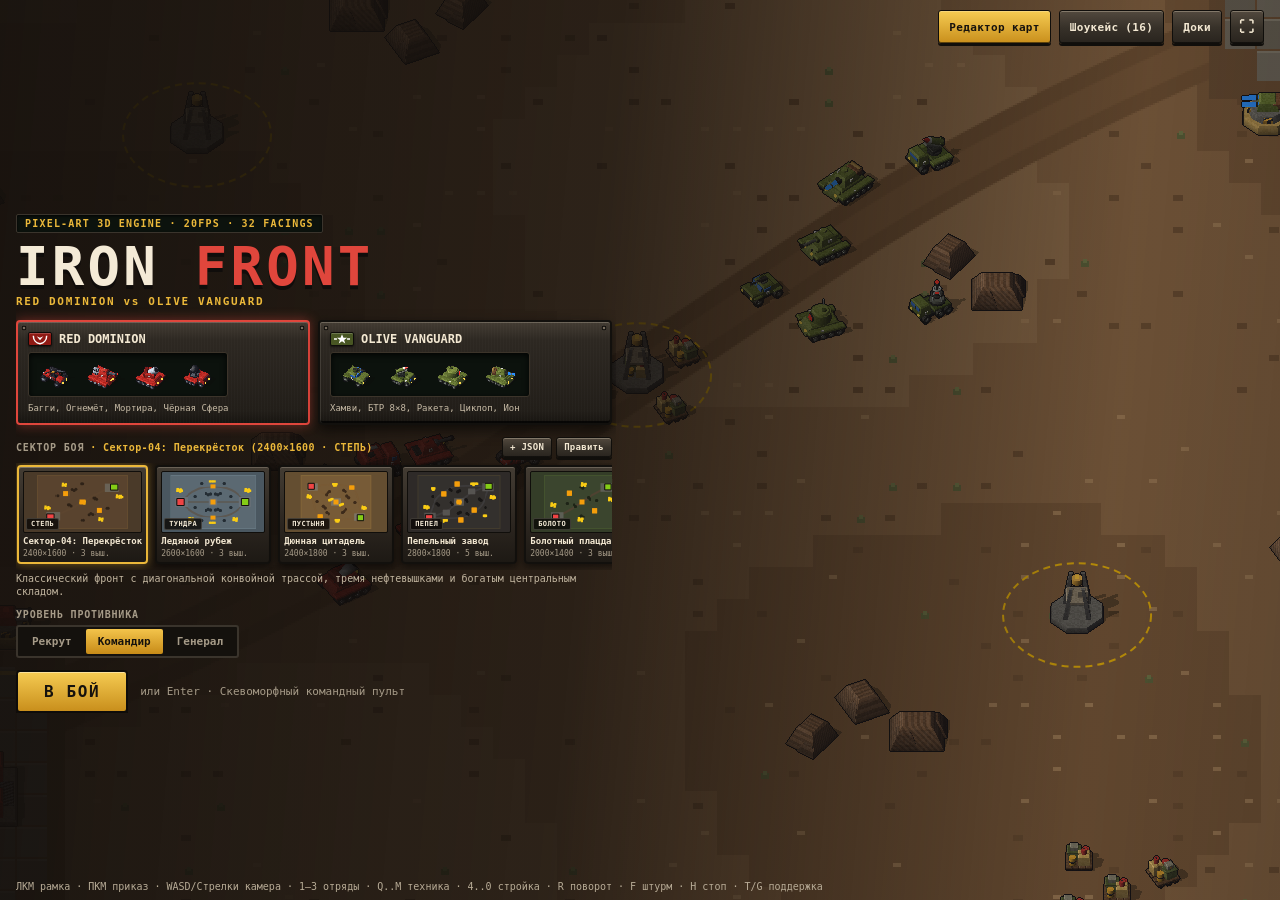
<file: index.html>
<!DOCTYPE html>
<html lang="ru">
<head>
  <meta charset="UTF-8" />
  <meta name="viewport" content="width=device-width, initial-scale=1.0, maximum-scale=1.0, user-scalable=no, viewport-fit=cover" />
  <title>IRON FRONT // Red Dominion vs Olive Vanguard RTS</title>
  <link rel="stylesheet" href="style.css?v=20261128d" />
</head>
<body class="fac-red">
  <div id="app" class="app">
    <canvas id="gameCanvas" class="game-canvas"></canvas>

    <!-- Title Screen -->
    <div id="titleScreen" class="title-screen">
      <div class="title-scrim"></div>
      <div class="title-top">
        <a href="editor.html" class="mech-btn brass" style="text-decoration:none;">Редактор карт</a>
        <a href="showcase.html" class="mech-btn" style="text-decoration:none;">Шоукейс (16)</a>
        <a href="docs.html" class="mech-btn" style="text-decoration:none;">Доки</a>
        <button id="titleFullscreenBtn" class="mech-btn icon-only" title="На весь экран">⛶</button>
      </div>

      <div class="title-hero">
        <div class="title-badge">PIXEL-ART 3D ENGINE · 20FPS · 32 FACINGS</div>
        <h1 class="title-logo">IRON <span>FRONT</span></h1>
        <p class="title-sub">RED DOMINION vs OLIVE VANGUARD</p>

        <!-- Faction Choice Dossier Cards -->
        <div class="fac-grid" id="facSelectGroup">
          <button type="button" class="fac-card red active" data-fac="red">
            <div class="fac-card-head">
              <span class="flag-badge red">
                <svg width="20" height="12" viewBox="0 0 14 9" fill="none">
                  <path d="M2 2C2 5 4 7.5 7 8C10 7.5 12 5 12 2" stroke="#fff" stroke-width="1.1"/>
                  <path d="M4.5 2.5L7 5.5L9.5 2.5L7 3.5Z" fill="#fff"/>
                </svg>
              </span>
              <strong>RED DOMINION</strong>
            </div>
            <div class="fac-preview" id="redCardPreview"></div>
            <small>Багги, Огнемёт, Мортира, Чёрная Сфера</small>
          </button>

          <button type="button" class="fac-card green" data-fac="green">
            <div class="fac-card-head">
              <span class="flag-badge green">
                <svg width="20" height="12" viewBox="0 0 14 9" fill="none">
                  <polygon points="7,1 8.1,3.5 10.8,3.6 8.6,5.2 9.4,7.8 7,6.2 4.6,7.8 5.4,5.2 3.2,3.6 5.9,3.5" fill="#fff"/>
                  <path d="M1 4.5H3.2M10.8 4.5H13" stroke="#fff" stroke-width="1.2"/>
                </svg>
              </span>
              <strong>OLIVE VANGUARD</strong>
            </div>
            <div class="fac-preview" id="greenCardPreview"></div>
            <small>Хамви, БТР 8×8, Ракета, Циклоп, Ион</small>
          </button>
        </div>

        <!-- Map / Sector Selector -->
        <div class="map-block">
          <div class="map-head">
            <div class="diff-label">СЕКТОР БОЯ <span class="map-selected-meta" id="mapSelectedMeta"></span></div>
            <div class="map-head-actions">
              <button type="button" id="importMapBtn" class="mech-btn tiny" title="Загрузить карту из JSON-файла">+ JSON</button>
              <a id="editSelectedMapLink" href="editor.html" class="mech-btn tiny" style="text-decoration:none;" title="Открыть выбранную карту в редакторе">Править</a>
              <input type="file" id="importMapInput" accept=".json,application/json" hidden />
            </div>
          </div>
          <div class="map-strip" id="mapSelectStrip" role="listbox" aria-label="Выбор карты"></div>
          <div class="map-desc" id="mapSelectedDesc"></div>
        </div>

        <div class="title-launch-row">
          <div class="diff-block">
            <div class="diff-label">УРОВЕНЬ ПРОТИВНИКА</div>
            <div class="seg-group" id="diffGroup">
              <button type="button" data-diff="easy">Рекрут</button>
              <button type="button" data-diff="normal" class="active">Командир</button>
              <button type="button" data-diff="hard">Генерал</button>
            </div>
          </div>

          <div class="title-cta-row">
            <button id="startGameBtn" class="cta-btn">В БОЙ</button>
            <span class="title-hint-desktop">или Enter · Скевоморфный командный пульт</span>
          </div>
        </div>
      </div>

      <div class="title-bottom-hint" id="titleHint">
        ЛКМ рамка · ПКМ приказ · WASD/Стрелки камера · 1–3 отряды · Q..M техника · 4..0 стройка · R поворот · F штурм · H стоп · T/G поддержка
      </div>
    </div>

    <!-- Structured Non-Overlapping Skeuomorphic Command HUD -->
    <div id="hudRoot" class="hud-root hidden">
      <!-- 1. Top Riveted Steel Telemetry Bar -->
      <header class="cmd-topbar">
        <div class="hud-left-meta">
          <div class="faction-plate" id="hudFactionBadge">
            <span class="flag-badge" id="hudFactionSvg"></span>
            <span id="hudFactionName">ДОМИНИОН</span>
          </div>

          <div class="lcd-bay">
            <div class="lcd-gauge" title="Припасы">
              <span class="lcd-k">ПРИП.</span>
              <span class="lcd-v brass" id="hudSupply">520</span>
            </div>

            <div class="lcd-gauge power" id="hudPowerPill" title="Энергосеть (Выработка / Расход)">
              <span class="lcd-k">СЕТЬ</span>
              <div class="pwr-stack">
                <span class="lcd-v" id="hudPower">30/0</span>
                <div class="pwr-track"><div class="pwr-fill" id="pwrFillBar"></div></div>
              </div>
            </div>

            <div class="lcd-gauge" title="Нефтевышки">
              <span class="lcd-k">ВЫШКИ</span>
              <span class="lcd-v" id="hudOutposts">0/3</span>
            </div>

            <div class="lcd-gauge time-g">
              <span class="lcd-v" id="hudUnits">0</span>
              <span class="lcd-sep">/</span>
              <span class="lcd-v dim" id="hudTime">00:00</span>
            </div>
          </div>
        </div>

        <div class="hud-top-actions">
          <button id="baseJumpBtn" class="mech-btn small" title="К штабу (Home)">Штаб</button>
          <button id="radarToggleBtn" class="mech-btn small mobile-only" title="Радар">Радар</button>
          <button id="muteBtn" class="mech-btn small" title="Звук">🔊</button>
          <button id="fullscreenBtn" class="mech-btn small" title="Полный экран">⛶</button>
          <button id="pauseBtn" class="mech-btn small" title="Пауза (P)">❚❚</button>
        </div>
      </header>

      <!-- 2. Middle Open Battlefield Layer (Guaranteed Below Topbar!) -->
      <div class="hud-middle">
        <div class="alert-banner hidden" id="alertBanner"></div>

        <div class="mode-banner hidden" id="modeBanner">
          <span id="modeBannerText">Укажите позицию</span>
          <div class="mode-banner-btns">
            <button id="rotateModeBtn" class="mech-btn small hidden" title="Повернуть на 90° (R)">↻ 0°</button>
            <button id="confirmModeBtn" class="mech-btn brass small">Принять</button>
            <button id="cancelModeBtn" class="mech-btn small">Отмена</button>
          </div>
        </div>

        <!-- Unified Riveted Tactical Switchboard -->
        <aside class="tac-rack" id="tacRack">
          <div class="rack-head">
            <span>ПУЛЬТ ПРИКАЗОВ</span>
            <button type="button" id="tacCollapseBtn" class="rack-fold mobile-only" title="Свернуть/Развернуть">▾</button>
          </div>
          <div class="rack-body" id="tacBody">
            <div class="cg-row">
              <button class="cg-btn" data-cg="1" title="Отряд 1"><span>1</span><small id="cgCount1">0</small></button>
              <button class="cg-btn" data-cg="2" title="Отряд 2"><span>2</span><small id="cgCount2">0</small></button>
              <button class="cg-btn" data-cg="3" title="Отряд 3"><span>3</span><small id="cgCount3">0</small></button>
            </div>
            <div class="tac-grid">
              <button id="boxModeBtn" class="mech-btn small mobile-only">Рамка</button>
              <button id="allArmyBtn" class="mech-btn small">Армия</button>
              <button id="attackMoveBtn" class="mech-btn small">Штурм</button>
              <button id="holdBtn" class="mech-btn small">Стоп</button>
            </div>
            <div class="power-grid">
              <button id="pwrRadarBtn" class="mech-btn small radio-btn" title="Авиа-разведка (T)">
                <span>Разведка</span><small id="pwrRadarCd">Готов</small>
              </button>
              <button id="pwrStrikeBtn" class="mech-btn small radio-btn" title="Артудар (G)">
                <span>Артудар</span><small id="pwrStrikeCd">Связь</small>
              </button>
            </div>
          </div>
        </aside>

        <!-- CRT Tactical Radar Housing -->
        <aside id="minimapWrap" class="minimap-wrap">
          <div class="minimap-header">
            <span id="minimapSector">РАДАР · СЕК-04</span>
            <span class="radar-led">●</span>
          </div>
          <div class="minimap-screen">
            <canvas id="minimapCanvas" width="178" height="118"></canvas>
          </div>
          <div class="minimap-footer">
            <span>СКАН</span>
            <span id="minimapEnemyCount">Враг: 0</span>
          </div>
        </aside>
      </div>

      <!-- 3. Bottom Cameo Production Console -->
      <footer class="cmd-dock">
        <div class="dock-top-strip">
          <div class="dock-tabs" id="dockTabs">
            <button id="tabUnitsBtn" class="dock-tab active">
              <span class="tab-led" id="tabUnitsDot"></span>
              <span>ТЕХНИКА</span>
            </button>
            <button id="tabBuildBtn" class="dock-tab">
              <span class="tab-led" id="tabBuildDot"></span>
              <span>ПОСТРОЙКИ</span>
            </button>
          </div>

          <div id="selectionBar" class="selection-bar hidden"></div>
        </div>

        <div class="dock-panels">
          <div class="dock-section units-sec">
            <div class="sec-plate wide-only" id="unitSecPlate">ТЕХНИКА · ВЫБЕРИТЕ ЗДАНИЕ</div>
            <div id="unitDock" class="cameo-rail"></div>
          </div>

          <div class="dock-divider wide-only"></div>

          <div class="dock-section builds-sec mobile-hidden" id="buildSectionWrap">
            <div class="sec-plate wide-only">СООРУЖЕНИЯ</div>
            <div id="buildDock" class="cameo-rail"></div>
          </div>
        </div>
      </footer>
    </div>

    <!-- Field Debriefing Modal -->
    <div id="statusModal" class="modal-backdrop hidden">
      <div class="modal-card">
        <div class="modal-emblem" id="modalEmblem"></div>
        <div class="modal-badge" id="modalBadge">ПАУЗА</div>
        <h2 id="modalTitle">СВОДКА ШТАБА</h2>
        <p id="modalSubtitle">Операция приостановлена.</p>
        <div class="modal-stats" id="modalStats"></div>
        <div class="modal-actions">
          <button id="modalResumeBtn" class="cta-btn small">Продолжить</button>
          <button id="modalRestartBtn" class="mech-btn">Реванш</button>
          <button id="modalMenuBtn" class="mech-btn">Сменить фракцию</button>
        </div>
      </div>
    </div>
  </div>

  <script src="js/maps.js?v=20261128a"></script>
  <script src="js/maps_builtin.js?v=20261128a"></script>
  <script src="js/mesh_core.js?v=20261128a"></script>
  <script src="js/units_meshes.js?v=20261128a"></script>
  <script src="js/buildings_meshes.js?v=20261128a"></script>
  <script src="js/sim.js?v=20261128b"></script>
  <script src="js/renderer3d.js?v=20261128b"></script>
  <script src="js/cursors.js?v=20261128c"></script>
  <script src="js/fog.js?v=20261128b"></script>
  <script src="js/particles.js?v=20261128b"></script>
  <script src="js/sound.js?v=20261128b"></script>
  <script src="js/renderer.js?v=20261128b"></script>
  <script src="js/main.js?v=20261128d"></script>
</body>
</html>
</file>
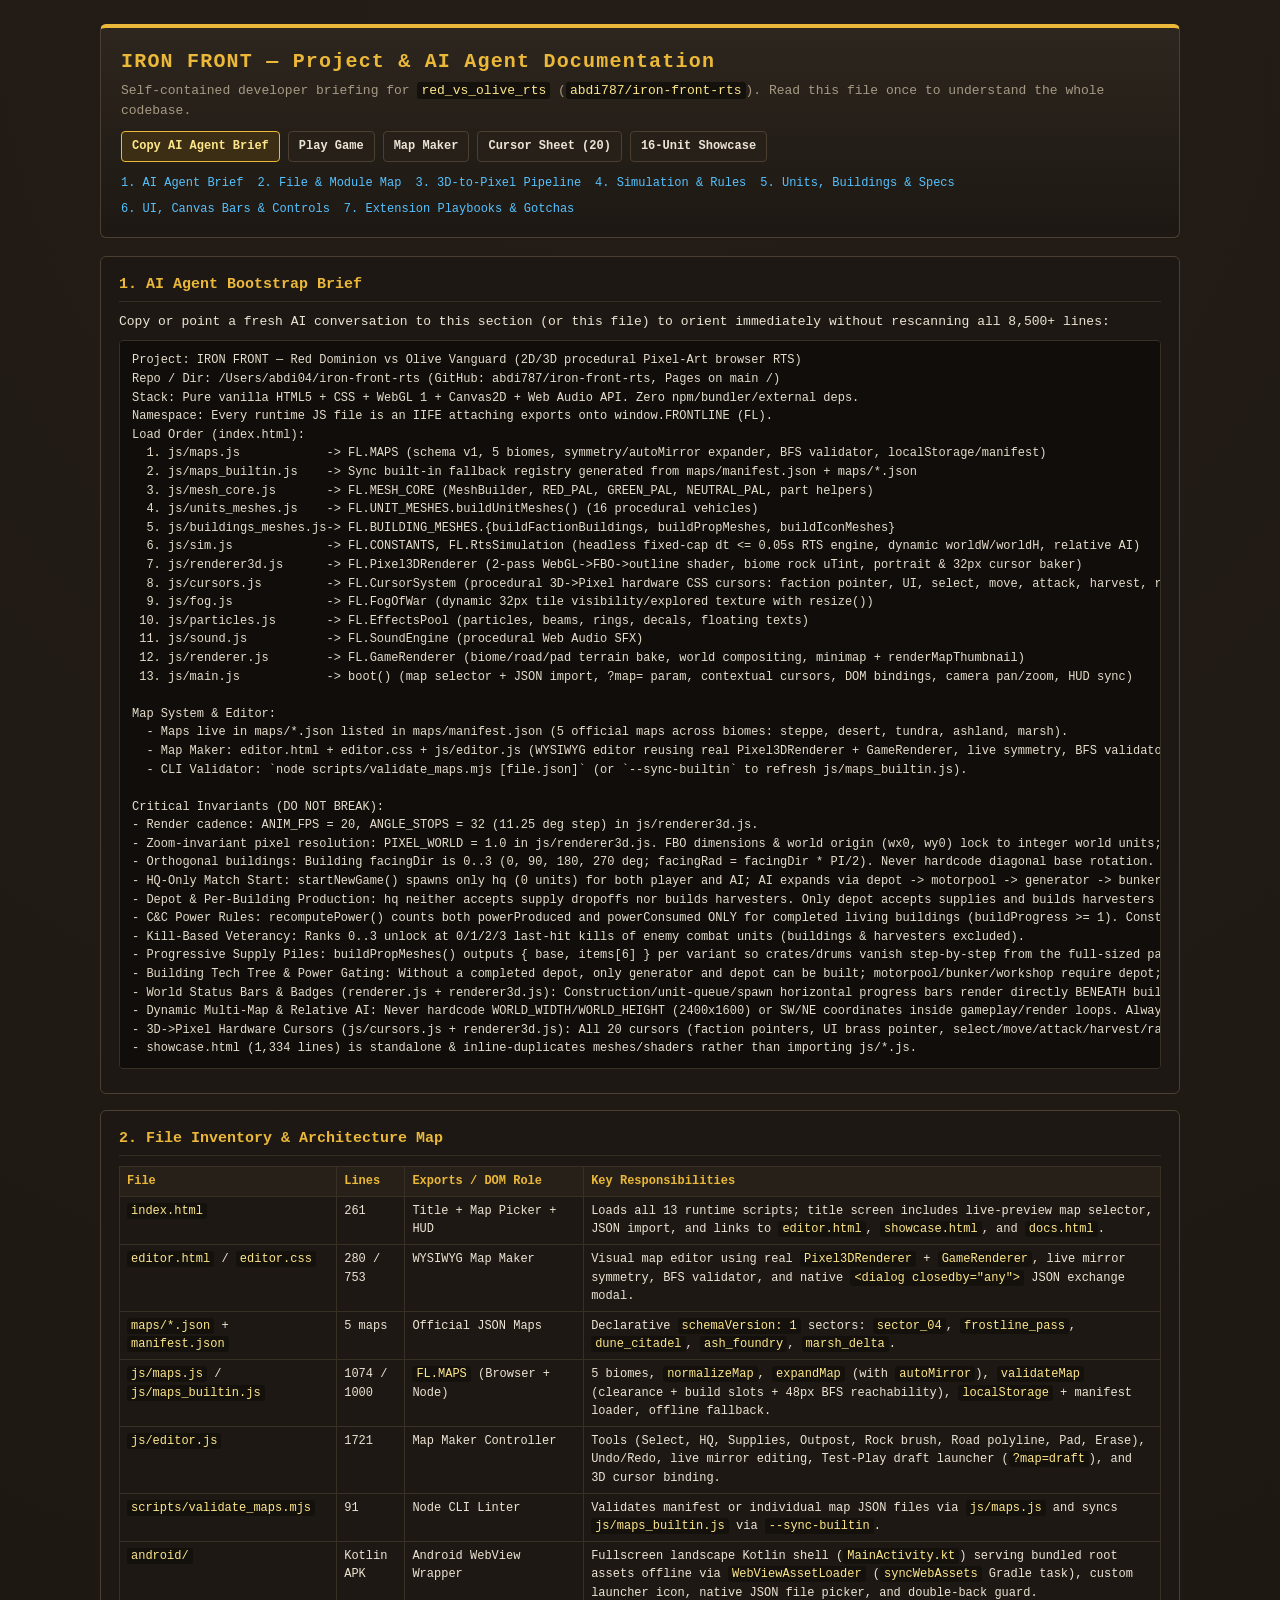
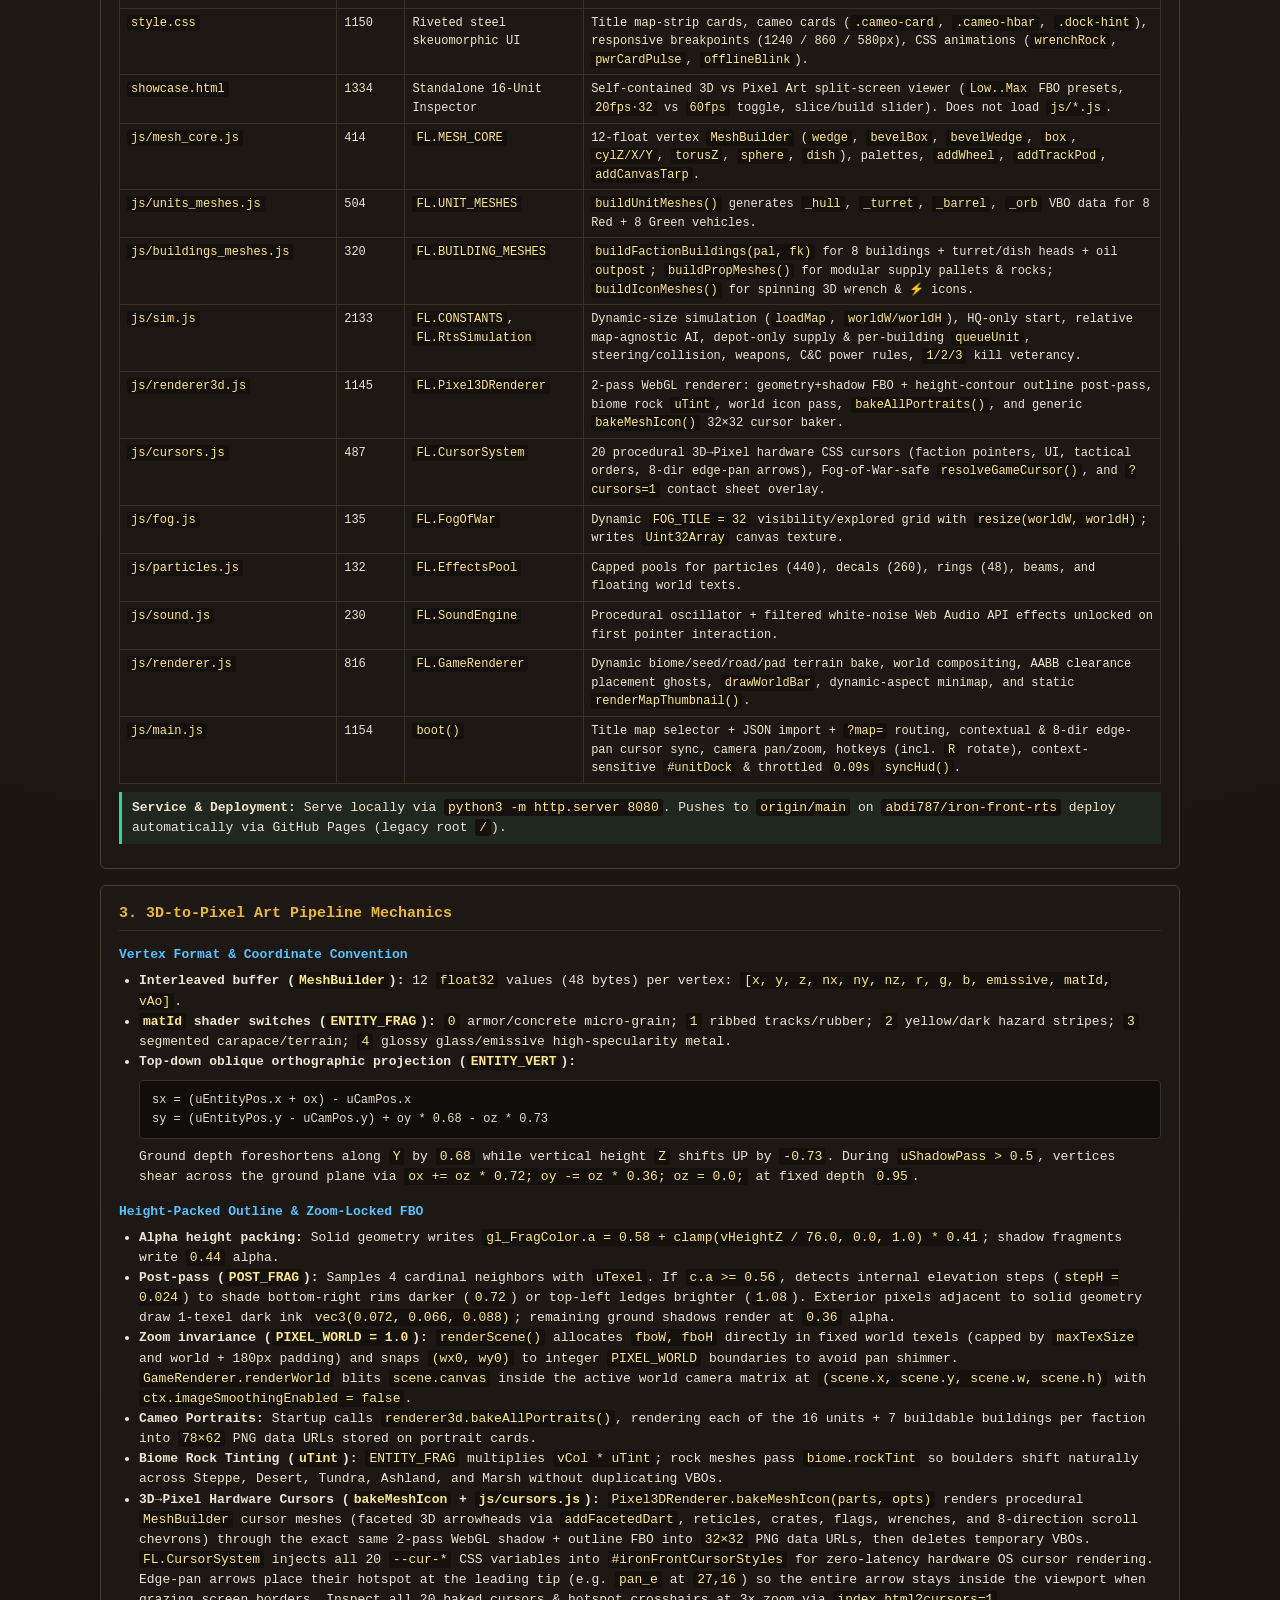
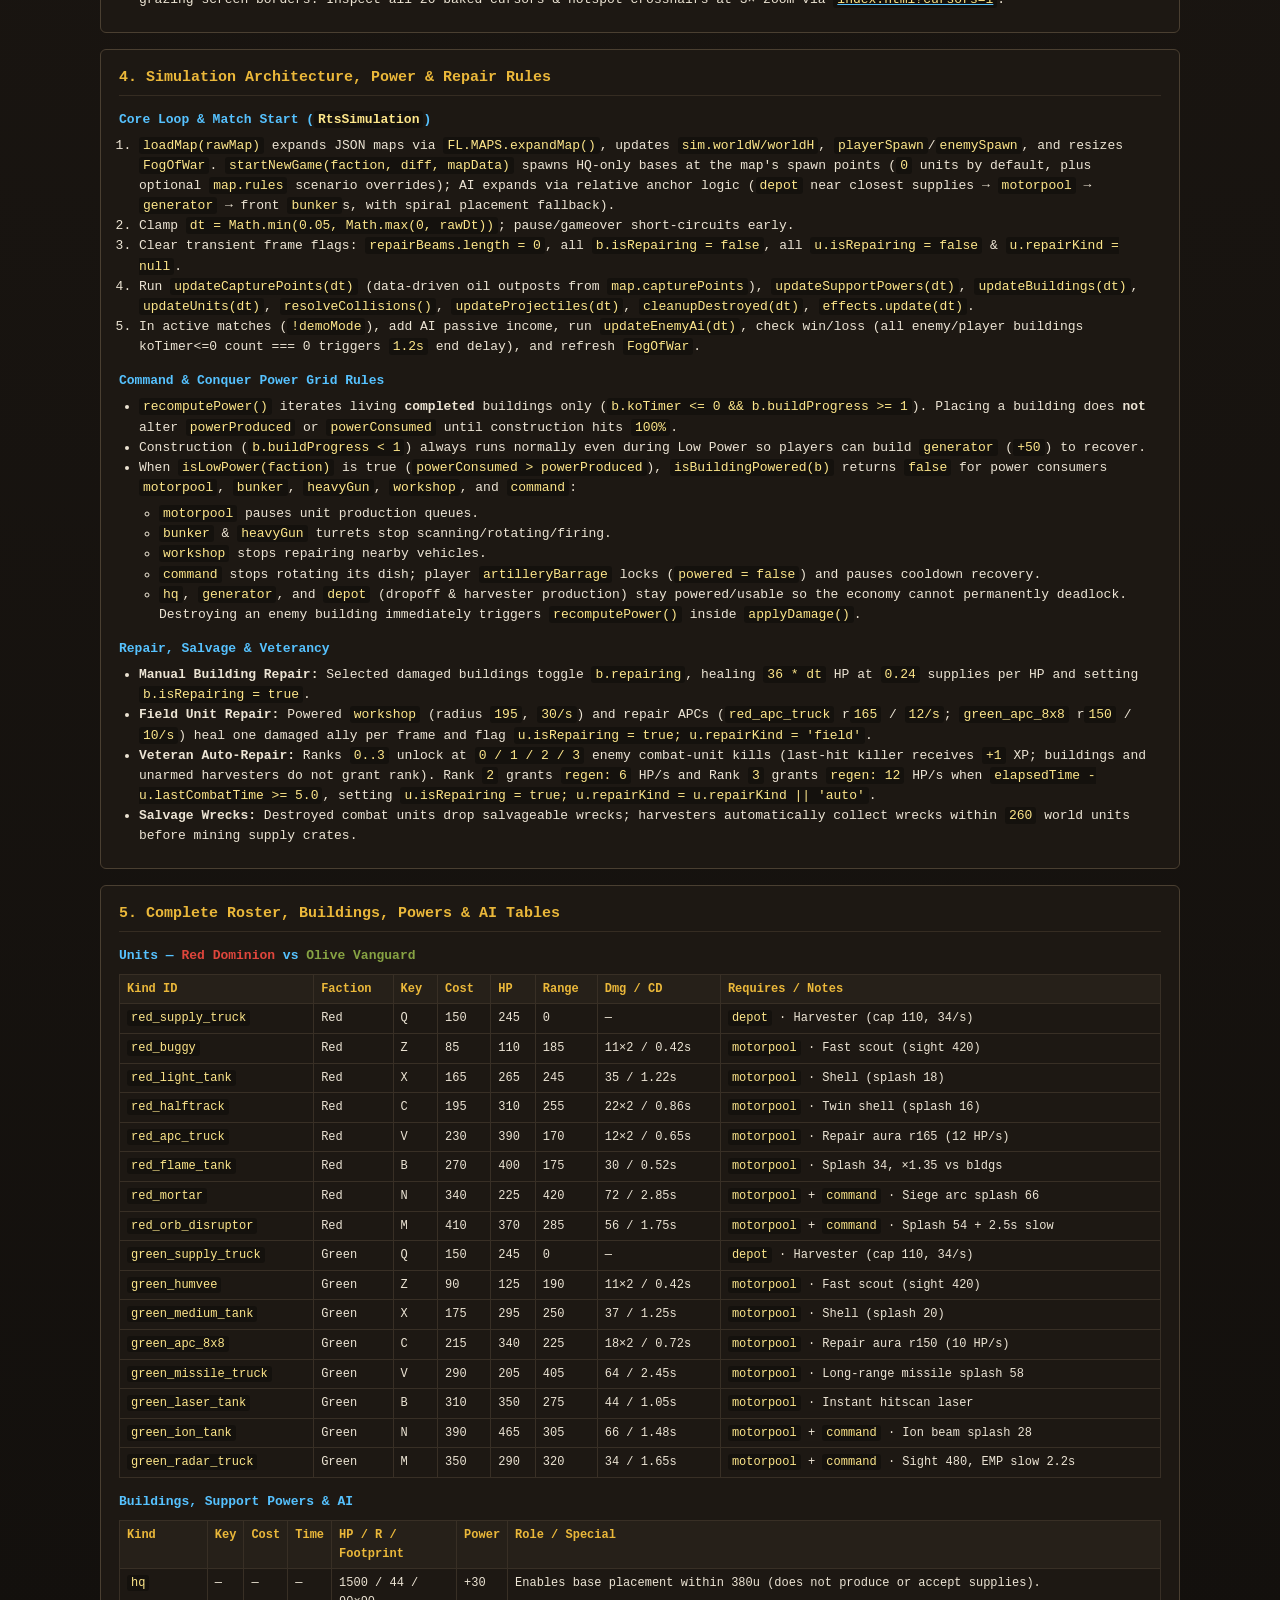
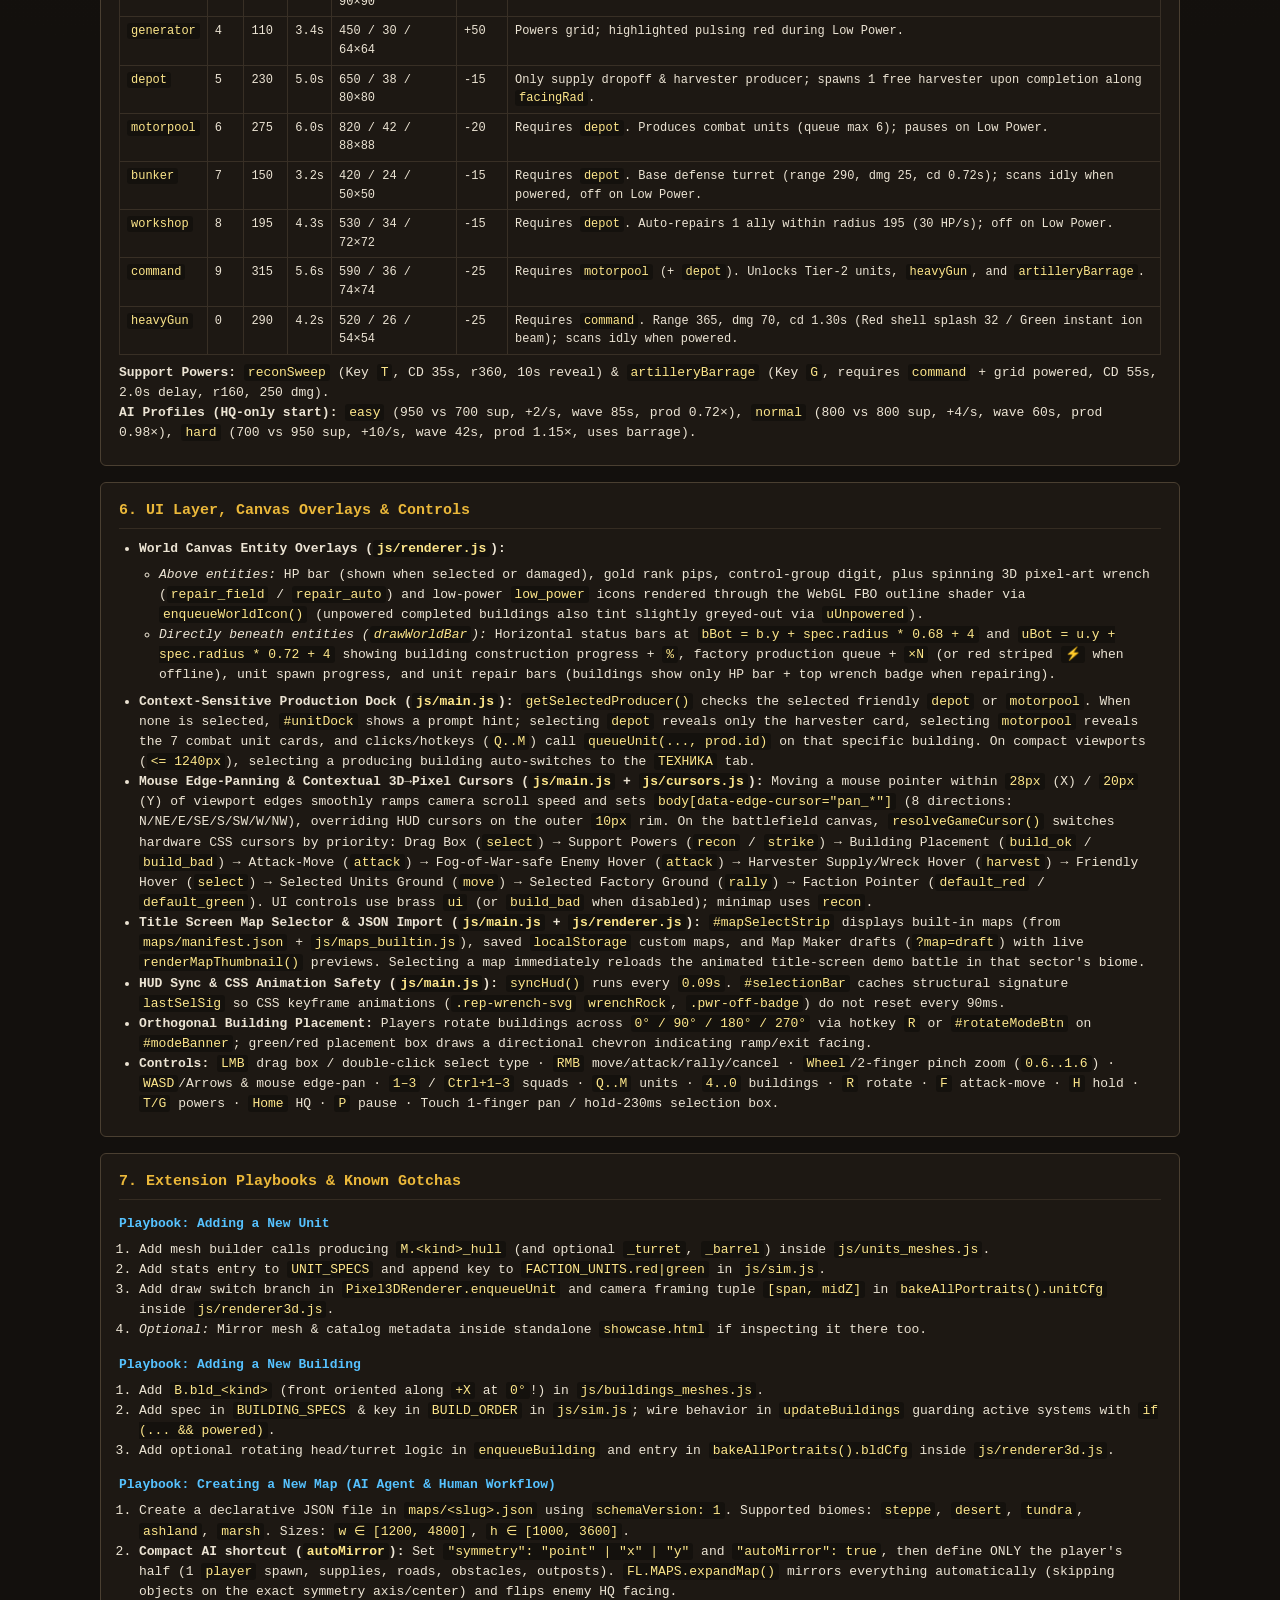
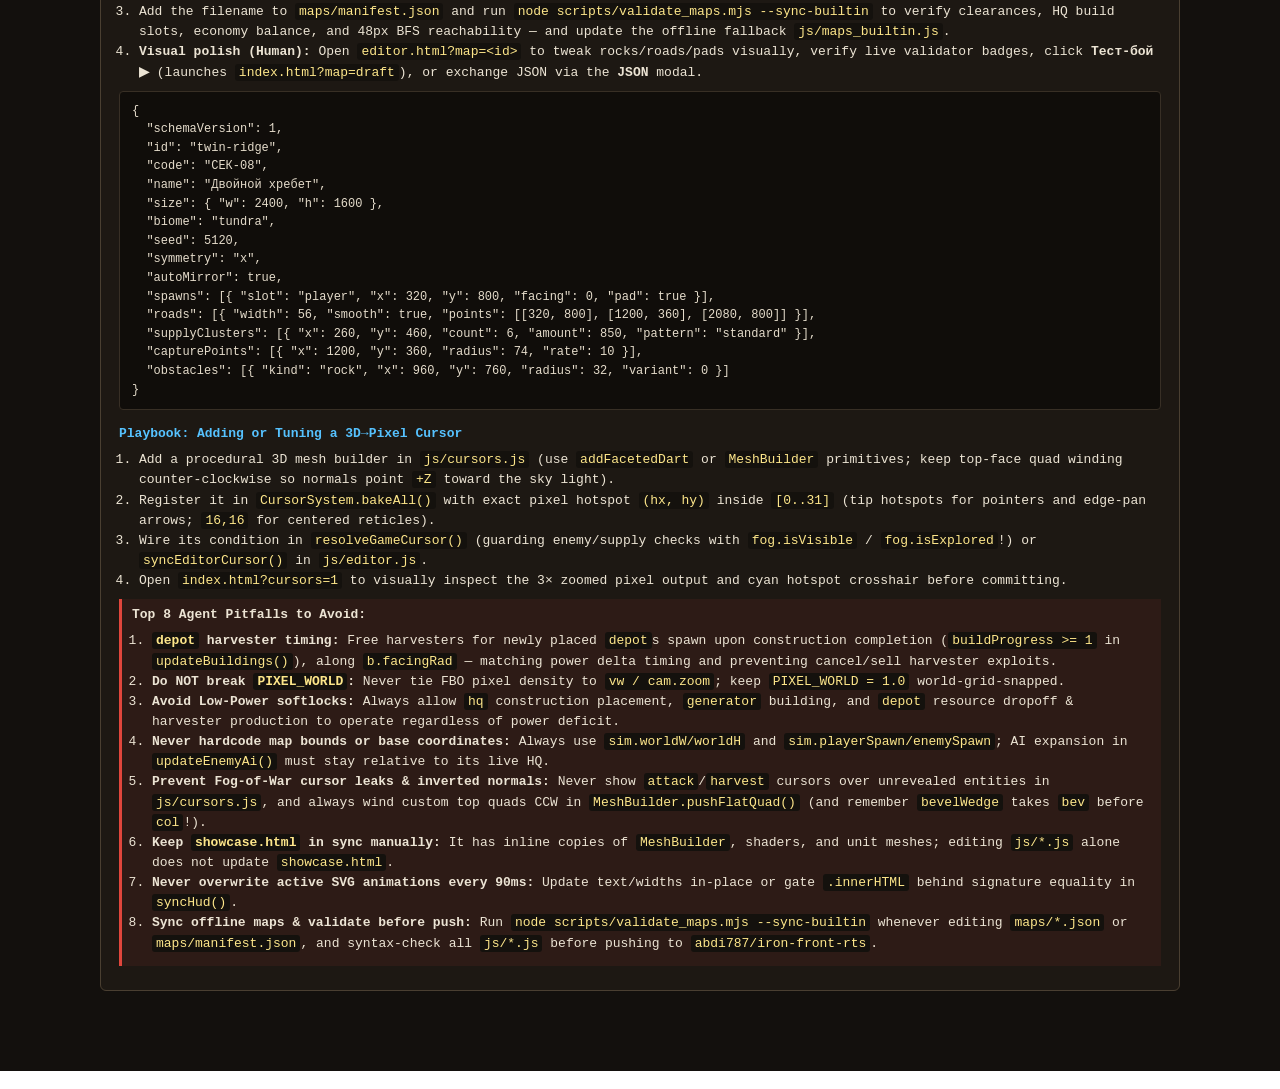
<file: docs.html>
<!DOCTYPE html>
<html lang="en">
<head>
  <meta charset="UTF-8" />
  <meta name="viewport" content="width=device-width, initial-scale=1.0" />
  <title>IRON FRONT — Architecture &amp; AI Agent Reference</title>
  <style>
    :root {
      --bg: #13100d;
      --panel: #1d1813;
      --panel-2: #262019;
      --border: #4a3f31;
      --text: #ece4d4;
      --muted: #a69a85;
      --brass: #ebb83a;
      --red: #e0463c;
      --green: #87a343;
      --cyan: #56c2ff;
      --emerald: #34d399;
    }
    * { box-sizing: border-box; }
    body {
      margin: 0;
      padding: 24px 16px 64px;
      background: radial-gradient(circle at 50% 0%, #241d17 0%, var(--bg) 65%);
      color: var(--text);
      font-family: ui-monospace, SFMono-Regular, Menlo, Monaco, Consolas, monospace;
      font-size: 13px;
      line-height: 1.55;
    }
    main { max-width: 1080px; margin: 0 auto; }
    header.hero {
      background: linear-gradient(180deg, #2d261e 0%, var(--panel) 100%);
      border: 1px solid var(--border);
      border-top: 4px solid var(--brass);
      border-radius: 6px;
      padding: 18px 20px;
      margin-bottom: 18px;
    }
    .hero-top { display: flex; flex-wrap: wrap; justify-content: space-between; align-items: center; gap: 10px; }
    h1 { margin: 0; font-size: 20px; letter-spacing: 0.06em; color: var(--brass); }
    .nav-links { display: flex; gap: 8px; flex-wrap: wrap; }
    .btn {
      appearance: none; cursor: pointer; text-decoration: none;
      background: var(--panel-2); color: var(--text);
      border: 1px solid var(--border); border-radius: 4px;
      padding: 5px 10px; font: inherit; font-size: 12px; font-weight: 700;
    }
    .btn:hover { border-color: var(--brass); color: var(--brass); }
    .btn.primary { background: #3c2e14; border-color: var(--brass); color: #fde68a; }
    .toc { display: flex; flex-wrap: wrap; gap: 8px 14px; margin-top: 12px; font-size: 12px; }
    .toc a { color: var(--cyan); text-decoration: none; }
    .toc a:hover { text-decoration: underline; }
    section {
      background: var(--panel);
      border: 1px solid var(--border);
      border-radius: 6px;
      padding: 16px 18px;
      margin-bottom: 16px;
    }
    h2 { margin: 0 0 10px; font-size: 15px; color: var(--brass); border-bottom: 1px solid #352c22; padding-bottom: 5px; }
    h3 { margin: 14px 0 6px; font-size: 13px; color: var(--cyan); }
    p, ul, ol { margin: 6px 0; }
    ul, ol { padding-left: 20px; }
    code { color: #fde68a; background: #14110d; padding: 1px 4px; border-radius: 3px; }
    pre {
      margin: 8px 0; padding: 10px 12px;
      background: #100d0a; border: 1px solid #382f25; border-radius: 4px;
      overflow-x: auto; font-size: 12px; color: #e5dccb;
    }
    table { width: 100%; border-collapse: collapse; margin: 8px 0; font-size: 12px; }
    th, td { border: 1px solid #382f25; padding: 5px 7px; text-align: left; vertical-align: top; }
    th { background: #262019; color: var(--brass); }
    .tag-red { color: var(--red); font-weight: 700; }
    .tag-green { color: var(--green); font-weight: 700; }
    .warn { border-left: 3px solid var(--red); padding: 6px 10px; background: rgba(224, 70, 60, 0.08); margin: 8px 0; }
    .ok { border-left: 3px solid var(--emerald); padding: 6px 10px; background: rgba(52, 211, 153, 0.08); margin: 8px 0; }
  </style>
</head>
<body>
<main>
  <header class="hero">
    <div class="hero-top">
      <div>
        <h1>IRON FRONT — Project &amp; AI Agent Documentation</h1>
        <p style="color:var(--muted);margin:4px 0 0;">Self-contained developer briefing for <code>red_vs_olive_rts</code> (<code>abdi787/iron-front-rts</code>). Read this file once to understand the whole codebase.</p>
      </div>
      <div class="nav-links">
        <button id="copyBriefBtn" class="btn primary" type="button">Copy AI Agent Brief</button>
        <a class="btn" href="index.html">Play Game</a>
        <a class="btn" href="editor.html">Map Maker</a>
        <a class="btn" href="index.html?cursors=1">Cursor Sheet (20)</a>
        <a class="btn" href="showcase.html">16-Unit Showcase</a>
      </div>
    </div>
    <nav class="toc">
      <a href="#brief">1. AI Agent Brief</a>
      <a href="#files">2. File &amp; Module Map</a>
      <a href="#render3d">3. 3D-to-Pixel Pipeline</a>
      <a href="#sim">4. Simulation &amp; Rules</a>
      <a href="#roster">5. Units, Buildings &amp; Specs</a>
      <a href="#ui">6. UI, Canvas Bars &amp; Controls</a>
      <a href="#playbooks">7. Extension Playbooks &amp; Gotchas</a>
    </nav>
  </header>

  <section id="brief">
    <h2>1. AI Agent Bootstrap Brief</h2>
    <p>Copy or point a fresh AI conversation to this section (or this file) to orient immediately without rescanning all 8,500+ lines:</p>
    <pre id="agentBriefPre">Project: IRON FRONT — Red Dominion vs Olive Vanguard (2D/3D procedural Pixel-Art browser RTS)
Repo / Dir: /Users/abdi04/iron-front-rts (GitHub: abdi787/iron-front-rts, Pages on main /)
Stack: Pure vanilla HTML5 + CSS + WebGL 1 + Canvas2D + Web Audio API. Zero npm/bundler/external deps.
Namespace: Every runtime JS file is an IIFE attaching exports onto window.FRONTLINE (FL).
Load Order (index.html):
  1. js/maps.js            -> FL.MAPS (schema v1, 5 biomes, symmetry/autoMirror expander, BFS validator, localStorage/manifest)
  2. js/maps_builtin.js    -> Sync built-in fallback registry generated from maps/manifest.json + maps/*.json
  3. js/mesh_core.js       -> FL.MESH_CORE (MeshBuilder, RED_PAL, GREEN_PAL, NEUTRAL_PAL, part helpers)
  4. js/units_meshes.js    -> FL.UNIT_MESHES.buildUnitMeshes() (16 procedural vehicles)
  5. js/buildings_meshes.js-> FL.BUILDING_MESHES.{buildFactionBuildings, buildPropMeshes, buildIconMeshes}
  6. js/sim.js             -> FL.CONSTANTS, FL.RtsSimulation (headless fixed-cap dt <= 0.05s RTS engine, dynamic worldW/worldH, relative AI)
  7. js/renderer3d.js      -> FL.Pixel3DRenderer (2-pass WebGL->FBO->outline shader, biome rock uTint, portrait & 32px cursor baker)
  8. js/cursors.js         -> FL.CursorSystem (procedural 3D->Pixel hardware CSS cursors: faction pointer, UI, select, move, attack, harvest, rally, build ok/bad, recon, strike, 8-dir edge-pan)
  9. js/fog.js             -> FL.FogOfWar (dynamic 32px tile visibility/explored texture with resize())
 10. js/particles.js       -> FL.EffectsPool (particles, beams, rings, decals, floating texts)
 11. js/sound.js           -> FL.SoundEngine (procedural Web Audio SFX)
 12. js/renderer.js        -> FL.GameRenderer (biome/road/pad terrain bake, world compositing, minimap + renderMapThumbnail)
 13. js/main.js            -> boot() (map selector + JSON import, ?map= param, contextual cursors, DOM bindings, camera pan/zoom, HUD sync)

Map System & Editor:
  - Maps live in maps/*.json listed in maps/manifest.json (5 official maps across biomes: steppe, desert, tundra, ashland, marsh).
  - Map Maker: editor.html + editor.css + js/editor.js (WYSIWYG editor reusing real Pixel3DRenderer + GameRenderer, live symmetry, BFS validator, localStorage library, Test-Play via ?map=draft, JSON import/export).
  - CLI Validator: `node scripts/validate_maps.mjs [file.json]` (or `--sync-builtin` to refresh js/maps_builtin.js).

Critical Invariants (DO NOT BREAK):
- Render cadence: ANIM_FPS = 20, ANGLE_STOPS = 32 (11.25 deg step) in js/renderer3d.js.
- Zoom-invariant pixel resolution: PIXEL_WORLD = 1.0 in js/renderer3d.js. FBO dimensions & world origin (wx0, wy0) lock to integer world units; renderer.js draws scene.canvas in world coordinates (scene.x, scene.y, scene.w, scene.h) with imageSmoothingEnabled=false. Never couple pixelWorld to cam.zoom or viewport width.
- Orthogonal buildings: Building facingDir is 0..3 (0, 90, 180, 270 deg; facingRad = facingDir * PI/2). Never hardcode diagonal base rotation. Units exit motorpool/depot along facingRad.
- HQ-Only Match Start: startNewGame() spawns only hq (0 units) for both player and AI; AI expands via depot -> motorpool -> generator -> bunkers.
- Depot & Per-Building Production: hq neither accepts supply dropoffs nor builds harvesters. Only depot accepts supplies and builds harvesters (plus spawns 1 free harvester upon build completion); only motorpool builds combat units. #unitDock is context-sensitive to the selected depot/motorpool and calls queueUnit(faction, kind, prod.id).
- C&C Power Rules: recomputePower() counts both powerProduced and powerConsumed ONLY for completed living buildings (buildProgress >= 1). Construction continues during low power. On isLowPower(), motorpool queues pause, bunker/heavyGun turrets stop firing, workshop stops healing, command radar stops & artilleryBarrage locks ("Нет ⚡"), while hq/generator/depot (dropoff + harvester queue) stay active to prevent softlocks.
- Kill-Based Veterancy: Ranks 0..3 unlock at 0/1/2/3 last-hit kills of enemy combat units (buildings & harvesters excluded).
- Progressive Supply Piles: buildPropMeshes() outputs { base, items[6] } per variant so crates/drums vanish step-by-step from the full-sized pallet instead of scaling down.
- Building Tech Tree & Power Gating: Without a completed depot, only generator and depot can be built; motorpool/bunker/workshop require depot; command requires motorpool (and depot); heavyGun requires command. Only once the grid is actually in Low Power (isLowPower: completed powerConsumed > powerProduced, matching the HUD gauge) are energy-dependent buildings (powerDelta < 0) blocked until generators restore power; buildings still under construction do not pre-lock cards.
- World Status Bars & Badges (renderer.js + renderer3d.js): Construction/unit-queue/spawn horizontal progress bars render directly BENEATH buildings (bBot) and units (uBot); building repair shows ONLY the HP bar + spinning 3D pixel-art wrench icon above (no duplicate bottom repair bar). Unpowered completed buildings tint slightly greyed-out via uUnpowered and display a spinning 3D pixel-art ⚡ icon (enqueueWorldIcon in renderer3d.js, meshes from buildIconMeshes in buildings_meshes.js). Placement ghosts visualize rectangular AABB clearance boundaries (getBuildingClearanceRect / getPropClearanceRect / rectsOverlap in sim.js + renderer.js) + base build radius + failure reason.
- Dynamic Multi-Map & Relative AI: Never hardcode WORLD_WIDTH/WORLD_HEIGHT (2400x1600) or SW/NE coordinates inside gameplay/render loops. Always read sim.worldW/sim.worldH, sim.playerSpawn/enemySpawn, and sim.currentMap. Enemy AI placement in updateEnemyAi() expands relative to its HQ & nearest supply cluster with spiral fallback.
- 3D->Pixel Hardware Cursors (js/cursors.js + renderer3d.js): All 20 cursors (faction pointers, UI brass pointer, select/move/attack/harvest/rally/build_ok/build_bad/recon/strike, and 8-direction edge-pan arrows) are procedural 3D meshes baked via bakeMeshIcon() into 32x32 PNG data URLs injected as CSS cursor: url(...). Edge-pan applies body[data-edge-cursor="pan_*"] so arrows stay active at viewport rims; resolveGameCursor() MUST respect FogOfWar so enemy/supply cursors never leak unrevealed entities. Inspect all 20 cursors & hotspots live at index.html?cursors=1.
- showcase.html (1,334 lines) is standalone & inline-duplicates meshes/shaders rather than importing js/*.js.</pre>
  </section>

  <section id="files">
    <h2>2. File Inventory &amp; Architecture Map</h2>
    <table>
      <thead>
        <tr><th>File</th><th>Lines</th><th>Exports / DOM Role</th><th>Key Responsibilities</th></tr>
      </thead>
      <tbody>
        <tr><td><code>index.html</code></td><td>261</td><td>Title + Map Picker + HUD</td><td>Loads all 13 runtime scripts; title screen includes live-preview map selector, JSON import, and links to <code>editor.html</code>, <code>showcase.html</code>, and <code>docs.html</code>.</td></tr>
        <tr><td><code>editor.html</code> / <code>editor.css</code></td><td>280 / 753</td><td>WYSIWYG Map Maker</td><td>Visual map editor using real <code>Pixel3DRenderer</code> + <code>GameRenderer</code>, live mirror symmetry, BFS validator, and native <code>&lt;dialog closedby="any"&gt;</code> JSON exchange modal.</td></tr>
        <tr><td><code>maps/*.json</code> + <code>manifest.json</code></td><td>5 maps</td><td>Official JSON Maps</td><td>Declarative <code>schemaVersion: 1</code> sectors: <code>sector_04</code>, <code>frostline_pass</code>, <code>dune_citadel</code>, <code>ash_foundry</code>, <code>marsh_delta</code>.</td></tr>
        <tr><td><code>js/maps.js</code> / <code>js/maps_builtin.js</code></td><td>1074 / 1000</td><td><code>FL.MAPS</code> (Browser + Node)</td><td>5 biomes, <code>normalizeMap</code>, <code>expandMap</code> (with <code>autoMirror</code>), <code>validateMap</code> (clearance + build slots + 48px BFS reachability), <code>localStorage</code> + manifest loader, offline fallback.</td></tr>
        <tr><td><code>js/editor.js</code></td><td>1721</td><td>Map Maker Controller</td><td>Tools (Select, HQ, Supplies, Outpost, Rock brush, Road polyline, Pad, Erase), Undo/Redo, live mirror editing, Test-Play draft launcher (<code>?map=draft</code>), and 3D cursor binding.</td></tr>
        <tr><td><code>scripts/validate_maps.mjs</code></td><td>91</td><td>Node CLI Linter</td><td>Validates manifest or individual map JSON files via <code>js/maps.js</code> and syncs <code>js/maps_builtin.js</code> via <code>--sync-builtin</code>.</td></tr>
        <tr><td><code>android/</code></td><td>Kotlin APK</td><td>Android WebView Wrapper</td><td>Fullscreen landscape Kotlin shell (<code>MainActivity.kt</code>) serving bundled root assets offline via <code>WebViewAssetLoader</code> (<code>syncWebAssets</code> Gradle task), custom launcher icon, native JSON file picker, and double-back guard.</td></tr>
        <tr><td><code>style.css</code></td><td>1150</td><td>Riveted steel skeuomorphic UI</td><td>Title map-strip cards, cameo cards (<code>.cameo-card</code>, <code>.cameo-hbar</code>, <code>.dock-hint</code>), responsive breakpoints (1240 / 860 / 580px), CSS animations (<code>wrenchRock</code>, <code>pwrCardPulse</code>, <code>offlineBlink</code>).</td></tr>
        <tr><td><code>showcase.html</code></td><td>1334</td><td>Standalone 16-Unit Inspector</td><td>Self-contained 3D vs Pixel Art split-screen viewer (<code>Low..Max</code> FBO presets, <code>20fps·32</code> vs <code>60fps</code> toggle, slice/build slider). Does not load <code>js/*.js</code>.</td></tr>
        <tr><td><code>js/mesh_core.js</code></td><td>414</td><td><code>FL.MESH_CORE</code></td><td>12-float vertex <code>MeshBuilder</code> (<code>wedge</code>, <code>bevelBox</code>, <code>bevelWedge</code>, <code>box</code>, <code>cylZ/X/Y</code>, <code>torusZ</code>, <code>sphere</code>, <code>dish</code>), palettes, <code>addWheel</code>, <code>addTrackPod</code>, <code>addCanvasTarp</code>.</td></tr>
        <tr><td><code>js/units_meshes.js</code></td><td>504</td><td><code>FL.UNIT_MESHES</code></td><td><code>buildUnitMeshes()</code> generates <code>_hull</code>, <code>_turret</code>, <code>_barrel</code>, <code>_orb</code> VBO data for 8 Red + 8 Green vehicles.</td></tr>
        <tr><td><code>js/buildings_meshes.js</code></td><td>320</td><td><code>FL.BUILDING_MESHES</code></td><td><code>buildFactionBuildings(pal, fk)</code> for 8 buildings + turret/dish heads + oil <code>outpost</code>; <code>buildPropMeshes()</code> for modular supply pallets &amp; rocks; <code>buildIconMeshes()</code> for spinning 3D wrench &amp; ⚡ icons.</td></tr>
        <tr><td><code>js/sim.js</code></td><td>2133</td><td><code>FL.CONSTANTS</code>, <code>FL.RtsSimulation</code></td><td>Dynamic-size simulation (<code>loadMap</code>, <code>worldW/worldH</code>), HQ-only start, relative map-agnostic AI, depot-only supply &amp; per-building <code>queueUnit</code>, steering/collision, weapons, C&amp;C power rules, <code>1/2/3</code> kill veterancy.</td></tr>
        <tr><td><code>js/renderer3d.js</code></td><td>1145</td><td><code>FL.Pixel3DRenderer</code></td><td>2-pass WebGL renderer: geometry+shadow FBO + height-contour outline post-pass, biome rock <code>uTint</code>, world icon pass, <code>bakeAllPortraits()</code>, and generic <code>bakeMeshIcon()</code> 32×32 cursor baker.</td></tr>
        <tr><td><code>js/cursors.js</code></td><td>487</td><td><code>FL.CursorSystem</code></td><td>20 procedural 3D→Pixel hardware CSS cursors (faction pointers, UI, tactical orders, 8-dir edge-pan arrows), Fog-of-War-safe <code>resolveGameCursor()</code>, and <code>?cursors=1</code> contact sheet overlay.</td></tr>
        <tr><td><code>js/fog.js</code></td><td>135</td><td><code>FL.FogOfWar</code></td><td>Dynamic <code>FOG_TILE = 32</code> visibility/explored grid with <code>resize(worldW, worldH)</code>; writes <code>Uint32Array</code> canvas texture.</td></tr>
        <tr><td><code>js/particles.js</code></td><td>132</td><td><code>FL.EffectsPool</code></td><td>Capped pools for particles (440), decals (260), rings (48), beams, and floating world texts.</td></tr>
        <tr><td><code>js/sound.js</code></td><td>230</td><td><code>FL.SoundEngine</code></td><td>Procedural oscillator + filtered white-noise Web Audio API effects unlocked on first pointer interaction.</td></tr>
        <tr><td><code>js/renderer.js</code></td><td>816</td><td><code>FL.GameRenderer</code></td><td>Dynamic biome/seed/road/pad terrain bake, world compositing, AABB clearance placement ghosts, <code>drawWorldBar</code>, dynamic-aspect minimap, and static <code>renderMapThumbnail()</code>.</td></tr>
        <tr><td><code>js/main.js</code></td><td>1154</td><td><code>boot()</code></td><td>Title map selector + JSON import + <code>?map=</code> routing, contextual &amp; 8-dir edge-pan cursor sync, camera pan/zoom, hotkeys (incl. <code>R</code> rotate), context-sensitive <code>#unitDock</code> &amp; throttled <code>0.09s</code> <code>syncHud()</code>.</td></tr>
      </tbody>
    </table>
    <p class="ok"><strong>Service &amp; Deployment:</strong> Serve locally via <code>python3 -m http.server 8080</code>. Pushes to <code>origin/main</code> on <code>abdi787/iron-front-rts</code> deploy automatically via GitHub Pages (legacy root <code>/</code>).</p>
  </section>

  <section id="render3d">
    <h2>3. 3D-to-Pixel Art Pipeline Mechanics</h2>
    <h3>Vertex Format &amp; Coordinate Convention</h3>
    <ul>
      <li><strong>Interleaved buffer (<code>MeshBuilder</code>):</strong> 12 <code>float32</code> values (48 bytes) per vertex: <code>[x, y, z, nx, ny, nz, r, g, b, emissive, matId, vAo]</code>.</li>
      <li><strong><code>matId</code> shader switches (<code>ENTITY_FRAG</code>):</strong> <code>0</code> armor/concrete micro-grain; <code>1</code> ribbed tracks/rubber; <code>2</code> yellow/dark hazard stripes; <code>3</code> segmented carapace/terrain; <code>4</code> glossy glass/emissive high-specularity metal.</li>
      <li><strong>Top-down oblique orthographic projection (<code>ENTITY_VERT</code>):</strong>
        <pre>sx = (uEntityPos.x + ox) - uCamPos.x
sy = (uEntityPos.y - uCamPos.y) + oy * 0.68 - oz * 0.73</pre>
        Ground depth foreshortens along <code>Y</code> by <code>0.68</code> while vertical height <code>Z</code> shifts UP by <code>-0.73</code>. During <code>uShadowPass &gt; 0.5</code>, vertices shear across the ground plane via <code>ox += oz * 0.72; oy -= oz * 0.36; oz = 0.0;</code> at fixed depth <code>0.95</code>.
      </li>
    </ul>

    <h3>Height-Packed Outline &amp; Zoom-Locked FBO</h3>
    <ul>
      <li><strong>Alpha height packing:</strong> Solid geometry writes <code>gl_FragColor.a = 0.58 + clamp(vHeightZ / 76.0, 0.0, 1.0) * 0.41</code>; shadow fragments write <code>0.44</code> alpha.</li>
      <li><strong>Post-pass (<code>POST_FRAG</code>):</strong> Samples 4 cardinal neighbors with <code>uTexel</code>. If <code>c.a &gt;= 0.56</code>, detects internal elevation steps (<code>stepH = 0.024</code>) to shade bottom-right rims darker (<code>0.72</code>) or top-left ledges brighter (<code>1.08</code>). Exterior pixels adjacent to solid geometry draw 1-texel dark ink <code>vec3(0.072, 0.066, 0.088)</code>; remaining ground shadows render at <code>0.36</code> alpha.</li>
      <li><strong>Zoom invariance (<code>PIXEL_WORLD = 1.0</code>):</strong> <code>renderScene()</code> allocates <code>fboW, fboH</code> directly in fixed world texels (capped by <code>maxTexSize</code> and world + 180px padding) and snaps <code>(wx0, wy0)</code> to integer <code>PIXEL_WORLD</code> boundaries to avoid pan shimmer. <code>GameRenderer.renderWorld</code> blits <code>scene.canvas</code> inside the active world camera matrix at <code>(scene.x, scene.y, scene.w, scene.h)</code> with <code>ctx.imageSmoothingEnabled = false</code>.</li>
      <li><strong>Cameo Portraits:</strong> Startup calls <code>renderer3d.bakeAllPortraits()</code>, rendering each of the 16 units + 7 buildable buildings per faction into <code>78×62</code> PNG data URLs stored on portrait cards.</li>
      <li><strong>Biome Rock Tinting (<code>uTint</code>):</strong> <code>ENTITY_FRAG</code> multiplies <code>vCol * uTint</code>; rock meshes pass <code>biome.rockTint</code> so boulders shift naturally across Steppe, Desert, Tundra, Ashland, and Marsh without duplicating VBOs.</li>
      <li><strong>3D→Pixel Hardware Cursors (<code>bakeMeshIcon</code> + <code>js/cursors.js</code>):</strong> <code>Pixel3DRenderer.bakeMeshIcon(parts, opts)</code> renders procedural <code>MeshBuilder</code> cursor meshes (faceted 3D arrowheads via <code>addFacetedDart</code>, reticles, crates, flags, wrenches, and 8-direction scroll chevrons) through the exact same 2-pass WebGL shadow + outline FBO into <code>32×32</code> PNG data URLs, then deletes temporary VBOs. <code>FL.CursorSystem</code> injects all 20 <code>--cur-*</code> CSS variables into <code>#ironFrontCursorStyles</code> for zero-latency hardware OS cursor rendering. Edge-pan arrows place their hotspot at the leading tip (e.g. <code>pan_e</code> at <code>27,16</code>) so the entire arrow stays inside the viewport when grazing screen borders. Inspect all 20 baked cursors &amp; hotspot crosshairs at 3× zoom via <a href="index.html?cursors=1" style="color:var(--cyan);"><code>index.html?cursors=1</code></a>.</li>
    </ul>
  </section>

  <section id="sim">
    <h2>4. Simulation Architecture, Power &amp; Repair Rules</h2>
    <h3>Core Loop &amp; Match Start (<code>RtsSimulation</code>)</h3>
    <ol>
      <li><code>loadMap(rawMap)</code> expands JSON maps via <code>FL.MAPS.expandMap()</code>, updates <code>sim.worldW/worldH</code>, <code>playerSpawn</code>/<code>enemySpawn</code>, and resizes <code>FogOfWar</code>. <code>startNewGame(faction, diff, mapData)</code> spawns HQ-only bases at the map's spawn points (<code>0</code> units by default, plus optional <code>map.rules</code> scenario overrides); AI expands via relative anchor logic (<code>depot</code> near closest supplies → <code>motorpool</code> → <code>generator</code> → front <code>bunker</code>s, with spiral placement fallback).</li>
      <li>Clamp <code>dt = Math.min(0.05, Math.max(0, rawDt))</code>; pause/gameover short-circuits early.</li>
      <li>Clear transient frame flags: <code>repairBeams.length = 0</code>, all <code>b.isRepairing = false</code>, all <code>u.isRepairing = false</code> &amp; <code>u.repairKind = null</code>.</li>
      <li>Run <code>updateCapturePoints(dt)</code> (data-driven oil outposts from <code>map.capturePoints</code>), <code>updateSupportPowers(dt)</code>, <code>updateBuildings(dt)</code>, <code>updateUnits(dt)</code>, <code>resolveCollisions()</code>, <code>updateProjectiles(dt)</code>, <code>cleanupDestroyed(dt)</code>, <code>effects.update(dt)</code>.</li>
      <li>In active matches (<code>!demoMode</code>), add AI passive income, run <code>updateEnemyAi(dt)</code>, check win/loss (all enemy/player buildings koTimer&lt;=0 count === 0 triggers <code>1.2s</code> end delay), and refresh <code>FogOfWar</code>.</li>
    </ol>

    <h3>Command &amp; Conquer Power Grid Rules</h3>
    <ul>
      <li><code>recomputePower()</code> iterates living <strong>completed</strong> buildings only (<code>b.koTimer &lt;= 0 &amp;&amp; b.buildProgress &gt;= 1</code>). Placing a building does <strong>not</strong> alter <code>powerProduced</code> or <code>powerConsumed</code> until construction hits <code>100%</code>.</li>
      <li>Construction (<code>b.buildProgress &lt; 1</code>) always runs normally even during Low Power so players can build <code>generator</code> (<code>+50</code>) to recover.</li>
      <li>When <code>isLowPower(faction)</code> is true (<code>powerConsumed &gt; powerProduced</code>), <code>isBuildingPowered(b)</code> returns <code>false</code> for power consumers <code>motorpool</code>, <code>bunker</code>, <code>heavyGun</code>, <code>workshop</code>, and <code>command</code>:
        <ul>
          <li><code>motorpool</code> pauses unit production queues.</li>
          <li><code>bunker</code> &amp; <code>heavyGun</code> turrets stop scanning/rotating/firing.</li>
          <li><code>workshop</code> stops repairing nearby vehicles.</li>
          <li><code>command</code> stops rotating its dish; player <code>artilleryBarrage</code> locks (<code>powered = false</code>) and pauses cooldown recovery.</li>
          <li><code>hq</code>, <code>generator</code>, and <code>depot</code> (dropoff &amp; harvester production) stay powered/usable so the economy cannot permanently deadlock. Destroying an enemy building immediately triggers <code>recomputePower()</code> inside <code>applyDamage()</code>.</li>
        </ul>
      </li>
    </ul>

    <h3>Repair, Salvage &amp; Veterancy</h3>
    <ul>
      <li><strong>Manual Building Repair:</strong> Selected damaged buildings toggle <code>b.repairing</code>, healing <code>36 * dt</code> HP at <code>0.24</code> supplies per HP and setting <code>b.isRepairing = true</code>.</li>
      <li><strong>Field Unit Repair:</strong> Powered <code>workshop</code> (radius <code>195</code>, <code>30/s</code>) and repair APCs (<code>red_apc_truck</code> r<code>165</code> / <code>12/s</code>; <code>green_apc_8x8</code> r<code>150</code> / <code>10/s</code>) heal one damaged ally per frame and flag <code>u.isRepairing = true; u.repairKind = 'field'</code>.</li>
      <li><strong>Veteran Auto-Repair:</strong> Ranks <code>0..3</code> unlock at <code>0 / 1 / 2 / 3</code> enemy combat-unit kills (last-hit killer receives <code>+1</code> XP; buildings and unarmed harvesters do not grant rank). Rank <code>2</code> grants <code>regen: 6</code> HP/s and Rank <code>3</code> grants <code>regen: 12</code> HP/s when <code>elapsedTime - u.lastCombatTime &gt;= 5.0</code>, setting <code>u.isRepairing = true; u.repairKind = u.repairKind || 'auto'</code>.</li>
      <li><strong>Salvage Wrecks:</strong> Destroyed combat units drop salvageable wrecks; harvesters automatically collect wrecks within <code>260</code> world units before mining supply crates.</li>
    </ul>
  </section>

  <section id="roster">
    <h2>5. Complete Roster, Buildings, Powers &amp; AI Tables</h2>
    <h3>Units — <span class="tag-red">Red Dominion</span> vs <span class="tag-green">Olive Vanguard</span></h3>
    <table>
      <thead>
        <tr><th>Kind ID</th><th>Faction</th><th>Key</th><th>Cost</th><th>HP</th><th>Range</th><th>Dmg / CD</th><th>Requires / Notes</th></tr>
      </thead>
      <tbody>
        <tr><td><code>red_supply_truck</code></td><td>Red</td><td>Q</td><td>150</td><td>245</td><td>0</td><td>—</td><td><code>depot</code> · Harvester (cap 110, 34/s)</td></tr>
        <tr><td><code>red_buggy</code></td><td>Red</td><td>Z</td><td>85</td><td>110</td><td>185</td><td>11×2 / 0.42s</td><td><code>motorpool</code> · Fast scout (sight 420)</td></tr>
        <tr><td><code>red_light_tank</code></td><td>Red</td><td>X</td><td>165</td><td>265</td><td>245</td><td>35 / 1.22s</td><td><code>motorpool</code> · Shell (splash 18)</td></tr>
        <tr><td><code>red_halftrack</code></td><td>Red</td><td>C</td><td>195</td><td>310</td><td>255</td><td>22×2 / 0.86s</td><td><code>motorpool</code> · Twin shell (splash 16)</td></tr>
        <tr><td><code>red_apc_truck</code></td><td>Red</td><td>V</td><td>230</td><td>390</td><td>170</td><td>12×2 / 0.65s</td><td><code>motorpool</code> · Repair aura r165 (12 HP/s)</td></tr>
        <tr><td><code>red_flame_tank</code></td><td>Red</td><td>B</td><td>270</td><td>400</td><td>175</td><td>30 / 0.52s</td><td><code>motorpool</code> · Splash 34, ×1.35 vs bldgs</td></tr>
        <tr><td><code>red_mortar</code></td><td>Red</td><td>N</td><td>340</td><td>225</td><td>420</td><td>72 / 2.85s</td><td><code>motorpool</code> + <code>command</code> · Siege arc splash 66</td></tr>
        <tr><td><code>red_orb_disruptor</code></td><td>Red</td><td>M</td><td>410</td><td>370</td><td>285</td><td>56 / 1.75s</td><td><code>motorpool</code> + <code>command</code> · Splash 54 + 2.5s slow</td></tr>
        <tr><td><code>green_supply_truck</code></td><td>Green</td><td>Q</td><td>150</td><td>245</td><td>0</td><td>—</td><td><code>depot</code> · Harvester (cap 110, 34/s)</td></tr>
        <tr><td><code>green_humvee</code></td><td>Green</td><td>Z</td><td>90</td><td>125</td><td>190</td><td>11×2 / 0.42s</td><td><code>motorpool</code> · Fast scout (sight 420)</td></tr>
        <tr><td><code>green_medium_tank</code></td><td>Green</td><td>X</td><td>175</td><td>295</td><td>250</td><td>37 / 1.25s</td><td><code>motorpool</code> · Shell (splash 20)</td></tr>
        <tr><td><code>green_apc_8x8</code></td><td>Green</td><td>C</td><td>215</td><td>340</td><td>225</td><td>18×2 / 0.72s</td><td><code>motorpool</code> · Repair aura r150 (10 HP/s)</td></tr>
        <tr><td><code>green_missile_truck</code></td><td>Green</td><td>V</td><td>290</td><td>205</td><td>405</td><td>64 / 2.45s</td><td><code>motorpool</code> · Long-range missile splash 58</td></tr>
        <tr><td><code>green_laser_tank</code></td><td>Green</td><td>B</td><td>310</td><td>350</td><td>275</td><td>44 / 1.05s</td><td><code>motorpool</code> · Instant hitscan laser</td></tr>
        <tr><td><code>green_ion_tank</code></td><td>Green</td><td>N</td><td>390</td><td>465</td><td>305</td><td>66 / 1.48s</td><td><code>motorpool</code> + <code>command</code> · Ion beam splash 28</td></tr>
        <tr><td><code>green_radar_truck</code></td><td>Green</td><td>M</td><td>350</td><td>290</td><td>320</td><td>34 / 1.65s</td><td><code>motorpool</code> + <code>command</code> · Sight 480, EMP slow 2.2s</td></tr>
      </tbody>
    </table>

    <h3>Buildings, Support Powers &amp; AI</h3>
    <table>
      <thead>
        <tr><th>Kind</th><th>Key</th><th>Cost</th><th>Time</th><th>HP / R / Footprint</th><th>Power</th><th>Role / Special</th></tr>
      </thead>
      <tbody>
        <tr><td><code>hq</code></td><td>—</td><td>—</td><td>—</td><td>1500 / 44 / 90×90</td><td>+30</td><td>Enables base placement within 380u (does not produce or accept supplies).</td></tr>
        <tr><td><code>generator</code></td><td>4</td><td>110</td><td>3.4s</td><td>450 / 30 / 64×64</td><td>+50</td><td>Powers grid; highlighted pulsing red during Low Power.</td></tr>
        <tr><td><code>depot</code></td><td>5</td><td>230</td><td>5.0s</td><td>650 / 38 / 80×80</td><td>-15</td><td>Only supply dropoff &amp; harvester producer; spawns 1 free harvester upon completion along <code>facingRad</code>.</td></tr>
        <tr><td><code>motorpool</code></td><td>6</td><td>275</td><td>6.0s</td><td>820 / 42 / 88×88</td><td>-20</td><td>Requires <code>depot</code>. Produces combat units (queue max 6); pauses on Low Power.</td></tr>
        <tr><td><code>bunker</code></td><td>7</td><td>150</td><td>3.2s</td><td>420 / 24 / 50×50</td><td>-15</td><td>Requires <code>depot</code>. Base defense turret (range 290, dmg 25, cd 0.72s); scans idly when powered, off on Low Power.</td></tr>
        <tr><td><code>workshop</code></td><td>8</td><td>195</td><td>4.3s</td><td>530 / 34 / 72×72</td><td>-15</td><td>Requires <code>depot</code>. Auto-repairs 1 ally within radius 195 (30 HP/s); off on Low Power.</td></tr>
        <tr><td><code>command</code></td><td>9</td><td>315</td><td>5.6s</td><td>590 / 36 / 74×74</td><td>-25</td><td>Requires <code>motorpool</code> (+ <code>depot</code>). Unlocks Tier-2 units, <code>heavyGun</code>, and <code>artilleryBarrage</code>.</td></tr>
        <tr><td><code>heavyGun</code></td><td>0</td><td>290</td><td>4.2s</td><td>520 / 26 / 54×54</td><td>-25</td><td>Requires <code>command</code>. Range 365, dmg 70, cd 1.30s (Red shell splash 32 / Green instant ion beam); scans idly when powered.</td></tr>
      </tbody>
    </table>
    <p><strong>Support Powers:</strong> <code>reconSweep</code> (Key <code>T</code>, CD 35s, r360, 10s reveal) &amp; <code>artilleryBarrage</code> (Key <code>G</code>, requires <code>command</code> + grid powered, CD 55s, 2.0s delay, r160, 250 dmg).<br/>
       <strong>AI Profiles (HQ-only start):</strong> <code>easy</code> (950 vs 700 sup, +2/s, wave 85s, prod 0.72×), <code>normal</code> (800 vs 800 sup, +4/s, wave 60s, prod 0.98×), <code>hard</code> (700 vs 950 sup, +10/s, wave 42s, prod 1.15×, uses barrage).</p>
  </section>

  <section id="ui">
    <h2>6. UI Layer, Canvas Overlays &amp; Controls</h2>
    <ul>
      <li><strong>World Canvas Entity Overlays (<code>js/renderer.js</code>):</strong>
        <ul>
          <li><em>Above entities:</em> HP bar (shown when selected or damaged), gold rank pips, control-group digit, plus spinning 3D pixel-art wrench (<code>repair_field</code> / <code>repair_auto</code>) and low-power <code>low_power</code> icons rendered through the WebGL FBO outline shader via <code>enqueueWorldIcon()</code> (unpowered completed buildings also tint slightly greyed-out via <code>uUnpowered</code>).</li>
          <li><em>Directly beneath entities (<code>drawWorldBar</code>):</em> Horizontal status bars at <code>bBot = b.y + spec.radius * 0.68 + 4</code> and <code>uBot = u.y + spec.radius * 0.72 + 4</code> showing building construction progress + <code>%</code>, factory production queue + <code>×N</code> (or red striped <code>⚡</code> when offline), unit spawn progress, and unit repair bars (buildings show only HP bar + top wrench badge when repairing).</li>
        </ul>
      </li>
      <li><strong>Context-Sensitive Production Dock (<code>js/main.js</code>):</strong> <code>getSelectedProducer()</code> checks the selected friendly <code>depot</code> or <code>motorpool</code>. When none is selected, <code>#unitDock</code> shows a prompt hint; selecting <code>depot</code> reveals only the harvester card, selecting <code>motorpool</code> reveals the 7 combat unit cards, and clicks/hotkeys (<code>Q..M</code>) call <code>queueUnit(..., prod.id)</code> on that specific building. On compact viewports (<code>&lt;= 1240px</code>), selecting a producing building auto-switches to the <code>ТЕХНИКА</code> tab.</li>
      <li><strong>Mouse Edge-Panning &amp; Contextual 3D→Pixel Cursors (<code>js/main.js</code> + <code>js/cursors.js</code>):</strong> Moving a mouse pointer within <code>28px</code> (X) / <code>20px</code> (Y) of viewport edges smoothly ramps camera scroll speed and sets <code>body[data-edge-cursor="pan_*"]</code> (8 directions: N/NE/E/SE/S/SW/W/NW), overriding HUD cursors on the outer <code>10px</code> rim. On the battlefield canvas, <code>resolveGameCursor()</code> switches hardware CSS cursors by priority: Drag Box (<code>select</code>) → Support Powers (<code>recon</code> / <code>strike</code>) → Building Placement (<code>build_ok</code> / <code>build_bad</code>) → Attack-Move (<code>attack</code>) → Fog-of-War-safe Enemy Hover (<code>attack</code>) → Harvester Supply/Wreck Hover (<code>harvest</code>) → Friendly Hover (<code>select</code>) → Selected Units Ground (<code>move</code>) → Selected Factory Ground (<code>rally</code>) → Faction Pointer (<code>default_red</code> / <code>default_green</code>). UI controls use brass <code>ui</code> (or <code>build_bad</code> when disabled); minimap uses <code>recon</code>.</li>
      <li><strong>Title Screen Map Selector &amp; JSON Import (<code>js/main.js</code> + <code>js/renderer.js</code>):</strong> <code>#mapSelectStrip</code> displays built-in maps (from <code>maps/manifest.json</code> + <code>js/maps_builtin.js</code>), saved <code>localStorage</code> custom maps, and Map Maker drafts (<code>?map=draft</code>) with live <code>renderMapThumbnail()</code> previews. Selecting a map immediately reloads the animated title-screen demo battle in that sector's biome.</li>
      <li><strong>HUD Sync &amp; CSS Animation Safety (<code>js/main.js</code>):</strong> <code>syncHud()</code> runs every <code>0.09s</code>. <code>#selectionBar</code> caches structural signature <code>lastSelSig</code> so CSS keyframe animations (<code>.rep-wrench-svg</code> <code>wrenchRock</code>, <code>.pwr-off-badge</code>) do not reset every 90ms.</li>
      <li><strong>Orthogonal Building Placement:</strong> Players rotate buildings across <code>0° / 90° / 180° / 270°</code> via hotkey <code>R</code> or <code>#rotateModeBtn</code> on <code>#modeBanner</code>; green/red placement box draws a directional chevron indicating ramp/exit facing.</li>
      <li><strong>Controls:</strong> <code>LMB</code> drag box / double-click select type · <code>RMB</code> move/attack/rally/cancel · <code>Wheel</code>/2-finger pinch zoom (<code>0.6..1.6</code>) · <code>WASD</code>/Arrows &amp; mouse edge-pan · <code>1–3</code> / <code>Ctrl+1–3</code> squads · <code>Q..M</code> units · <code>4..0</code> buildings · <code>R</code> rotate · <code>F</code> attack-move · <code>H</code> hold · <code>T/G</code> powers · <code>Home</code> HQ · <code>P</code> pause · Touch 1-finger pan / hold-230ms selection box.</li>
    </ul>
  </section>

  <section id="playbooks">
    <h2>7. Extension Playbooks &amp; Known Gotchas</h2>
    <h3>Playbook: Adding a New Unit</h3>
    <ol>
      <li>Add mesh builder calls producing <code>M.&lt;kind&gt;_hull</code> (and optional <code>_turret</code>, <code>_barrel</code>) inside <code>js/units_meshes.js</code>.</li>
      <li>Add stats entry to <code>UNIT_SPECS</code> and append key to <code>FACTION_UNITS.red|green</code> in <code>js/sim.js</code>.</li>
      <li>Add draw switch branch in <code>Pixel3DRenderer.enqueueUnit</code> and camera framing tuple <code>[span, midZ]</code> in <code>bakeAllPortraits().unitCfg</code> inside <code>js/renderer3d.js</code>.</li>
      <li><em>Optional:</em> Mirror mesh &amp; catalog metadata inside standalone <code>showcase.html</code> if inspecting it there too.</li>
    </ol>

    <h3>Playbook: Adding a New Building</h3>
    <ol>
      <li>Add <code>B.bld_&lt;kind&gt;</code> (front oriented along <code>+X</code> at <code>0°</code>!) in <code>js/buildings_meshes.js</code>.</li>
      <li>Add spec in <code>BUILDING_SPECS</code> &amp; key in <code>BUILD_ORDER</code> in <code>js/sim.js</code>; wire behavior in <code>updateBuildings</code> guarding active systems with <code>if (... &amp;&amp; powered)</code>.</li>
      <li>Add optional rotating head/turret logic in <code>enqueueBuilding</code> and entry in <code>bakeAllPortraits().bldCfg</code> inside <code>js/renderer3d.js</code>.</li>
    </ol>

    <h3>Playbook: Creating a New Map (AI Agent &amp; Human Workflow)</h3>
    <ol>
      <li>Create a declarative JSON file in <code>maps/&lt;slug&gt;.json</code> using <code>schemaVersion: 1</code>. Supported biomes: <code>steppe</code>, <code>desert</code>, <code>tundra</code>, <code>ashland</code>, <code>marsh</code>. Sizes: <code>w ∈ [1200, 4800]</code>, <code>h ∈ [1000, 3600]</code>.</li>
      <li><strong>Compact AI shortcut (<code>autoMirror</code>):</strong> Set <code>"symmetry": "point" | "x" | "y"</code> and <code>"autoMirror": true</code>, then define ONLY the player's half (1 <code>player</code> spawn, supplies, roads, obstacles, outposts). <code>FL.MAPS.expandMap()</code> mirrors everything automatically (skipping objects on the exact symmetry axis/center) and flips enemy HQ facing.</li>
      <li>Add the filename to <code>maps/manifest.json</code> and run <code>node scripts/validate_maps.mjs --sync-builtin</code> to verify clearances, HQ build slots, economy balance, and 48px BFS reachability — and update the offline fallback <code>js/maps_builtin.js</code>.</li>
      <li><strong>Visual polish (Human):</strong> Open <code>editor.html?map=&lt;id&gt;</code> to tweak rocks/roads/pads visually, verify live validator badges, click <strong>Тест-бой ▶</strong> (launches <code>index.html?map=draft</code>), or exchange JSON via the <strong>JSON</strong> modal.</li>
    </ol>
    <pre>{
  "schemaVersion": 1,
  "id": "twin-ridge",
  "code": "СЕК-08",
  "name": "Двойной хребет",
  "size": { "w": 2400, "h": 1600 },
  "biome": "tundra",
  "seed": 5120,
  "symmetry": "x",
  "autoMirror": true,
  "spawns": [{ "slot": "player", "x": 320, "y": 800, "facing": 0, "pad": true }],
  "roads": [{ "width": 56, "smooth": true, "points": [[320, 800], [1200, 360], [2080, 800]] }],
  "supplyClusters": [{ "x": 260, "y": 460, "count": 6, "amount": 850, "pattern": "standard" }],
  "capturePoints": [{ "x": 1200, "y": 360, "radius": 74, "rate": 10 }],
  "obstacles": [{ "kind": "rock", "x": 960, "y": 760, "radius": 32, "variant": 0 }]
}</pre>

    <h3>Playbook: Adding or Tuning a 3D→Pixel Cursor</h3>
    <ol>
      <li>Add a procedural 3D mesh builder in <code>js/cursors.js</code> (use <code>addFacetedDart</code> or <code>MeshBuilder</code> primitives; keep top-face quad winding counter-clockwise so normals point <code>+Z</code> toward the sky light).</li>
      <li>Register it in <code>CursorSystem.bakeAll()</code> with exact pixel hotspot <code>(hx, hy)</code> inside <code>[0..31]</code> (tip hotspots for pointers and edge-pan arrows; <code>16,16</code> for centered reticles).</li>
      <li>Wire its condition in <code>resolveGameCursor()</code> (guarding enemy/supply checks with <code>fog.isVisible</code> / <code>fog.isExplored</code>!) or <code>syncEditorCursor()</code> in <code>js/editor.js</code>.</li>
      <li>Open <code>index.html?cursors=1</code> to visually inspect the 3× zoomed pixel output and cyan hotspot crosshair before committing.</li>
    </ol>

    <div class="warn">
      <strong>Top 8 Agent Pitfalls to Avoid:</strong>
      <ol>
        <li><strong><code>depot</code> harvester timing:</strong> Free harvesters for newly placed <code>depot</code>s spawn upon construction completion (<code>buildProgress &gt;= 1</code> in <code>updateBuildings()</code>), along <code>b.facingRad</code> — matching power delta timing and preventing cancel/sell harvester exploits.</li>
        <li><strong>Do NOT break <code>PIXEL_WORLD</code>:</strong> Never tie FBO pixel density to <code>vw / cam.zoom</code>; keep <code>PIXEL_WORLD = 1.0</code> world-grid-snapped.</li>
        <li><strong>Avoid Low-Power softlocks:</strong> Always allow <code>hq</code> construction placement, <code>generator</code> building, and <code>depot</code> resource dropoff &amp; harvester production to operate regardless of power deficit.</li>
        <li><strong>Never hardcode map bounds or base coordinates:</strong> Always use <code>sim.worldW/worldH</code> and <code>sim.playerSpawn/enemySpawn</code>; AI expansion in <code>updateEnemyAi()</code> must stay relative to its live HQ.</li>
        <li><strong>Prevent Fog-of-War cursor leaks &amp; inverted normals:</strong> Never show <code>attack</code>/<code>harvest</code> cursors over unrevealed entities in <code>js/cursors.js</code>, and always wind custom top quads CCW in <code>MeshBuilder.pushFlatQuad()</code> (and remember <code>bevelWedge</code> takes <code>bev</code> before <code>col</code>!).</li>
        <li><strong>Keep <code>showcase.html</code> in sync manually:</strong> It has inline copies of <code>MeshBuilder</code>, shaders, and unit meshes; editing <code>js/*.js</code> alone does not update <code>showcase.html</code>.</li>
        <li><strong>Never overwrite active SVG animations every 90ms:</strong> Update text/widths in-place or gate <code>.innerHTML</code> behind signature equality in <code>syncHud()</code>.</li>
        <li><strong>Sync offline maps &amp; validate before push:</strong> Run <code>node scripts/validate_maps.mjs --sync-builtin</code> whenever editing <code>maps/*.json</code> or <code>maps/manifest.json</code>, and syntax-check all <code>js/*.js</code> before pushing to <code>abdi787/iron-front-rts</code>.</li>
      </ol>
    </div>
  </section>
</main>
<script>
  document.getElementById('copyBriefBtn').addEventListener('click', async () => {
    const txt = document.getElementById('agentBriefPre').textContent;
    const btn = document.getElementById('copyBriefBtn');
    try {
      await navigator.clipboard.writeText(txt);
      btn.textContent = 'Copied Brief!';
      setTimeout(() => { btn.textContent = 'Copy AI Agent Brief'; }, 1600);
    } catch {
      const sel = window.getSelection();
      const range = document.createRange();
      range.selectNodeContents(document.getElementById('agentBriefPre'));
      sel.removeAllRanges();
      sel.addRange(range);
    }
  });
</script>
</body>
</html>
</file>
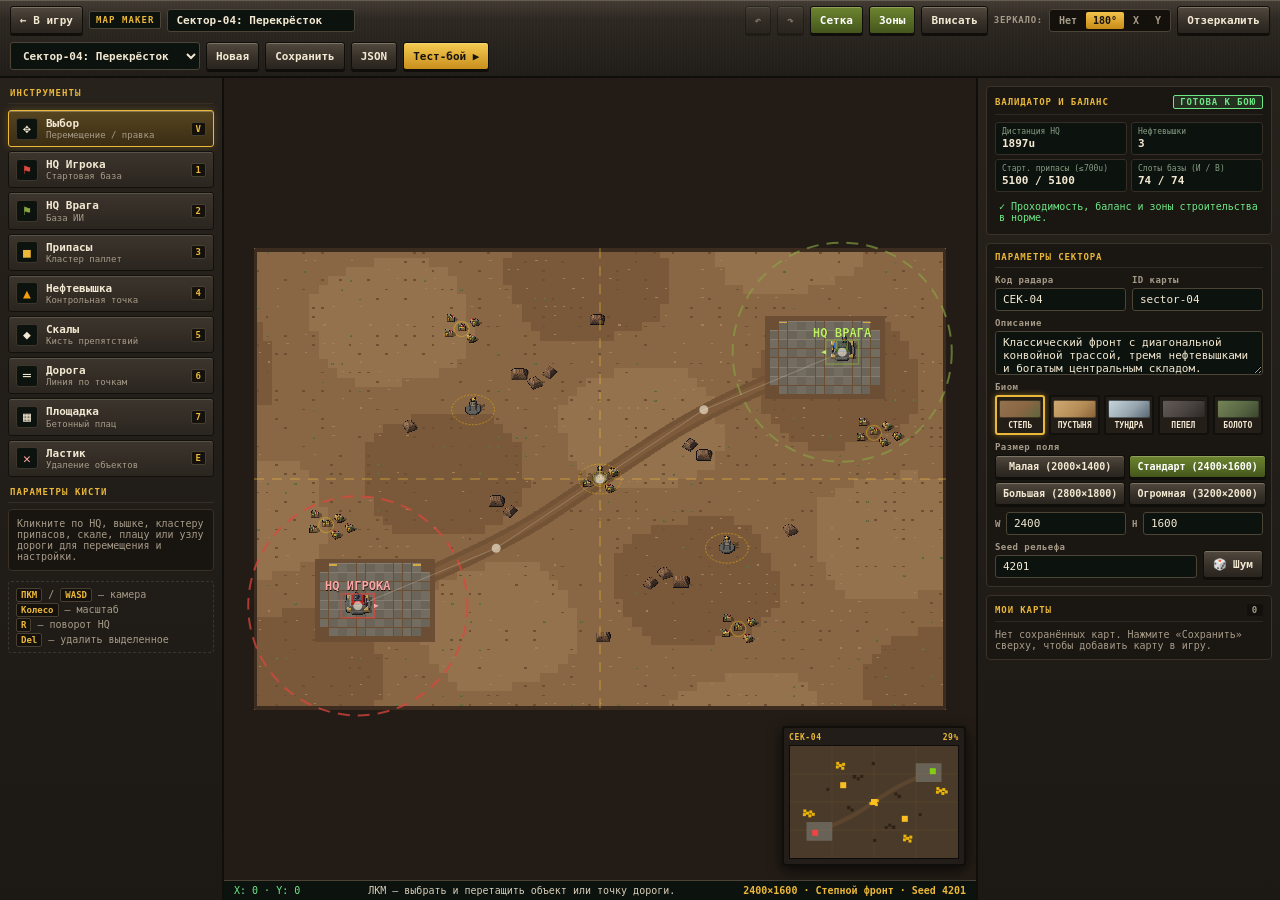
<file: editor.html>
<!DOCTYPE html>
<html lang="ru">
<head>
  <meta charset="UTF-8" />
  <meta name="viewport" content="width=device-width, initial-scale=1.0" />
  <title>IRON FRONT // Map Maker — Конструктор карт</title>
  <link rel="stylesheet" href="editor.css?v=20261128a" />
</head>
<body>
  <div class="ed-shell">
    <!-- Top Riveted Command Bar -->
    <header class="ed-topbar">
      <div class="ed-brand">
        <a href="index.html" class="ed-btn" title="Вернуться в игру">← В игру</a>
        <div class="ed-title-tag">
          <span class="ed-badge">MAP MAKER</span>
          <input type="text" id="mapNameTop" class="ed-name-input" maxlength="64" aria-label="Название карты" placeholder="Название карты" />
        </div>
      </div>

      <div class="ed-toolbar-mid">
        <div class="ed-btn-group" role="group" aria-label="История">
          <button type="button" id="undoBtn" class="ed-btn" title="Отменить (Ctrl+Z)" disabled>↶</button>
          <button type="button" id="redoBtn" class="ed-btn" title="Повторить (Ctrl+Y)" disabled>↷</button>
        </div>

        <div class="ed-btn-group" role="group" aria-label="Вид и сетка">
          <button type="button" id="gridToggleBtn" class="ed-btn active" title="Привязка к сетке 20u (G)">Сетка</button>
          <button type="button" id="overlayToggleBtn" class="ed-btn active" title="Показать радиус базы 380u и габариты (O)">Зоны</button>
          <button type="button" id="fitViewBtn" class="ed-btn" title="Вписать карту в экран (F)">Вписать</button>
        </div>

        <div class="ed-sym-group" title="Живое зеркалирование при рисовании">
          <span class="ed-mini-lbl">ЗЕРКАЛО:</span>
          <div class="ed-seg" id="symSeg">
            <button type="button" data-sym="none">Нет</button>
            <button type="button" data-sym="point" class="active">180°</button>
            <button type="button" data-sym="x">X</button>
            <button type="button" data-sym="y">Y</button>
          </div>
          <button type="button" id="bakeSymBtn" class="ed-btn" title="Отзеркалить половину игрока на сторону врага">Отзеркалить</button>
        </div>
      </div>

      <div class="ed-toolbar-right">
        <select id="loadMapSelect" class="ed-select" aria-label="Загрузить карту"></select>
        <button type="button" id="newMapBtn" class="ed-btn" title="Создать чистую карту">Новая</button>
        <button type="button" id="saveCustomBtn" class="ed-btn" title="Сохранить в библиотеку браузера (Ctrl+S)">Сохранить</button>
        <button type="button" id="openJsonBtn" class="ed-btn" title="Импорт / Экспорт JSON для AI и Git">JSON</button>
        <button type="button" id="testPlayBtn" class="ed-btn brass" title="Запустить эту карту в игре">Тест-бой ▶</button>
      </div>
    </header>

    <!-- Main Workspace: Left Tools | Center WYSIWYG Canvas | Right Inspector -->
    <div class="ed-body">
      <!-- Left Tool Palette -->
      <aside class="ed-tools" aria-label="Инструменты карты">
        <div class="ed-sec-head">ИНСТРУМЕНТЫ</div>
        <div class="ed-tool-list" id="toolList">
          <button type="button" class="ed-tool active" data-tool="select">
            <span class="ed-tool-ico">✥</span>
            <span class="ed-tool-txt"><strong>Выбор</strong><small>Перемещение / правка</small></span>
            <kbd>V</kbd>
          </button>
          <button type="button" class="ed-tool" data-tool="spawn_player">
            <span class="ed-tool-ico red">⚑</span>
            <span class="ed-tool-txt"><strong>HQ Игрока</strong><small>Стартовая база</small></span>
            <kbd>1</kbd>
          </button>
          <button type="button" class="ed-tool" data-tool="spawn_enemy">
            <span class="ed-tool-ico green">⚑</span>
            <span class="ed-tool-txt"><strong>HQ Врага</strong><small>База ИИ</small></span>
            <kbd>2</kbd>
          </button>
          <button type="button" class="ed-tool" data-tool="supply">
            <span class="ed-tool-ico brass">■</span>
            <span class="ed-tool-txt"><strong>Припасы</strong><small>Кластер паллет</small></span>
            <kbd>3</kbd>
          </button>
          <button type="button" class="ed-tool" data-tool="outpost">
            <span class="ed-tool-ico amber">▲</span>
            <span class="ed-tool-txt"><strong>Нефтевышка</strong><small>Контрольная точка</small></span>
            <kbd>4</kbd>
          </button>
          <button type="button" class="ed-tool" data-tool="rock">
            <span class="ed-tool-ico">◆</span>
            <span class="ed-tool-txt"><strong>Скалы</strong><small>Кисть препятствий</small></span>
            <kbd>5</kbd>
          </button>
          <button type="button" class="ed-tool" data-tool="road">
            <span class="ed-tool-ico">═</span>
            <span class="ed-tool-txt"><strong>Дорога</strong><small>Линия по точкам</small></span>
            <kbd>6</kbd>
          </button>
          <button type="button" class="ed-tool" data-tool="pad">
            <span class="ed-tool-ico">▦</span>
            <span class="ed-tool-txt"><strong>Площадка</strong><small>Бетонный плац</small></span>
            <kbd>7</kbd>
          </button>
          <button type="button" class="ed-tool" data-tool="erase">
            <span class="ed-tool-ico danger">✕</span>
            <span class="ed-tool-txt"><strong>Ластик</strong><small>Удаление объектов</small></span>
            <kbd>E</kbd>
          </button>
        </div>

        <!-- Contextual Brush / Tool Settings -->
        <div class="ed-sec-head" style="margin-top:8px;">ПАРАМЕТРЫ КИСТИ</div>
        <div class="ed-brush-box" id="brushBox"></div>

        <div class="ed-hints">
          <div><kbd>ПКМ</kbd> / <kbd>WASD</kbd> — камера</div>
          <div><kbd>Колесо</kbd> — масштаб</div>
          <div><kbd>R</kbd> — поворот HQ</div>
          <div><kbd>Del</kbd> — удалить выделенное</div>
        </div>
      </aside>

      <!-- Center WYSIWYG Canvas Viewport -->
      <main class="ed-stage">
        <canvas id="editorCanvas" class="ed-canvas"></canvas>

        <!-- Road Drawing Banner -->
        <div id="roadBanner" class="ed-float-banner hidden">
          <span id="roadBannerText">Рисование дороги: кликайте точки на карте</span>
          <button type="button" id="finishRoadBtn" class="ed-btn brass small">Завершить (Enter)</button>
          <button type="button" id="cancelRoadBtn" class="ed-btn small">Отмена (Esc)</button>
        </div>

        <!-- Toast Feedback -->
        <div id="toastBanner" class="ed-toast hidden" role="status" aria-live="polite"></div>

        <!-- Corner Live Mini-Radar -->
        <div class="ed-minimap-box">
          <div class="ed-minimap-head">
            <span id="edMinimapLabel">ОБЗОР</span>
            <span id="edZoomReadout">100%</span>
          </div>
          <canvas id="edMinimapCanvas" width="168" height="112"></canvas>
        </div>

        <!-- Bottom Status Bar -->
        <footer class="ed-statusbar">
          <span id="statusCoords">X: 0 · Y: 0</span>
          <span id="statusToolHint">Выберите объект или перетащите его мышью</span>
          <span id="statusSummary">2400×1600 · Степь</span>
        </footer>
      </main>

      <!-- Right Inspector & Validator Panel -->
      <aside class="ed-inspector" aria-label="Свойства карты и валидация">
        <!-- Selection Inspector (appears when an object is selected) -->
        <section class="ed-panel hidden" id="selectionPanel">
          <div class="ed-panel-head">
            <span id="selTitle">ВЫБРАННЫЙ ОБЪЕКТ</span>
            <button type="button" id="deleteSelBtn" class="ed-btn danger small">Удалить</button>
          </div>
          <div id="selBody" class="ed-form"></div>
        </section>

        <!-- Validator & Balance Panel -->
        <section class="ed-panel" id="validatorPanel">
          <div class="ed-panel-head">
            <span>ВАЛИДАТОР И БАЛАНС</span>
            <span id="valBadge" class="ed-val-badge ok">OK</span>
          </div>
          <div id="valStats" class="ed-stat-grid"></div>
          <div id="valIssues" class="ed-issues"></div>
        </section>

        <!-- Map Settings Panel -->
        <section class="ed-panel">
          <div class="ed-panel-head"><span>ПАРАМЕТРЫ СЕКТОРА</span></div>
          <div class="ed-form">
            <div class="ed-row-2">
              <label class="ed-field">
                <span>Код радара</span>
                <input type="text" id="mapCodeInput" maxlength="14" placeholder="СЕК-09" />
              </label>
              <label class="ed-field">
                <span>ID карты</span>
                <input type="text" id="mapIdInput" maxlength="40" placeholder="my-sector" />
              </label>
            </div>

            <label class="ed-field">
              <span>Описание</span>
              <textarea id="mapDescInput" rows="2" maxlength="220" placeholder="Краткое тактическое описание сектора..."></textarea>
            </label>

            <div class="ed-field">
              <span>Биом</span>
              <div class="ed-biome-grid" id="biomeGrid"></div>
            </div>

            <div class="ed-field">
              <span>Размер поля</span>
              <div class="ed-size-presets" id="sizePresets"></div>
              <div class="ed-row-2" style="margin-top:4px;">
                <label class="ed-field inline">
                  <span>W</span>
                  <input type="number" id="sizeWInput" min="1200" max="4800" step="100" />
                </label>
                <label class="ed-field inline">
                  <span>H</span>
                  <input type="number" id="sizeHInput" min="1000" max="3600" step="100" />
                </label>
              </div>
            </div>

            <div class="ed-row-seed">
              <label class="ed-field">
                <span>Seed рельефа</span>
                <input type="number" id="seedInput" min="1" max="999999" step="1" />
              </label>
              <button type="button" id="randSeedBtn" class="ed-btn" title="Случайный шум земли">🎲 Шум</button>
            </div>
          </div>
        </section>

        <!-- Saved Custom Maps -->
        <section class="ed-panel">
          <div class="ed-panel-head">
            <span>МОИ КАРТЫ</span>
            <span id="customCountBadge" class="ed-muted-tag">0</span>
          </div>
          <div id="customMapsList" class="ed-custom-list"></div>
        </section>
      </aside>
    </div>
  </div>

  <!-- Native Modal Dialog for JSON Import/Export & AI Agent Exchange -->
  <dialog id="jsonDialog" class="ed-dialog" closedby="any" aria-labelledby="jsonDialogTitle">
    <div class="ed-dialog-head">
      <div>
        <h1 id="jsonDialogTitle">JSON-карта (Человек ↔ AI-агент)</h1>
        <p class="ed-dialog-sub">Совместимо со схемой <code>schemaVersion: 1</code>, валидатором <code>scripts/validate_maps.mjs</code> и папкой <code>maps/</code>.</p>
      </div>
      <form method="dialog">
        <button type="submit" value="close" class="ed-btn" aria-label="Закрыть">✕</button>
      </form>
    </div>

    <div class="ed-dialog-bar">
      <button type="button" id="jsonCopyBtn" class="ed-btn brass">Копировать JSON</button>
      <button type="button" id="jsonDownloadBtn" class="ed-btn">Скачать .json</button>
      <button type="button" id="jsonUploadBtn" class="ed-btn">Загрузить .json</button>
      <input type="file" id="jsonFileInput" accept=".json,application/json" hidden />
      <label class="ed-check-inline" title="Оставить только одну половину карты с флагом autoMirror: true (экономит токены AI-агента)">
        <input type="checkbox" id="jsonCompactMirrorCheck" />
        <span>Компактный режим с autoMirror</span>
      </label>
    </div>

    <textarea id="jsonTextarea" class="ed-json-area" spellcheck="false" autofocus aria-label="JSON код карты"></textarea>
    <div id="jsonFeedback" class="ed-json-feedback" role="status" aria-live="polite"></div>

    <div class="ed-dialog-foot">
      <button type="button" id="jsonValidateBtn" class="ed-btn">Проверить валидатором</button>
      <button type="button" id="jsonApplyBtn" class="ed-btn brass">Применить в редактор</button>
      <form method="dialog">
        <button type="submit" value="close" class="ed-btn">Закрыть</button>
      </form>
    </div>
  </dialog>

  <script src="js/maps.js?v=20261128a"></script>
  <script src="js/maps_builtin.js?v=20261128a"></script>
  <script src="js/mesh_core.js?v=20261128a"></script>
  <script src="js/units_meshes.js?v=20261128a"></script>
  <script src="js/buildings_meshes.js?v=20261128a"></script>
  <script src="js/sim.js?v=20261128b"></script>
  <script src="js/renderer3d.js?v=20261128b"></script>
  <script src="js/cursors.js?v=20261128c"></script>
  <script src="js/particles.js?v=20261128b"></script>
  <script src="js/renderer.js?v=20261128b"></script>
  <script src="js/editor.js?v=20261128b"></script>
</body>
</html>
</file>
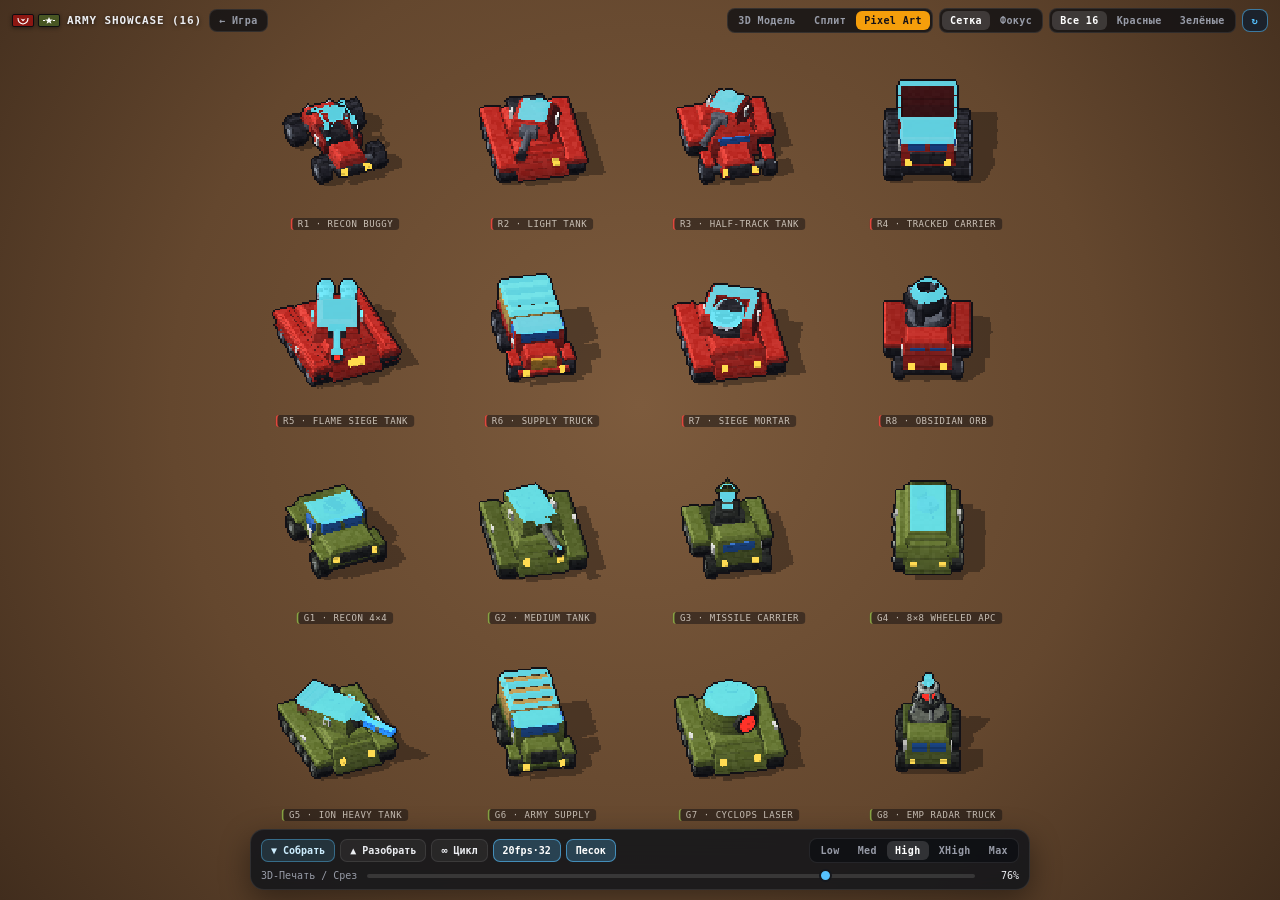
<file: showcase.html>
<!DOCTYPE html>
<html lang="ru">
<head>
<meta charset="UTF-8" />
<meta name="viewport" content="width=device-width, initial-scale=1.0, maximum-scale=1.0, user-scalable=no, viewport-fit=cover" />
<title>IRON FRONT // 16-Unit 3D ↔ Pixel Art Showcase</title>
<style>
  :root {
    --bg: #202124;
    --bg-in: #282a30;
    --bg-out: #16171b;
    --dock: rgba(20, 22, 27, 0.88);
    --border: rgba(255, 255, 255, 0.09);
    --border-hi: rgba(86, 194, 255, 0.55);
    --text: #eceef2;
    --muted: #989ca8;
    --accent: #56c2ff;
    --amber: #f59e0b;
    --red: #e0463c;
    --olive: #87a343;
  }

  * { box-sizing: border-box; -webkit-tap-highlight-color: transparent; }

  html, body {
    margin: 0;
    padding: 0;
    width: 100%;
    height: 100%;
    overflow: hidden;
    background: radial-gradient(circle at 50% 45%, #7d5b3d 0%, #64472e 58%, #412d1d 100%);
    color: var(--text);
    font-family: ui-monospace, SFMono-Regular, Menlo, Monaco, Consolas, monospace;
    user-select: none;
    touch-action: none;
  }

  body.studio-bg {
    background: radial-gradient(circle at 50% 44%, var(--bg-in) 0%, var(--bg) 56%, var(--bg-out) 100%);
  }

  .app {
    display: flex;
    flex-direction: column;
    width: 100%;
    height: 100%;
    position: relative;
  }

  .topbar {
    display: flex;
    align-items: center;
    justify-content: space-between;
    gap: 8px;
    padding: max(8px, env(safe-area-inset-top, 8px)) 12px 4px;
    z-index: 10;
    flex-shrink: 0;
    flex-wrap: wrap;
    row-gap: 6px;
  }

  .brand {
    display: flex;
    align-items: center;
    gap: 7px;
  }

  .brand-flags {
    display: inline-flex;
    align-items: center;
    gap: 4px;
  }

  .flag-badge {
    width: 22px;
    height: 13px;
    border: 1px solid #0e0e11;
    border-radius: 2px;
    display: inline-flex;
    align-items: center;
    justify-content: center;
    box-shadow: 0 1px 4px rgba(0,0,0,0.45);
  }
  .flag-badge.red { background: #8c1712; }
  .flag-badge.green { background: #485623; }

  .brand-title {
    font-size: 11px;
    font-weight: 700;
    letter-spacing: 0.08em;
    text-shadow: 0 1px 4px rgba(0,0,0,0.6);
  }

  .top-right {
    display: flex;
    align-items: center;
    gap: 6px;
    flex-wrap: wrap;
  }

  .seg {
    display: inline-flex;
    background: rgba(14, 15, 19, 0.78);
    border: 1px solid var(--border);
    border-radius: 8px;
    padding: 2px;
    gap: 2px;
  }

  .seg button, .pill-btn {
    appearance: none;
    border: 0;
    background: transparent;
    color: var(--muted);
    font: inherit;
    font-size: 10px;
    font-weight: 600;
    letter-spacing: 0.04em;
    padding: 4px 8px;
    border-radius: 6px;
    cursor: pointer;
    white-space: nowrap;
    text-decoration: none;
    transition: background 0.14s, color 0.14s;
  }

  .seg button:hover, .pill-btn:hover { color: var(--text); }
  .seg button.active { background: rgba(255, 255, 255, 0.14); color: #fff; }
  .seg.mode-seg button.active { background: var(--amber); color: #141118; font-weight: 700; }
  .seg.fac-seg button[data-fac="red"].active { background: rgba(224, 70, 60, 0.88); color: #fff; }
  .seg.fac-seg button[data-fac="green"].active { background: rgba(105, 130, 44, 0.92); color: #fff; }

  .pill-btn {
    background: rgba(14, 15, 19, 0.78);
    border: 1px solid var(--border);
    padding: 5px 9px;
    border-radius: 8px;
  }
  .pill-btn.active { border-color: var(--border-hi); color: var(--accent); background: rgba(20, 32, 46, 0.85); }

  .stage {
    flex: 1;
    position: relative;
    min-height: 0;
    display: flex;
    align-items: center;
    justify-content: center;
    overflow: hidden;
  }

  #glCanvas {
    width: 100%;
    height: 100%;
    display: block;
    image-rendering: pixelated;
    image-rendering: crisp-edges;
    cursor: grab;
  }
  #glCanvas:active { cursor: grabbing; }

  .grid-overlay {
    position: absolute;
    display: grid;
    pointer-events: none;
  }
  .grid-overlay.hidden { display: none; }

  .grid-hit {
    position: relative;
    pointer-events: auto;
    cursor: pointer;
    border-radius: 8px;
    transition: background 0.16s;
  }
  .grid-hit:hover { background: rgba(255, 255, 255, 0.045); }

  .grid-hit span {
    position: absolute;
    bottom: 4px;
    left: 50%;
    transform: translateX(-50%);
    font-size: 9px;
    letter-spacing: 0.06em;
    color: rgba(255, 248, 238, 0.72);
    background: rgba(14, 14, 18, 0.48);
    padding: 1px 6px;
    border-radius: 4px;
    white-space: nowrap;
    pointer-events: none;
  }
  .grid-hit.red span { border-left: 2px solid var(--red); }
  .grid-hit.green span { border-left: 2px solid var(--olive); }
  .grid-hit:hover span { color: #fff; background: rgba(14, 14, 18, 0.85); }

  .focus-overlay {
    position: absolute;
    inset: 0;
    pointer-events: none;
    display: none;
  }
  .focus-overlay.active { display: block; }

  .nav-arrow {
    position: absolute;
    top: 48%;
    transform: translateY(-50%);
    width: 36px;
    height: 36px;
    border-radius: 50%;
    border: 1px solid var(--border);
    background: rgba(16, 17, 21, 0.68);
    color: var(--muted);
    font: inherit;
    font-size: 16px;
    cursor: pointer;
    pointer-events: auto;
    display: flex;
    align-items: center;
    justify-content: center;
  }
  .nav-arrow:hover { color: #fff; border-color: rgba(255,255,255,0.28); }
  .nav-prev { left: 10px; }
  .nav-next { right: 10px; }

  .focus-caption {
    position: absolute;
    bottom: 10px;
    left: 50%;
    transform: translateX(-50%);
    display: flex;
    align-items: center;
    gap: 10px;
    font-size: 11px;
    color: var(--muted);
    background: rgba(16, 17, 21, 0.72);
    border: 1px solid var(--border);
    border-radius: 999px;
    padding: 4px 12px;
    white-space: nowrap;
  }
  .focus-caption strong { color: var(--text); }

  .split-line {
    position: absolute;
    top: 0;
    bottom: 0;
    width: 2px;
    background: rgba(245, 158, 11, 0.85);
    box-shadow: 0 0 12px rgba(245, 158, 11, 0.55);
    z-index: 6;
    display: none;
    pointer-events: none;
  }
  .split-line.active { display: block; }

  .split-handle {
    position: absolute;
    top: 50%;
    left: 50%;
    transform: translate(-50%, -50%);
    width: 28px;
    height: 28px;
    border-radius: 50%;
    background: var(--amber);
    color: #141118;
    font-size: 11px;
    font-weight: 800;
    display: flex;
    align-items: center;
    justify-content: center;
    pointer-events: auto;
    cursor: ew-resize;
    box-shadow: 0 2px 10px rgba(0, 0, 0, 0.5);
  }

  .split-tag {
    position: absolute;
    top: 10px;
    font-size: 10px;
    font-weight: 700;
    letter-spacing: 0.08em;
    padding: 3px 8px;
    border-radius: 6px;
    background: rgba(16, 17, 21, 0.78);
    border: 1px solid var(--border);
    pointer-events: none;
    display: none;
    z-index: 5;
  }
  .split-tag.active { display: block; }
  .split-tag.left { left: 12px; color: var(--accent); }
  .split-tag.right { right: 12px; color: var(--amber); }

  .dock-wrap {
    padding: 4px 10px max(10px, env(safe-area-inset-bottom, 10px));
    display: flex;
    justify-content: center;
    z-index: 12;
    flex-shrink: 0;
  }

  .dock {
    width: 100%;
    max-width: 780px;
    background: var(--dock);
    backdrop-filter: blur(12px);
    -webkit-backdrop-filter: blur(12px);
    border: 1px solid var(--border);
    border-radius: 14px;
    padding: 8px 10px;
    display: flex;
    flex-direction: column;
    gap: 7px;
    box-shadow: 0 10px 30px rgba(0, 0, 0, 0.42);
  }

  .dock-row {
    display: flex;
    align-items: center;
    justify-content: space-between;
    gap: 6px;
    flex-wrap: wrap;
  }

  .act-btn {
    appearance: none;
    border: 1px solid var(--border);
    background: rgba(255, 255, 255, 0.05);
    color: var(--text);
    font: inherit;
    font-size: 10px;
    font-weight: 600;
    padding: 5px 9px;
    border-radius: 7px;
    cursor: pointer;
    white-space: nowrap;
  }
  .act-btn:hover { background: rgba(255, 255, 255, 0.10); }
  .act-btn.primary { border-color: rgba(86, 194, 255, 0.4); background: rgba(86, 194, 255, 0.14); color: #cdeeff; }
  .act-btn.active { border-color: rgba(86, 194, 255, 0.6); background: rgba(86, 194, 255, 0.24); color: #fff; }

  .slider-row {
    display: flex;
    align-items: center;
    gap: 10px;
  }

  .slider-item {
    display: flex;
    align-items: center;
    gap: 8px;
    flex: 1;
  }

  .slider-item span { font-size: 10px; color: var(--muted); white-space: nowrap; }
  .slider-item small { font-size: 10px; color: var(--text); min-width: 34px; text-align: right; }

  input[type="range"] {
    -webkit-appearance: none;
    appearance: none;
    flex: 1;
    min-width: 50px;
    height: 4px;
    background: rgba(255, 255, 255, 0.12);
    border-radius: 999px;
    outline: none;
  }
  input[type="range"]::-webkit-slider-thumb {
    -webkit-appearance: none;
    width: 13px;
    height: 13px;
    border-radius: 50%;
    background: var(--accent);
    border: 2px solid #16181d;
  }

  @media (max-width: 560px) {
    .topbar { padding: max(6px, env(safe-area-inset-top, 6px)) 8px 2px; }
    .seg button { padding: 4px 6px; font-size: 9px; }
    .grid-hit span { font-size: 8px; bottom: 2px; padding: 1px 4px; }
    .focus-caption { font-size: 10px; padding: 4px 10px; }
  }
</style>
</head>
<body>
<div class="app">
  <header class="topbar">
    <div class="brand">
      <div class="brand-flags">
        <span class="flag-badge red" title="Red Dominion">
          <svg width="14" height="9" viewBox="0 0 14 9" fill="none">
            <path d="M2 2C2 5 4 7.5 7 8C10 7.5 12 5 12 2" stroke="#fff" stroke-width="1.1"/>
            <path d="M4.5 2.5L7 5.5L9.5 2.5L7 3.5Z" fill="#fff"/>
          </svg>
        </span>
        <span class="flag-badge green" title="Olive Vanguard">
          <svg width="14" height="9" viewBox="0 0 14 9" fill="none">
            <polygon points="7,1 8.1,3.5 10.8,3.6 8.6,5.2 9.4,7.8 7,6.2 4.6,7.8 5.4,5.2 3.2,3.6 5.9,3.5" fill="#fff"/>
            <path d="M1 4.5H3.2M10.8 4.5H13" stroke="#fff" stroke-width="1.2"/>
          </svg>
        </span>
      </div>
      <span class="brand-title">ARMY SHOWCASE (16)</span>
      <a class="pill-btn" href="index.html" title="Вернуться в игру IRON FRONT">← Игра</a>
    </div>

    <div class="top-right">
      <div class="seg mode-seg" id="renderModeSeg" title="Переключение: 3D модель ↔ Pixel Art">
        <button data-mode="3d">3D Модель</button>
        <button data-mode="split">Сплит</button>
        <button data-mode="pixel" class="active">Pixel Art</button>
      </div>

      <div class="seg" id="viewSeg">
        <button data-view="grid" class="active">Сетка</button>
        <button data-view="focus">Фокус</button>
      </div>

      <div class="seg fac-seg" id="facSeg">
        <button data-fac="all" class="active">Все 16</button>
        <button data-fac="red">Красные</button>
        <button data-fac="green">Зелёные</button>
      </div>

      <button class="pill-btn active" id="spinBtn" title="Автовращение">↻</button>
    </div>
  </header>

  <main class="stage" id="stage">
    <canvas id="glCanvas"></canvas>
    <div class="grid-overlay" id="gridOverlay"></div>

    <div class="focus-overlay" id="focusOverlay">
      <button class="nav-arrow nav-prev" id="prevBtn">‹</button>
      <button class="nav-arrow nav-next" id="nextBtn">›</button>
      <div class="focus-caption">
        <strong id="focusName">R1 · RECON BUGGY</strong>
        <span id="focusMeta">Pixel Art · High</span>
      </div>
    </div>

    <div class="split-tag left" id="splitTagL">3D МОДЕЛЬ (HiDPI)</div>
    <div class="split-tag right" id="splitTagR">PIXEL ART (FBO)</div>
    <div class="split-line" id="splitLine">
      <div class="split-handle" id="splitHandle">⇄</div>
    </div>
  </main>

  <div class="dock-wrap">
    <div class="dock">
      <div class="dock-row">
        <div style="display:flex; gap:5px; flex-wrap:wrap; align-items:center;">
          <button class="act-btn primary" id="assembleBtn">▼ Собрать</button>
          <button class="act-btn" id="disassembleBtn">▲ Разобрать</button>
          <button class="act-btn" id="cycleBtn">∞ Цикл</button>
          <button class="act-btn active" id="steppedBtn" title="20 FPS анимация и 32 шага поворота">20fps·32</button>
          <button class="act-btn active" id="bgBtn" title="Фон: пустыня / студия">Песок</button>
        </div>

        <div class="seg" id="resSeg" title="Разрешение Pixel Art FBO (мгновенно)">
          <button data-res="low">Low</button>
          <button data-res="med">Med</button>
          <button data-res="high" class="active">High</button>
          <button data-res="xhigh">XHigh</button>
          <button data-res="max">Max</button>
        </div>
      </div>

      <div class="slider-row">
        <div class="slider-item">
          <span>3D-Печать / Срез</span>
          <input type="range" id="buildSlider" min="0" max="100" value="100" />
          <small id="buildVal">100%</small>
        </div>
      </div>
    </div>
  </div>
</div>

<script src="js/mesh_core.js"></script>
<script src="js/units_meshes.js"></script>
<script>
(() => {
  'use strict';
  const { buildUnitMeshes } = window.FRONTLINE.UNIT_MESHES;

  function mat4Id() { const m = new Float32Array(16); m[0]=m[5]=m[10]=m[15]=1; return m; }
  function mat4Mul(out, a, b) {
    for (let c = 0; c < 4; c++) {
      const b0=b[c*4], b1=b[c*4+1], b2=b[c*4+2], b3=b[c*4+3];
      out[c*4]   = a[0]*b0 + a[4]*b1 + a[8]*b2  + a[12]*b3;
      out[c*4+1] = a[1]*b0 + a[5]*b1 + a[9]*b2  + a[13]*b3;
      out[c*4+2] = a[2]*b0 + a[6]*b1 + a[10]*b2 + a[14]*b3;
      out[c*4+3] = a[3]*b0 + a[7]*b1 + a[11]*b2 + a[15]*b3;
    }
    return out;
  }
  function mat4TRS(out, tx, ty, tz, rx, ry, rz, sx=1, sy=1, sz=1) {
    const cx=Math.cos(rx), sxr=Math.sin(rx), cy=Math.cos(ry), syr=Math.sin(ry), cz=Math.cos(rz), szr=Math.sin(rz);
    out[0]=(cz*cy)*sx;               out[1]=(szr*cy)*sx;               out[2]=(-syr)*sx;     out[3]=0;
    out[4]=(cz*syr*sxr - szr*cx)*sy; out[5]=(szr*syr*sxr + cz*cx)*sy;  out[6]=(cy*sxr)*sy;   out[7]=0;
    out[8]=(cz*syr*cx + szr*sxr)*sz; out[9]=(szr*syr*cx - cz*sxr)*sz;  out[10]=(cy*cx)*sz;   out[11]=0;
    out[12]=tx;                      out[13]=ty;                       out[14]=tz;           out[15]=1;
    return out;
  }

  const RES_CFG = {
    low:   { texelsPerWorld: 0.58, bands: 6,  grain: 0.11,  label: 'Low (~24px)'  },
    med:   { texelsPerWorld: 0.92, bands: 10, grain: 0.095, label: 'Med (~40px)'  },
    high:  { texelsPerWorld: 1.38, bands: 16, grain: 0.08,  label: 'High (~60px)' },
    xhigh: { texelsPerWorld: 2.02, bands: 28, grain: 0.055, label: 'XHigh (~90px)'},
    max:   { texelsPerWorld: 2.85, bands: 0,  grain: 0.035, label: 'Max (~128px)' }
  };

  const CATALOG = [
    // 8 Red Dominion
    { id: 'red_buggy',         code: 'R1', name: 'RECON BUGGY',       fac: 'red',   span: 72, midZ: 12 },
    { id: 'red_light_tank',    code: 'R2', name: 'LIGHT TANK',        fac: 'red',   span: 74, midZ: 12 },
    { id: 'red_halftrack',     code: 'R3', name: 'HALF-TRACK TANK',   fac: 'red',   span: 74, midZ: 12 },
    { id: 'red_apc_truck',     code: 'R4', name: 'TRACKED CARRIER',   fac: 'red',   span: 78, midZ: 14 },
    { id: 'red_flame_tank',    code: 'R5', name: 'FLAME SIEGE TANK',  fac: 'red',   span: 78, midZ: 13 },
    { id: 'red_supply_truck',  code: 'R6', name: 'SUPPLY TRUCK',      fac: 'red',   span: 76, midZ: 14 },
    { id: 'red_mortar',        code: 'R7', name: 'SIEGE MORTAR',      fac: 'red',   span: 78, midZ: 14 },
    { id: 'red_orb_disruptor', code: 'R8', name: 'OBSIDIAN ORB',      fac: 'red',   span: 78, midZ: 16 },
    // 8 Olive Vanguard
    { id: 'green_humvee',        code: 'G1', name: 'RECON 4×4',        fac: 'green', span: 72, midZ: 12 },
    { id: 'green_medium_tank',   code: 'G2', name: 'MEDIUM TANK',      fac: 'green', span: 76, midZ: 13 },
    { id: 'green_missile_truck', code: 'G3', name: 'MISSILE CARRIER',  fac: 'green', span: 80, midZ: 16 },
    { id: 'green_apc_8x8',       code: 'G4', name: '8×8 WHEELED APC',  fac: 'green', span: 78, midZ: 12 },
    { id: 'green_ion_tank',      code: 'G5', name: 'ION HEAVY TANK',   fac: 'green', span: 82, midZ: 13 },
    { id: 'green_supply_truck',  code: 'G6', name: 'ARMY SUPPLY',      fac: 'green', span: 76, midZ: 14 },
    { id: 'green_laser_tank',    code: 'G7', name: 'CYCLOPS LASER',    fac: 'green', span: 74, midZ: 13 },
    { id: 'green_radar_truck',   code: 'G8', name: 'EMP RADAR TRUCK',  fac: 'green', span: 82, midZ: 18 }
  ];

  const canvas = document.getElementById('glCanvas');
  const gl = canvas.getContext('webgl', { alpha: true, antialias: false, depth: true, premultipliedAlpha: true });

  const VERT = `
    precision mediump float;
    attribute vec3 aPos;
    attribute vec3 aNorm;
    attribute vec3 aCol;
    attribute float aEm;
    attribute float aMat;
    attribute float aAo;

    uniform mat4 uModel;
    uniform vec2 uCamOffset;
    uniform vec2 uViewSize;
    uniform float uPitch;
    uniform float uShadowPass;
    uniform float uZMin;
    uniform float uZMax;

    varying vec3 vNorm;
    varying vec3 vCol;
    varying vec3 vModelPos;
    varying float vEm;
    varying float vMat;
    varying float vAo;
    varying float vNormZ;
    varying float vHeightZ;

    void main() {
      vec4 lp = uModel * vec4(aPos, 1.0);
      vec3 wn = (uModel * vec4(aNorm, 0.0)).xyz;
      vNormZ = clamp((lp.z - uZMin) / max(0.1, uZMax - uZMin), 0.0, 1.0);
      vModelPos = aPos;

      float ox = lp.x;
      float oy = lp.y;
      float oz = max(0.0, lp.z);
      vHeightZ = oz;

      if (uShadowPass > 0.5) {
        ox += oz * 0.72;
        oy -= oz * 0.36;
        oz = 0.0;
      }

      float sinP = sin(uPitch);
      float cosP = cos(uPitch);
      float sx = ox - uCamOffset.x;
      float sy = oy * sinP - oz * cosP - uCamOffset.y;

      float ndcX = sx / (uViewSize.x * 0.5);
      float ndcY = -(sy / (uViewSize.y * 0.5));
      float ndcZ = uShadowPass > 0.5
        ? 0.95
        : clamp(-(oy * cosP + oz * sinP) / 400.0, -0.90, 0.90);

      gl_Position = vec4(ndcX, ndcY, ndcZ, 1.0);
      vNorm = wn;
      vCol = aCol;
      vEm = aEm;
      vMat = aMat;
      vAo = aAo;
    }
  `;

  const FRAG = `
    precision mediump float;
    uniform float uShadowPass;
    uniform float uRaw3D;
    uniform float uShadeBands;
    uniform float uGrainAmp;
    uniform float uBuildProg;

    varying vec3 vNorm;
    varying vec3 vCol;
    varying vec3 vModelPos;
    varying float vEm;
    varying float vMat;
    varying float vAo;
    varying float vNormZ;
    varying float vHeightZ;

    float hash3(vec3 p) {
      vec3 q = fract(p * vec3(0.1031, 0.1030, 0.0973));
      q += dot(q, q.yxz + 33.33);
      return fract((q.x + q.y) * q.z);
    }

    void main() {
      if (uBuildProg < 0.999 && vNormZ > uBuildProg) discard;
      if (uShadowPass > 0.5) {
        if (uRaw3D > 0.5) {
          float sa = 0.34;
          gl_FragColor = vec4(0.04 * sa, 0.04 * sa, 0.05 * sa, sa);
        } else {
          gl_FragColor = vec4(0.05, 0.04, 0.04, 0.44);
        }
        return;
      }

      vec3 n = normalize(vNorm);
      vec3 L = normalize(vec3(-0.65, 0.26, 0.71));
      float rawDiff = clamp(dot(n, L), -0.35, 1.0);
      float normDiff = (rawDiff + 0.35) / 1.35;
      float qDiff = (uRaw3D > 0.5 || uShadeBands < 1.0)
        ? normDiff
        : floor(normDiff * uShadeBands + 0.5) / uShadeBands;

      float groundAo = mix(0.78, 1.0, clamp(vHeightZ / 7.5, 0.0, 1.0));
      float ao = vAo * groundAo;
      vec3 col = vCol;

      if (vEm < 0.8) {
        float gScale = uRaw3D > 0.5 ? 0.35 : 1.0;
        float grain = (hash3(floor(vModelPos * 0.62)) - 0.5) * uGrainAmp * gScale;

        if (vMat > 0.5 && vMat < 1.5) {
          float rib = step(0.5, fract((vModelPos.x + vModelPos.z * 0.45) * 0.34));
          col *= mix(0.78, 1.18, rib);
        } else if (vMat > 1.5 && vMat < 2.5) {
          float st = step(0.5, fract((vModelPos.y + vModelPos.x * 0.5) * 0.22));
          col = mix(vec3(0.15, 0.16, 0.19), col, st);
        } else if (vMat > 2.5 && vMat < 3.5) {
          float seg = step(0.5, fract(vModelPos.x * 0.20 + vModelPos.z * 0.22));
          col *= mix(0.86, 1.08, seg);
        }
        if (vMat < 3.5) col += grain;

        float light = (0.37 + qDiff * 0.76) * ao;
        float shadowMix = clamp(1.0 - qDiff, 0.0, 1.0) * 0.32;
        col = col * light * (1.0 - shadowMix) + vec3(0.094, 0.105, 0.165) * shadowMix;

        if (uRaw3D > 0.5) {
          float rim = pow(1.0 - clamp(abs(n.z), 0.0, 1.0), 2.0) * 0.09;
          col += vec3(0.45, 0.65, 0.95) * rim;
        }
        float specThresh = vMat > 3.5 ? 0.70 : 0.78;
        float specAmt = vMat > 3.5 ? 0.90 : 0.46;
        if (qDiff > specThresh) {
          col = mix(col, vec3(1.0, 0.98, 0.94), (qDiff - specThresh) * specAmt);
        }
      }

      if (uBuildProg < 0.999) {
        float edge = uBuildProg - vNormZ;
        if (edge < 0.085) col = mix(col, vec3(0.40, 0.93, 1.0), 0.86);
        else if (fract(vNormZ * 14.0) < 0.16) col *= 0.83;
      }

      float outA = uRaw3D > 0.5 ? 1.0 : (0.58 + clamp(vHeightZ / 76.0, 0.0, 1.0) * 0.41);
      gl_FragColor = vec4(clamp(col, 0.0, 1.0), outA);
    }
  `;

  const POST_VERT = `
    precision mediump float;
    attribute vec2 aQuad;
    varying vec2 vUv;
    void main() { vUv = aQuad * 0.5 + 0.5; gl_Position = vec4(aQuad, 0.0, 1.0); }
  `;

  const POST_FRAG = `
    precision mediump float;
    uniform sampler2D uTex;
    uniform vec2 uTexel;
    varying vec2 vUv;

    void main() {
      vec4 c = texture2D(uTex, vUv);
      float aL = texture2D(uTex, vUv - vec2(uTexel.x, 0.0)).a;
      float aR = texture2D(uTex, vUv + vec2(uTexel.x, 0.0)).a;
      float aU = texture2D(uTex, vUv + vec2(0.0, uTexel.y)).a;
      float aD = texture2D(uTex, vUv - vec2(0.0, uTexel.y)).a;

      if (c.a >= 0.56) {
        vec3 col = c.rgb;
        float stepH = 0.024;
        if ((aU >= 0.56 && aU - c.a > stepH) || (aL >= 0.56 && aL - c.a > stepH)) {
          col *= 0.72;
        } else if ((aD >= 0.56 && c.a - aD > stepH) || (aR >= 0.56 && c.a - aR > stepH)) {
          col = min(vec3(1.0), col * 1.08);
        }
        gl_FragColor = vec4(col, 1.0);
        return;
      }

      if (aL >= 0.56 || aR >= 0.56 || aU >= 0.56 || aD >= 0.56) {
        gl_FragColor = vec4(0.070, 0.065, 0.088, 1.0);
        return;
      }
      if (c.a > 0.1) {
        float sa = 0.36;
        gl_FragColor = vec4(c.rgb * sa, sa);
        return;
      }
      gl_FragColor = vec4(0.0);
    }
  `;

  function mkProg(vs, fs) {
    const p = gl.createProgram();
    const s1 = gl.createShader(gl.VERTEX_SHADER); gl.shaderSource(s1, vs); gl.compileShader(s1);
    const s2 = gl.createShader(gl.FRAGMENT_SHADER); gl.shaderSource(s2, fs); gl.compileShader(s2);
    gl.attachShader(p, s1); gl.attachShader(p, s2); gl.linkProgram(p);
    return p;
  }

  const prog = mkProg(VERT, FRAG);
  const postProg = mkProg(POST_VERT, POST_FRAG);
  const L = {};
  ['aPos','aNorm','aCol','aEm','aMat','aAo'].forEach((k) => L[k] = gl.getAttribLocation(prog, k));
  ['uModel','uCamOffset','uViewSize','uPitch','uShadowPass','uZMin','uZMax','uRaw3D','uShadeBands','uGrainAmp','uBuildProg']
    .forEach((k) => L[k] = gl.getUniformLocation(prog, k));
  const P = {
    aQuad: gl.getAttribLocation(postProg, 'aQuad'),
    uTex: gl.getUniformLocation(postProg, 'uTex'),
    uTexel: gl.getUniformLocation(postProg, 'uTexel')
  };

  const quadVbo = gl.createBuffer();
  gl.bindBuffer(gl.ARRAY_BUFFER, quadVbo);
  gl.bufferData(gl.ARRAY_BUFFER, new Float32Array([-1,-1, 1,-1, -1,1, 1,-1, 1,1, -1,1]), gl.STATIC_DRAW);

  const M = {};
  {
    const raw = buildUnitMeshes();
    for (const [k, m] of Object.entries(raw)) {
      const vbo = gl.createBuffer();
      gl.bindBuffer(gl.ARRAY_BUFFER, vbo);
      gl.bufferData(gl.ARRAY_BUFFER, m.data, gl.STATIC_DRAW);
      M[k] = { vbo, count: m.count, minZ: m.minZ, maxZ: m.maxZ };
    }
  }

  let fbo = null, fboTex = null, fboDepth = null, fboW = 0, fboH = 0;
  function ensureFbo(w, h) {
    if (fboW === w && fboH === h) return;
    if (fbo) gl.deleteFramebuffer(fbo);
    if (fboTex) gl.deleteTexture(fboTex);
    if (fboDepth) gl.deleteRenderbuffer(fboDepth);
    fboW = w; fboH = h;
    fboTex = gl.createTexture();
    gl.bindTexture(gl.TEXTURE_2D, fboTex);
    gl.texImage2D(gl.TEXTURE_2D, 0, gl.RGBA, w, h, 0, gl.RGBA, gl.UNSIGNED_BYTE, null);
    gl.texParameteri(gl.TEXTURE_2D, gl.TEXTURE_MIN_FILTER, gl.NEAREST);
    gl.texParameteri(gl.TEXTURE_2D, gl.TEXTURE_MAG_FILTER, gl.NEAREST);
    gl.texParameteri(gl.TEXTURE_2D, gl.TEXTURE_WRAP_S, gl.CLAMP_TO_EDGE);
    gl.texParameteri(gl.TEXTURE_2D, gl.TEXTURE_WRAP_T, gl.CLAMP_TO_EDGE);
    fboDepth = gl.createRenderbuffer();
    gl.bindRenderbuffer(gl.RENDERBUFFER, fboDepth);
    gl.renderbufferStorage(gl.RENDERBUFFER, gl.DEPTH_COMPONENT16, w, h);
    fbo = gl.createFramebuffer();
    gl.bindFramebuffer(gl.FRAMEBUFFER, fbo);
    gl.framebufferTexture2D(gl.FRAMEBUFFER, gl.COLOR_ATTACHMENT0, gl.TEXTURE_2D, fboTex, 0);
    gl.framebufferRenderbuffer(gl.FRAMEBUFFER, gl.DEPTH_ATTACHMENT, gl.RENDERBUFFER, fboDepth);
    gl.bindFramebuffer(gl.FRAMEBUFFER, null);
  }

  const mA = mat4Id(), mB = mat4Id(), mC = mat4Id(), mD = mat4Id();
  const ANIM_FPS = 20;
  const ANGLE_STOPS = 32;
  const ANGLE_STEP = (Math.PI * 2) / ANGLE_STOPS;
  const snapAngle = (a, on) => (on ? Math.round(a / ANGLE_STEP) * ANGLE_STEP : a);
  const snapTime = (t, on) => (on ? Math.floor(t * ANIM_FPS) / ANIM_FPS : t);

  function collectUnitParts(item, rawYaw, rawT, stepped) {
    const id = item.id;
    const parts = [];
    const push = (mesh, mat, zMin, zMax) => parts.push({ mesh, mat: new Float32Array(mat), zMin, zMax });
    const t = snapTime(rawT, stepped);
    const yaw = snapAngle(rawYaw, stepped);

    const bob = Math.sin(t * 7.5) * 0.35;
    const kickSin = (freq, amp) => {
      const fp = (t * freq) % 1;
      return fp < 0.14 ? Math.sin((fp / 0.14) * Math.PI) * amp : 0;
    };

    if (id === 'red_buggy') {
      mat4TRS(mA, 0, 0, Math.abs(Math.sin(t * 6.0)) * 0.7, Math.sin(t * 4.0) * 0.03, 0, yaw);
      push(M.red_buggy_hull, mA, 0, 24);
      const tYaw = snapAngle(yaw + Math.sin(t * 1.4) * 0.55, stepped);
      const rec = kickSin(1.8, 1.8);
      mat4TRS(mB, -rec * Math.cos(tYaw), -rec * Math.sin(tYaw), 17.5 + Math.abs(Math.sin(t * 6.0)) * 0.7, 0, 0, tYaw);
      push(M.red_buggy_turret, mB, 0, 26);
    } else if (id === 'red_light_tank' || id === 'red_flame_tank' || id === 'green_medium_tank' || id === 'green_ion_tank') {
      const rec = kickSin(0.85, id === 'green_ion_tank' ? 2.4 : 4.0);
      const tZ = id === 'red_light_tank' ? 12.6 : 13.8;
      const tYaw = snapAngle(yaw + Math.sin(t * 0.9) * 0.52, stepped);
      mat4TRS(mA, 0, 0, bob * 0.4, 0, 0, yaw);
      push(M[`${id}_hull`], mA, 0, 30);
      mat4TRS(mB, 0, 0, tZ + bob * 0.4, 0, 0, tYaw);
      push(M[`${id}_turret`], mB, 0, 30);
      mat4TRS(mC, -rec, 0, 0, 0, 0, 0);
      mat4Mul(mD, mB, mC);
      push(M[`${id}_barrel`], mD, 0, 30);
    } else if (id === 'red_halftrack') {
      const rec = kickSin(1.0, 3.6);
      const tYaw = snapAngle(yaw + Math.sin(t * 1.0) * 0.50, stepped);
      mat4TRS(mA, 0, 0, bob * 0.45, 0, 0, yaw);
      push(M.red_halftrack_hull, mA, 0, 30);
      const ox = -6.5 * Math.cos(yaw), oy = -6.5 * Math.sin(yaw);
      mat4TRS(mB, ox, oy, 12.5 + bob * 0.45, 0, 0, tYaw);
      push(M.red_halftrack_turret, mB, 0, 30);
      mat4TRS(mC, -rec, 0, 0, 0, 0, 0);
      mat4Mul(mD, mB, mC);
      push(M.red_halftrack_barrel, mD, 0, 30);
    } else if (id === 'red_mortar') {
      const rec = kickSin(0.55, 4.2);
      const tYaw = snapAngle(yaw + Math.sin(t * 0.7) * 0.45, stepped);
      mat4TRS(mA, 0, 0, rec > 0.5 ? -0.6 : 0, 0, rec * 0.015, yaw);
      push(M.red_mortar_hull, mA, 0, 36);
      mat4TRS(mB, 0, 0, 14.8, 0, 0, tYaw);
      push(M.red_mortar_turret, mB, 0, 36);
      mat4TRS(mC, -rec * 0.79, 0, -rec * 0.61, 0, 0, 0);
      mat4Mul(mD, mB, mC);
      push(M.red_mortar_barrel, mD, 0, 36);
    } else if (id === 'red_orb_disruptor') {
      mat4TRS(mA, 0, 0, 0, 0, 0, yaw);
      push(M.red_orb_disruptor_hull, mA, 0, 38);
      const spin = snapAngle(yaw + t * 0.85, stepped);
      const ox = -8.5 * Math.cos(yaw), oy = -8.5 * Math.sin(yaw);
      mat4TRS(mB, ox, oy, 12.2, 0, 0, spin);
      push(M.red_orb_disruptor_turret, mB, 0, 38);
      mat4TRS(mC, ox, oy, 23.0 + Math.sin(t * 3.0) * 1.3, 0, 0, spin);
      push(M.red_orb_disruptor_orb, mC, 0, 38);
    } else if (id === 'red_apc_truck' || id === 'red_supply_truck' || id === 'green_supply_truck') {
      const pitch = Math.sin(t * 5.2) * 0.025;
      const heave = Math.abs(Math.sin(t * 5.2)) * 0.55;
      mat4TRS(mA, 0, 0, heave, 0, pitch, yaw);
      push(M[`${id}_hull`], mA, 0, 30);
    } else if (id === 'green_humvee') {
      const heave = Math.abs(Math.sin(t * 6.5)) * 0.55;
      mat4TRS(mA, 0, 0, heave, Math.sin(t * 4.5) * 0.025, 0, yaw);
      push(M.green_humvee_hull, mA, 0, 26);
      const tYaw = snapAngle(yaw + Math.sin(t * 1.5) * 0.6, stepped);
      const rec = kickSin(2.1, 1.6);
      mat4TRS(mB, -1.5 * Math.cos(yaw) - rec * Math.cos(tYaw), -1.5 * Math.sin(yaw) - rec * Math.sin(tYaw), 18.2 + heave, 0, 0, tYaw);
      push(M.green_humvee_turret, mB, 0, 26);
    } else if (id === 'green_missile_truck') {
      mat4TRS(mA, 0, 0, bob * 0.3, 0, 0, yaw);
      push(M.green_missile_truck_hull, mA, 0, 38);
      const tYaw = snapAngle(yaw + Math.sin(t * 0.65) * 0.45, stepped);
      const ox = -7.5 * Math.cos(yaw), oy = -7.5 * Math.sin(yaw);
      mat4TRS(mB, ox, oy, 12.2 + bob * 0.3, 0, 0, tYaw);
      push(M.green_missile_truck_turret, mB, 0, 38);
    } else if (id === 'green_apc_8x8') {
      mat4TRS(mA, 0, 0, Math.abs(Math.sin(t * 5.5)) * 0.4, 0, 0, yaw);
      push(M.green_apc_8x8_hull, mA, 0, 28);
      const tYaw = snapAngle(yaw + Math.sin(t * 1.3) * 0.65, stepped);
      const ox = -2.0 * Math.cos(yaw), oy = -2.0 * Math.sin(yaw);
      mat4TRS(mB, ox, oy, 18.4, 0, 0, tYaw);
      push(M.green_apc_8x8_turret, mB, 0, 28);
    } else if (id === 'green_laser_tank') {
      mat4TRS(mA, 0, 0, bob * 0.35, 0, 0, yaw);
      push(M.green_laser_tank_hull, mA, 0, 34);
      const tYaw = snapAngle(yaw + Math.sin(t * 0.95) * 0.58, stepped);
      mat4TRS(mB, 0, 0, 12.8 + bob * 0.35, 0, 0, tYaw);
      push(M.green_laser_tank_turret, mB, 0, 34);
    } else if (id === 'green_radar_truck') {
      mat4TRS(mA, 0, 0, bob * 0.3, 0, 0, yaw);
      push(M.green_radar_truck_hull, mA, 0, 44);
      const ox = -8.5 * Math.cos(yaw), oy = -8.5 * Math.sin(yaw);
      mat4TRS(mB, ox, oy, 12.2, 0, 0, snapAngle(yaw + t * 1.4, stepped));
      push(M.green_radar_truck_turret, mB, 0, 44);
    }
    return parts;
  }

  function bindPart(mesh) {
    gl.bindBuffer(gl.ARRAY_BUFFER, mesh.vbo);
    gl.vertexAttribPointer(L.aPos, 3, gl.FLOAT, false, 48, 0);
    gl.vertexAttribPointer(L.aNorm, 3, gl.FLOAT, false, 48, 12);
    gl.vertexAttribPointer(L.aCol, 3, gl.FLOAT, false, 48, 24);
    gl.vertexAttribPointer(L.aEm, 1, gl.FLOAT, false, 48, 36);
    gl.vertexAttribPointer(L.aMat, 1, gl.FLOAT, false, 48, 40);
    gl.vertexAttribPointer(L.aAo, 1, gl.FLOAT, false, 48, 44);
  }

  function drawItemInViewport(item, vpX, vpY, vpW, vpH, yaw, t, raw3D, bands, grainAmp, buildProg, pitch) {
    const useStepped = !raw3D && state.stepped;
    const parts = collectUnitParts(item, yaw, t, useStepped);
    const aspect = vpW / Math.max(1, vpH);
    const viewW = aspect >= 1 ? item.span * aspect : item.span;
    const viewH = aspect >= 1 ? item.span : item.span / aspect;

    gl.viewport(vpX, vpY, vpW, vpH);
    gl.scissor(vpX, vpY, vpW, vpH);
    gl.uniform2f(L.uViewSize, viewW, viewH);
    gl.uniform2f(L.uCamOffset, 3.0, -item.midZ * Math.cos(pitch) * 0.72);
    gl.uniform1f(L.uPitch, pitch);
    gl.uniform1f(L.uRaw3D, raw3D ? 1.0 : 0.0);
    gl.uniform1f(L.uShadeBands, bands);
    gl.uniform1f(L.uGrainAmp, grainAmp);
    const effBuild = (useStepped && buildProg > 0.001 && buildProg < 0.999)
      ? Math.floor(buildProg * ANIM_FPS) / ANIM_FPS
      : buildProg;
    gl.uniform1f(L.uBuildProg, effBuild);

    gl.depthFunc(gl.LESS);
    gl.uniform1f(L.uShadowPass, 1.0);
    for (const p of parts) {
      bindPart(p.mesh);
      gl.uniformMatrix4fv(L.uModel, false, p.mat);
      gl.uniform1f(L.uZMin, p.zMin);
      gl.uniform1f(L.uZMax, p.zMax);
      gl.drawArrays(gl.TRIANGLES, 0, p.mesh.count);
    }

    gl.depthFunc(gl.LEQUAL);
    gl.uniform1f(L.uShadowPass, 0.0);
    for (const p of parts) {
      bindPart(p.mesh);
      gl.uniformMatrix4fv(L.uModel, false, p.mat);
      gl.uniform1f(L.uZMin, p.zMin);
      gl.uniform1f(L.uZMax, p.zMax);
      gl.drawArrays(gl.TRIANGLES, 0, p.mesh.count);
    }
  }

  const state = {
    renderMode: 'pixel',
    view: 'grid',
    faction: 'all',
    res: 'high',
    selectedIdx: 0,
    autoSpin: true,
    stepped: true,
    desertBg: true,
    yaw: 0.65,
    pitch: 0.68,
    buildProg: 0,
    buildTarget: 1,
    cycleMode: false,
    cycleTimer: 0,
    splitFrac: 0.5,
    draggingStage: false,
    draggingSplit: false,
    lastX: 0,
    lastY: 0
  };

  const getActiveCatalog = () => (state.faction === 'all' ? CATALOG : CATALOG.filter((c) => c.fac === state.faction));

  const gridOverlay = document.getElementById('gridOverlay');
  const focusOverlay = document.getElementById('focusOverlay');
  const focusNameEl = document.getElementById('focusName');
  const focusMetaEl = document.getElementById('focusMeta');
  const splitLine = document.getElementById('splitLine');
  const splitHandle = document.getElementById('splitHandle');
  const splitTagL = document.getElementById('splitTagL');
  const splitTagR = document.getElementById('splitTagR');
  const buildSlider = document.getElementById('buildSlider');
  const buildVal = document.getElementById('buildVal');

  function getGridDims(fullW, fullH, count) {
    if (count > 8) return { cols: 4, rows: 4 };
    return fullW >= fullH ? { cols: 4, rows: 2 } : { cols: 2, rows: 4 };
  }

  function rebuildGridOverlay() {
    gridOverlay.innerHTML = '';
    const cat = getActiveCatalog();
    cat.forEach((item, idx) => {
      const hit = document.createElement('div');
      hit.className = `grid-hit ${item.fac}`;
      hit.innerHTML = `<span>${item.code} · ${item.name}</span>`;
      hit.addEventListener('click', () => {
        state.selectedIdx = idx;
        setView('focus');
      });
      gridOverlay.appendChild(hit);
    });
    updateFocusMeta();
  }

  function updateFocusMeta() {
    const cat = getActiveCatalog();
    if (state.selectedIdx >= cat.length) state.selectedIdx = 0;
    const item = cat[state.selectedIdx];
    focusNameEl.textContent = `${item.code} · ${item.name}`;
    const stepTxt = state.stepped ? ' · 20fps · 32 стопа' : ' · 60fps';
    const facName = item.fac === 'red' ? 'Красные' : 'Зелёные';
    focusMetaEl.textContent = state.renderMode === '3d'
      ? `${facName} · 3D Raw (60fps HiDPI)`
      : state.renderMode === 'split'
        ? `${facName} · Split | ${RES_CFG[state.res].label}${stepTxt}`
        : `${facName} · Pixel Art · ${RES_CFG[state.res].label}${stepTxt}`;
    splitTagR.textContent = state.stepped ? 'PIXEL ART (20fps · 32ст)' : 'PIXEL ART (60fps)';
  }

  function syncSplitUi() {
    const isSplit = state.renderMode === 'split';
    splitLine.classList.toggle('active', isSplit);
    splitTagL.classList.toggle('active', isSplit);
    splitTagR.classList.toggle('active', isSplit);
    splitLine.style.left = `${state.splitFrac * 100}%`;
    updateFocusMeta();
  }

  function setView(v) {
    state.view = v;
    document.querySelectorAll('#viewSeg button').forEach((b) => b.classList.toggle('active', b.dataset.view === v));
    gridOverlay.classList.toggle('hidden', v !== 'grid');
    focusOverlay.classList.toggle('active', v === 'focus');
    updateFocusMeta();
  }

  document.getElementById('renderModeSeg').addEventListener('click', (e) => {
    const b = e.target.closest('button[data-mode]');
    if (!b) return;
    state.renderMode = b.dataset.mode;
    document.querySelectorAll('#renderModeSeg button').forEach((x) => x.classList.toggle('active', x === b));
    syncSplitUi();
  });

  document.getElementById('viewSeg').addEventListener('click', (e) => {
    const b = e.target.closest('button[data-view]');
    if (b) setView(b.dataset.view);
  });

  document.getElementById('facSeg').addEventListener('click', (e) => {
    const b = e.target.closest('button[data-fac]');
    if (!b) return;
    state.faction = b.dataset.fac;
    state.selectedIdx = 0;
    document.querySelectorAll('#facSeg button').forEach((x) => x.classList.toggle('active', x === b));
    rebuildGridOverlay();
  });

  document.getElementById('resSeg').addEventListener('click', (e) => {
    const b = e.target.closest('button[data-res]');
    if (!b) return;
    state.res = b.dataset.res;
    document.querySelectorAll('#resSeg button').forEach((x) => x.classList.toggle('active', x === b));
    if (state.renderMode === '3d') {
      state.renderMode = 'pixel';
      document.querySelectorAll('#renderModeSeg button').forEach((x) => x.classList.toggle('active', x.dataset.mode === 'pixel'));
      syncSplitUi();
    } else {
      updateFocusMeta();
    }
  });

  document.getElementById('spinBtn').addEventListener('click', (e) => {
    state.autoSpin = !state.autoSpin;
    e.currentTarget.classList.toggle('active', state.autoSpin);
  });

  const cycleBtn = document.getElementById('cycleBtn');
  document.getElementById('assembleBtn').addEventListener('click', () => {
    state.cycleMode = false; cycleBtn.classList.remove('active');
    if (state.buildProg > 0.96) state.buildProg = 0;
    state.buildTarget = 1;
  });

  document.getElementById('disassembleBtn').addEventListener('click', () => {
    state.cycleMode = false; cycleBtn.classList.remove('active');
    if (state.buildProg < 0.04) state.buildProg = 1;
    state.buildTarget = 0;
  });

  cycleBtn.addEventListener('click', () => {
    state.cycleMode = !state.cycleMode;
    cycleBtn.classList.toggle('active', state.cycleMode);
    if (state.cycleMode) state.cycleTimer = 0;
  });

  document.getElementById('steppedBtn').addEventListener('click', (e) => {
    state.stepped = !state.stepped;
    e.currentTarget.classList.toggle('active', state.stepped);
    e.currentTarget.textContent = state.stepped ? '20fps·32' : '60fps';
    updateFocusMeta();
  });

  document.getElementById('bgBtn').addEventListener('click', (e) => {
    state.desertBg = !state.desertBg;
    document.body.classList.toggle('studio-bg', !state.desertBg);
    e.currentTarget.classList.toggle('active', state.desertBg);
    e.currentTarget.textContent = state.desertBg ? 'Песок' : 'Студия';
  });

  buildSlider.addEventListener('input', () => {
    state.cycleMode = false; cycleBtn.classList.remove('active');
    state.buildProg = state.buildTarget = Number(buildSlider.value) / 100;
    buildVal.textContent = `${buildSlider.value}%`;
  });

  document.getElementById('prevBtn').addEventListener('click', () => {
    const len = getActiveCatalog().length;
    state.selectedIdx = (state.selectedIdx + len - 1) % len;
    updateFocusMeta();
  });
  document.getElementById('nextBtn').addEventListener('click', () => {
    const len = getActiveCatalog().length;
    state.selectedIdx = (state.selectedIdx + 1) % len;
    updateFocusMeta();
  });

  const stageEl = document.getElementById('stage');
  splitHandle.addEventListener('pointerdown', (e) => { e.stopPropagation(); state.draggingSplit = true; });
  stageEl.addEventListener('pointerdown', (e) => {
    if (e.target.closest('button') || state.draggingSplit) return;
    state.draggingStage = true; state.lastX = e.clientX; state.lastY = e.clientY;
  });
  window.addEventListener('pointermove', (e) => {
    if (state.draggingSplit) {
      const rect = stageEl.getBoundingClientRect();
      state.splitFrac = Math.max(0.08, Math.min(0.92, (e.clientX - rect.left) / rect.width));
      splitLine.style.left = `${state.splitFrac * 100}%`;
      return;
    }
    if (!state.draggingStage) return;
    const dx = e.clientX - state.lastX, dy = e.clientY - state.lastY;
    state.lastX = e.clientX; state.lastY = e.clientY;
    state.yaw += dx * 0.012;
    if (state.view === 'focus') state.pitch = Math.max(0.28, Math.min(1.25, state.pitch + dy * 0.008));
  });
  window.addEventListener('pointerup', () => { state.draggingStage = false; state.draggingSplit = false; });

  window.addEventListener('keydown', (e) => {
    if (e.key === ' ') {
      e.preventDefault();
      state.renderMode = state.renderMode === 'pixel' ? '3d' : (state.renderMode === '3d' ? 'split' : 'pixel');
      document.querySelectorAll('#renderModeSeg button').forEach((x) => x.classList.toggle('active', x.dataset.mode === state.renderMode));
      syncSplitUi();
    } else if (e.key === 'ArrowLeft' && state.view === 'focus') document.getElementById('prevBtn').click();
    else if (e.key === 'ArrowRight' && state.view === 'focus') document.getElementById('nextBtn').click();
  });

  rebuildGridOverlay();
  syncSplitUi();

  function renderPassToTarget(targetFbo, targetW, targetH, raw3D, bands, grainAmp, simT) {
    gl.bindFramebuffer(gl.FRAMEBUFFER, targetFbo);
    gl.disable(gl.SCISSOR_TEST);
    gl.viewport(0, 0, targetW, targetH);
    gl.disable(gl.BLEND);
    gl.disable(gl.CULL_FACE);
    gl.enable(gl.DEPTH_TEST);
    gl.depthMask(true);
    gl.clearColor(0, 0, 0, 0);
    gl.clearDepth(1.0);
    gl.clear(gl.COLOR_BUFFER_BIT | gl.DEPTH_BUFFER_BIT);

    gl.useProgram(prog);
    gl.enableVertexAttribArray(L.aPos);
    gl.enableVertexAttribArray(L.aNorm);
    gl.enableVertexAttribArray(L.aCol);
    gl.enableVertexAttribArray(L.aEm);
    gl.enableVertexAttribArray(L.aMat);
    gl.enableVertexAttribArray(L.aAo);
    gl.enable(gl.SCISSOR_TEST);

    const cat = getActiveCatalog();
    if (state.view === 'grid') {
      const { cols, rows } = getGridDims(targetW, targetH, cat.length);
      const cell = Math.floor(Math.min(targetW / cols, targetH / rows));
      const ox = Math.floor((targetW - cols * cell) * 0.5);
      const oy = Math.floor((targetH - rows * cell) * 0.5);
      for (let i = 0; i < cat.length; i++) {
        const col = i % cols;
        const row = Math.floor(i / cols);
        const vpX = ox + col * cell;
        const vpY = oy + (rows - 1 - row) * cell;
        drawItemInViewport(
          cat[i], vpX, vpY, cell, cell,
          state.yaw + (i % cols) * 0.14, simT + i * 0.35,
          raw3D, bands, grainAmp, state.buildProg, 0.68
        );
      }
    } else {
      drawItemInViewport(
        cat[state.selectedIdx], 0, 0, targetW, targetH,
        state.yaw, simT,
        raw3D, bands, grainAmp, state.buildProg, state.pitch
      );
    }

    gl.disable(gl.SCISSOR_TEST);
    gl.disableVertexAttribArray(L.aPos);
    gl.disableVertexAttribArray(L.aNorm);
    gl.disableVertexAttribArray(L.aCol);
    gl.disableVertexAttribArray(L.aEm);
    gl.disableVertexAttribArray(L.aMat);
    gl.disableVertexAttribArray(L.aAo);
  }

  let lastNow = performance.now(), simTime = 0;

  function frame(now) {
    const dt = Math.min(0.05, (now - lastNow) / 1000);
    lastNow = now;
    simTime += dt;

    if (state.autoSpin && !state.draggingStage) state.yaw += dt * 0.55;

    if (state.cycleMode) {
      state.cycleTimer = (state.cycleTimer + dt) % 6.2;
      const ct = state.cycleTimer;
      if (ct < 1.5) state.buildProg = ct / 1.5;
      else if (ct < 4.3) state.buildProg = 1;
      else if (ct < 5.7) state.buildProg = 1 - (ct - 4.3) / 1.4;
      else state.buildProg = 0;
    } else {
      if (state.buildProg < state.buildTarget) state.buildProg = Math.min(state.buildTarget, state.buildProg + dt * 0.85);
      else if (state.buildProg > state.buildTarget) state.buildProg = Math.max(state.buildTarget, state.buildProg - dt * 0.85);
    }

    const bp = Math.round(state.buildProg * 100);
    if (Number(buildSlider.value) !== bp) { buildSlider.value = bp; buildVal.textContent = `${bp}%`; }

    const rect = stageEl.getBoundingClientRect();
    const dpr = Math.min(window.devicePixelRatio || 1, 2);
    const fullW = Math.max(2, Math.round(rect.width * dpr));
    const fullH = Math.max(2, Math.round(rect.height * dpr));
    if (canvas.width !== fullW || canvas.height !== fullH) { canvas.width = fullW; canvas.height = fullH; }

    const cat = getActiveCatalog();
    const { cols, rows } = getGridDims(fullW, fullH, cat.length);
    const cellFull = Math.floor(Math.min(fullW / cols, fullH / rows));
    const cssGridW = (cols * cellFull) / dpr;
    const cssGridH = (rows * cellFull) / dpr;
    gridOverlay.style.width = `${cssGridW}px`;
    gridOverlay.style.height = `${cssGridH}px`;
    gridOverlay.style.left = `${(rect.width - cssGridW) * 0.5}px`;
    gridOverlay.style.top = `${(rect.height - cssGridH) * 0.5}px`;
    gridOverlay.style.gridTemplateColumns = `repeat(${cols}, 1fr)`;
    gridOverlay.style.gridTemplateRows = `repeat(${rows}, 1fr)`;

    const resCfg = RES_CFG[state.res];
    const refSpan = state.view === 'grid'
      ? Math.max(cols, rows) * 84
      : cat[state.selectedIdx].span;
    const maxDim = state.view === 'grid' ? Math.max(cols * cellFull, rows * cellFull) : Math.min(fullW, fullH);
    const desiredMinFbo = Math.round(refSpan * resCfg.texelsPerWorld);
    const fboScale = Math.min(1, desiredMinFbo / Math.max(1, maxDim));
    const pxW = Math.max(64, Math.round(fullW * fboScale));
    const pxH = Math.max(64, Math.round(fullH * fboScale));

    if (state.renderMode === '3d') {
      renderPassToTarget(null, fullW, fullH, true, 0, resCfg.grain, simTime);
    } else if (state.renderMode === 'pixel') {
      ensureFbo(pxW, pxH);
      renderPassToTarget(fbo, pxW, pxH, false, resCfg.bands, resCfg.grain, simTime);

      gl.bindFramebuffer(gl.FRAMEBUFFER, null);
      gl.viewport(0, 0, fullW, fullH);
      gl.disable(gl.DEPTH_TEST);
      gl.disable(gl.SCISSOR_TEST);
      gl.clearColor(0, 0, 0, 0);
      gl.clear(gl.COLOR_BUFFER_BIT);

      gl.useProgram(postProg);
      gl.activeTexture(gl.TEXTURE0);
      gl.bindTexture(gl.TEXTURE_2D, fboTex);
      gl.uniform1i(P.uTex, 0);
      gl.uniform2f(P.uTexel, 1 / pxW, 1 / pxH);
      gl.bindBuffer(gl.ARRAY_BUFFER, quadVbo);
      gl.enableVertexAttribArray(P.aQuad);
      gl.vertexAttribPointer(P.aQuad, 2, gl.FLOAT, false, 0, 0);
      gl.drawArrays(gl.TRIANGLES, 0, 6);
      gl.disableVertexAttribArray(P.aQuad);
    } else {
      ensureFbo(pxW, pxH);
      renderPassToTarget(fbo, pxW, pxH, false, resCfg.bands, resCfg.grain, simTime);
      renderPassToTarget(null, fullW, fullH, true, 0, resCfg.grain, simTime);

      const splitPx = Math.round(fullW * state.splitFrac);
      gl.bindFramebuffer(gl.FRAMEBUFFER, null);
      gl.viewport(0, 0, fullW, fullH);
      gl.enable(gl.SCISSOR_TEST);
      gl.scissor(splitPx, 0, fullW - splitPx, fullH);
      gl.disable(gl.DEPTH_TEST);
      gl.clearColor(0, 0, 0, 0);
      gl.clear(gl.COLOR_BUFFER_BIT);

      gl.useProgram(postProg);
      gl.activeTexture(gl.TEXTURE0);
      gl.bindTexture(gl.TEXTURE_2D, fboTex);
      gl.uniform1i(P.uTex, 0);
      gl.uniform2f(P.uTexel, 1 / pxW, 1 / pxH);
      gl.bindBuffer(gl.ARRAY_BUFFER, quadVbo);
      gl.enableVertexAttribArray(P.aQuad);
      gl.vertexAttribPointer(P.aQuad, 2, gl.FLOAT, false, 0, 0);
      gl.drawArrays(gl.TRIANGLES, 0, 6);
      gl.disableVertexAttribArray(P.aQuad);
      gl.disable(gl.SCISSOR_TEST);
    }

    requestAnimationFrame(frame);
  }

  requestAnimationFrame(frame);
})();
</script>
</body>
</html>
</file>
<file: style.css>
:root {
  --bg: #161310;
  --steel-hi: #6d6354;
  --steel-mid: #3a342c;
  --steel-lo: #231f1a;
  --steel-dark: #14110e;
  --bevel-light: rgba(255, 245, 224, 0.22);
  --bevel-dark: rgba(0, 0, 0, 0.72);
  --lcd-bg: #0c120d;
  --lcd-border: #3a3328;
  --text: #f3e8d2;
  --muted: #a69b88;
  --brass: #ebb83a;
  --crt: #6ee787;
  --red: #e0463c;
  --olive: #87a343;
  --fac: #d9382e;
  --fac-dark: #7a1812;
  --fac-glow: rgba(217, 56, 46, 0.45);
}

body.fac-red {
  --fac: #d9382e;
  --fac-dark: #781711;
  --fac-glow: rgba(217, 56, 46, 0.45);
}

body.fac-green {
  --fac: #7e9d33;
  --fac-dark: #41521a;
  --fac-glow: rgba(126, 157, 51, 0.45);
}

* { box-sizing: border-box; -webkit-tap-highlight-color: transparent; }

html, body {
  margin: 0;
  padding: 0;
  width: 100%;
  height: 100%;
  overflow: hidden;
  background: var(--bg);
  color: var(--text);
  font-family: ui-monospace, SFMono-Regular, Menlo, Monaco, Consolas, monospace;
  user-select: none;
  touch-action: none;
}

.app { position: relative; width: 100%; height: 100%; overflow: hidden; }

.game-canvas {
  display: block;
  width: 100%;
  height: 100%;
  image-rendering: pixelated;
  image-rendering: crisp-edges;
}

.hidden { display: none !important; }
.mobile-only { display: none; }
.wide-only { display: block; }

/* Skeuomorphic Brushed Metal Surface + Corner Rivets */
.metal-plate, .cmd-topbar, .tac-rack, .minimap-wrap, .cmd-dock, .modal-card, .fac-card {
  background:
    radial-gradient(circle at 6px 6px, #776c5d 0 1.4px, #12100d 1.6px 2.3px, transparent 2.6px),
    radial-gradient(circle at calc(100% - 6px) 6px, #776c5d 0 1.4px, #12100d 1.6px 2.3px, transparent 2.6px),
    repeating-linear-gradient(90deg, rgba(255, 255, 255, 0.015) 0 1px, transparent 1px 3px),
    linear-gradient(180deg, #433c33 0%, #2d2822 18%, #221e19 88%, #181511 100%);
  border: 2px solid #12100d;
  box-shadow:
    inset 0 1px 0 var(--bevel-light),
    inset 1px 0 0 rgba(255, 245, 224, 0.10),
    inset 0 -2px 0 var(--bevel-dark),
    0 5px 14px rgba(0, 0, 0, 0.6);
}

/* Tactile Mechanical Pushbuttons */
.mech-btn {
  appearance: none;
  font: inherit;
  color: var(--text);
  font-size: 11px;
  font-weight: 800;
  letter-spacing: 0.03em;
  padding: 5px 10px;
  border-radius: 3px;
  cursor: pointer;
  pointer-events: auto;
  display: inline-flex;
  align-items: center;
  justify-content: center;
  gap: 5px;
  white-space: nowrap;
  border: 1px solid #100e0b;
  background: linear-gradient(180deg, #52493e 0%, #373129 52%, #29241e 100%);
  box-shadow:
    inset 0 1px 0 rgba(255, 244, 218, 0.28),
    inset 0 -1px 0 rgba(0, 0, 0, 0.55),
    0 2px 0 #100e0b;
  transition: transform 0.06s, filter 0.1s;
}
.mech-btn:hover:not(:disabled) { filter: brightness(1.1); }
.mech-btn:active:not(:disabled) {
  transform: translateY(1px);
  box-shadow: inset 0 2px 3px rgba(0, 0, 0, 0.75);
}
.mech-btn.small { padding: 4px 7px; font-size: 10px; min-height: 27px; }
.mech-btn.tiny { padding: 2px 7px; font-size: 9px; min-height: 21px; }
.mech-btn.icon-only { width: 34px; height: 34px; font-size: 15px; padding: 0; }
.mech-btn.active {
  background: linear-gradient(180deg, var(--fac) 0%, var(--fac-dark) 100%);
  border-color: #0e0c0a;
  color: #fff;
  box-shadow: inset 0 1px 0 rgba(255, 255, 255, 0.32), 0 0 8px var(--fac-glow);
}
.mech-btn.brass {
  background: linear-gradient(180deg, #f5cb52 0%, #c98f1c 100%);
  color: #16120d;
  border-color: #100e0b;
}
.mech-btn:disabled { opacity: 0.42; cursor: not-allowed; }

.flag-badge {
  width: 24px;
  height: 14px;
  border: 1px solid #0e0c0a;
  border-radius: 2px;
  display: inline-flex;
  align-items: center;
  justify-content: center;
  box-shadow: inset 0 1px 0 rgba(255, 255, 255, 0.2), 0 1px 2px rgba(0, 0, 0, 0.55);
  flex-shrink: 0;
}
.flag-badge.red { background: #8f1913; }
.flag-badge.green { background: #485623; }

/* Title Screen */
.title-screen {
  position: fixed;
  inset: 0;
  z-index: 25;
  display: flex;
  flex-direction: column;
  justify-content: space-between;
  pointer-events: none;
  padding: max(10px, env(safe-area-inset-top, 10px)) 16px max(8px, env(safe-area-inset-bottom, 8px));
}

.title-scrim {
  position: fixed;
  inset: 0;
  pointer-events: none;
  background: linear-gradient(95deg, rgba(19, 15, 12, 0.94) 0%, rgba(19, 15, 12, 0.80) 46%, rgba(19, 15, 12, 0.25) 85%, rgba(19, 15, 12, 0.35) 100%);
}

.title-top {
  position: relative;
  z-index: 2;
  display: flex;
  justify-content: flex-end;
  gap: 8px;
}

.title-hero {
  position: relative;
  z-index: 2;
  max-width: 600px;
  margin: auto 0;
  pointer-events: auto;
  max-height: calc(100vh - 88px);
  overflow-y: auto;
  padding-right: 4px;
  --scrollbar-thumb: #6d6354;
  --scrollbar-track: #181410;
  scrollbar-color: var(--scrollbar-thumb) var(--scrollbar-track);
}
@supports not (scrollbar-color: auto) {
  .title-hero::-webkit-scrollbar { width: 10px; }
  .title-hero::-webkit-scrollbar-thumb { background: var(--scrollbar-thumb); border-radius: 3px; }
  .title-hero::-webkit-scrollbar-track { background: var(--scrollbar-track); }
}

.title-badge {
  display: inline-block;
  font-size: 10px;
  font-weight: 800;
  letter-spacing: 0.12em;
  color: var(--brass);
  background: var(--lcd-bg);
  border: 1px solid var(--steel-mid);
  box-shadow: inset 0 1px 3px rgba(0, 0, 0, 0.8);
  padding: 3px 8px;
  border-radius: 2px;
  margin-bottom: 8px;
}

.title-logo {
  margin: 0 0 3px;
  font-size: clamp(34px, 6.5vw, 54px);
  line-height: 0.95;
  letter-spacing: 0.06em;
  font-weight: 900;
  color: #f4ead6;
  text-shadow: 0 4px 0 #100d0b;
}
.title-logo span { color: var(--red); }
.title-sub { margin: 0 0 12px; font-size: 11px; font-weight: 800; letter-spacing: 0.15em; color: var(--brass); }

.fac-grid {
  display: grid;
  grid-template-columns: repeat(2, 1fr);
  gap: 8px;
  margin-bottom: 12px;
}

.fac-card {
  appearance: none;
  text-align: left;
  font: inherit;
  color: var(--text);
  border-radius: 4px;
  padding: 10px 10px 8px;
  cursor: pointer;
  display: flex;
  flex-direction: column;
  gap: 6px;
}
.fac-card.red.active { border-color: var(--red); box-shadow: inset 0 1px 0 rgba(255, 200, 190, 0.24), 0 0 12px rgba(224, 70, 60, 0.45); }
.fac-card.green.active { border-color: var(--olive); box-shadow: inset 0 1px 0 rgba(230, 255, 190, 0.24), 0 0 12px rgba(135, 163, 67, 0.45); }
.fac-card-head { display: flex; align-items: center; gap: 7px; font-size: 12px; }
.fac-card small { font-size: 9px; line-height: 1.3; color: #c7bba6; }

.fac-preview {
  display: flex;
  gap: 4px;
  background: var(--lcd-bg);
  border: 1px solid #3c342a;
  box-shadow: inset 0 2px 6px rgba(0, 0, 0, 0.85);
  border-radius: 3px;
  padding: 4px 5px;
  min-height: 40px;
  align-items: center;
  justify-content: space-around;
}
.fac-preview img {
  width: 44px;
  height: 35px;
  object-fit: contain;
  image-rendering: pixelated;
  image-rendering: crisp-edges;
}

.map-block { margin-bottom: 10px; }
.map-head {
  display: flex;
  align-items: center;
  justify-content: space-between;
  gap: 8px;
  margin-bottom: 5px;
  flex-wrap: wrap;
}
.map-head .diff-label { margin-bottom: 0; display: flex; align-items: center; gap: 6px; flex-wrap: wrap; }
.map-selected-meta { color: var(--brass); font-weight: 800; letter-spacing: 0.04em; }
.map-head-actions { display: flex; align-items: center; gap: 4px; }

.map-strip {
  display: flex;
  gap: 7px;
  overflow-x: auto;
  padding: 2px 1px 6px;
  --scrollbar-thumb: #7b6f5e;
  --scrollbar-track: #14110d;
  scrollbar-color: var(--scrollbar-thumb) var(--scrollbar-track);
}
@supports not (scrollbar-color: auto) {
  .map-strip::-webkit-scrollbar { height: 10px; }
  .map-strip::-webkit-scrollbar-thumb { background: var(--scrollbar-thumb); border-radius: 3px; }
  .map-strip::-webkit-scrollbar-track { background: var(--scrollbar-track); }
}

.map-card {
  appearance: none;
  flex: 0 0 116px;
  text-align: left;
  font: inherit;
  color: var(--text);
  padding: 4px;
  border-radius: 4px;
  cursor: pointer;
  display: flex;
  flex-direction: column;
  gap: 3px;
  border: 2px solid #12100d;
  background: linear-gradient(180deg, #433c33 0%, #2a241e 65%, #1d1914 100%);
  box-shadow: inset 0 1px 0 rgba(255, 245, 224, 0.2), 0 3px 8px rgba(0, 0, 0, 0.55);
  transition: border-color 0.1s, transform 0.06s;
}
.map-card:hover { border-color: #7c6f5c; }
.map-card:active { transform: translateY(1px); }
.map-card.active {
  border-color: var(--brass);
  box-shadow: inset 0 1px 0 rgba(255, 245, 224, 0.3), 0 0 10px rgba(235, 184, 58, 0.42);
}

.map-thumb-wrap {
  position: relative;
  width: 100%;
  height: 62px;
  background: var(--lcd-bg);
  border: 1px solid #100e0b;
  border-radius: 2px;
  overflow: hidden;
  display: flex;
  align-items: center;
  justify-content: center;
}
.map-thumb {
  display: block;
  width: 100%;
  height: 100%;
  image-rendering: pixelated;
}
.map-biome-pill {
  position: absolute;
  left: 2px;
  bottom: 2px;
  font-size: 7px;
  font-weight: 900;
  letter-spacing: 0.06em;
  padding: 1px 4px;
  border-radius: 2px;
  background: rgba(12, 10, 8, 0.84);
  color: #f4ead6;
  border: 1px solid rgba(255, 245, 224, 0.18);
}
.map-src-pill {
  position: absolute;
  right: 2px;
  top: 2px;
  font-size: 7px;
  font-weight: 900;
  padding: 1px 4px;
  border-radius: 2px;
  background: rgba(235, 184, 58, 0.92);
  color: #16120d;
}
.map-card-name {
  font-size: 9px;
  font-weight: 900;
  color: #f3e8d2;
  white-space: nowrap;
  overflow: hidden;
  text-overflow: ellipsis;
}
.map-card-sub {
  font-size: 8px;
  color: var(--muted);
  white-space: nowrap;
  overflow: hidden;
  text-overflow: ellipsis;
}
.map-desc {
  font-size: 10px;
  color: #c2b6a0;
  line-height: 1.35;
  min-height: 14px;
  margin-top: 2px;
}

.diff-block { margin-bottom: 12px; }
.diff-label { font-size: 10px; font-weight: 800; letter-spacing: 0.08em; color: var(--muted); margin-bottom: 5px; }

.seg-group {
  display: inline-flex;
  background: #14110d;
  border: 2px solid var(--steel-mid);
  border-radius: 3px;
  padding: 2px;
  gap: 2px;
}
.seg-group button {
  appearance: none;
  border: 0;
  background: transparent;
  color: var(--muted);
  font: inherit;
  font-size: 11px;
  font-weight: 800;
  padding: 6px 12px;
  border-radius: 2px;
  cursor: pointer;
}
.seg-group button.active {
  background: linear-gradient(180deg, #f3c44b 0%, #c78b18 100%);
  color: #16120d;
}

.title-cta-row { display: flex; align-items: center; gap: 12px; flex-wrap: wrap; }

.cta-btn {
  appearance: none;
  border: 2px solid #0e0c0a;
  background: linear-gradient(180deg, #f5cb52 0%, #c98f1c 100%);
  color: #16120d;
  font: inherit;
  font-size: 16px;
  font-weight: 900;
  letter-spacing: 0.1em;
  padding: 10px 26px;
  border-radius: 4px;
  cursor: pointer;
  box-shadow: inset 0 1px 0 rgba(255, 255, 255, 0.42), 0 4px 0 #0e0c0a;
}
.cta-btn:active { transform: translateY(1px); }
.cta-btn.small { font-size: 12px; padding: 8px 16px; }

.title-hint-desktop { font-size: 11px; color: var(--muted); }
.title-bottom-hint { position: relative; z-index: 2; font-size: 10px; color: #b7ab96; }

/* =========================================================================
   STRUCTURED SKEUOMORPHIC HUD SHELL (FLEX COLUMN - ZERO OVERLAP GUARANTEED)
   ========================================================================= */
.hud-root {
  position: fixed;
  inset: 0;
  z-index: 15;
  pointer-events: none;
  display: flex;
  flex-direction: column;
  justify-content: space-between;
}

/* 1. Top Riveted Steel Telemetry Bar */
.cmd-topbar {
  pointer-events: auto;
  flex-shrink: 0;
  display: flex;
  align-items: center;
  justify-content: space-between;
  gap: 8px;
  padding: max(5px, env(safe-area-inset-top, 5px)) 10px 5px;
  border-top: 0;
  border-left: 0;
  border-right: 0;
  border-bottom: 2px solid #100e0b;
  box-shadow: inset 0 -1px 0 rgba(255, 240, 200, 0.12), 0 3px 10px rgba(0, 0, 0, 0.65);
}

.hud-left-meta {
  display: flex;
  align-items: center;
  gap: 7px;
  min-width: 0;
  flex-wrap: wrap;
}

.faction-plate {
  display: inline-flex;
  align-items: center;
  gap: 6px;
  padding: 3px 8px;
  background: linear-gradient(180deg, var(--fac) 0%, var(--fac-dark) 100%);
  border: 1px solid #0e0c0a;
  border-radius: 3px;
  font-size: 10px;
  font-weight: 900;
  letter-spacing: 0.08em;
  color: #fff;
  box-shadow: inset 0 1px 0 rgba(255, 255, 255, 0.25);
}

.lcd-bay {
  display: flex;
  align-items: center;
  gap: 5px;
  flex-wrap: wrap;
}

.lcd-gauge {
  display: inline-flex;
  align-items: center;
  gap: 5px;
  background: var(--lcd-bg);
  border: 1px solid #4d4436;
  border-radius: 3px;
  padding: 3px 7px;
  box-shadow: inset 0 2px 5px rgba(0, 0, 0, 0.9), 0 1px 0 rgba(255, 255, 255, 0.10);
}
.lcd-gauge.low-power {
  background: #2b0d0d;
  border-color: #ef4444;
}
.lcd-gauge.low-power .lcd-v { color: #fca5a5; }

.lcd-k { font-size: 8px; font-weight: 800; color: #7e937d; letter-spacing: 0.06em; }
.lcd-v { font-size: 11px; font-weight: 900; color: var(--crt); text-shadow: 0 0 6px rgba(110, 231, 135, 0.35); }
.lcd-v.brass { color: var(--brass); text-shadow: 0 0 6px rgba(235, 184, 58, 0.35); }
.lcd-v.dim { color: #9fc59d; }
.lcd-sep { color: #476048; font-size: 10px; }

.pwr-stack { display: flex; flex-direction: column; gap: 2px; min-width: 44px; }
.pwr-stack .lcd-v { font-size: 10px; line-height: 1; }
.pwr-track { width: 100%; height: 3px; background: #1c281c; border-radius: 1px; overflow: hidden; }
.pwr-fill { width: 100%; height: 100%; background: var(--crt); transition: width 0.18s; }
.lcd-gauge.low-power .pwr-fill { background: #ef4444; }

.hud-top-actions { display: flex; align-items: center; gap: 4px; flex-shrink: 0; }

/* 2. Middle Open Battlefield Layer */
.hud-middle {
  flex: 1;
  position: relative;
  min-height: 0;
  display: flex;
  justify-content: space-between;
  align-items: flex-start;
  padding: 8px;
  gap: 8px;
}

.alert-banner {
  position: absolute;
  top: 8px;
  left: 50%;
  transform: translateX(-50%);
  z-index: 8;
  background: linear-gradient(180deg, #b91c1c 0%, #7f1d1d 100%);
  border: 2px solid #140808;
  box-shadow: inset 0 1px 0 rgba(255, 200, 200, 0.3), 0 3px 10px rgba(0, 0, 0, 0.6);
  color: #fff;
  padding: 4px 12px;
  border-radius: 3px;
  font-size: 11px;
  font-weight: 800;
  letter-spacing: 0.05em;
  white-space: nowrap;
}

.mode-banner {
  position: absolute;
  top: 8px;
  left: 50%;
  transform: translateX(-50%);
  z-index: 8;
  background: var(--panel-solid, #221e19);
  border: 2px solid var(--brass);
  border-radius: 4px;
  padding: 5px 10px;
  display: flex;
  align-items: center;
  gap: 8px;
  font-size: 11px;
  font-weight: 800;
  pointer-events: auto;
  box-shadow: 0 4px 14px rgba(0, 0, 0, 0.65);
}
.mode-banner-btns { display: flex; gap: 5px; }

/* Unified Left Tactical Switchboard */
.tac-rack {
  pointer-events: auto;
  width: 176px;
  border-radius: 4px;
  padding: 5px;
  display: flex;
  flex-direction: column;
  gap: 5px;
}

.rack-head {
  display: flex;
  justify-content: space-between;
  align-items: center;
  font-size: 8px;
  font-weight: 900;
  letter-spacing: 0.1em;
  color: var(--brass);
  padding: 0 3px 3px;
  border-bottom: 1px solid #12100d;
  box-shadow: 0 1px 0 rgba(255, 240, 200, 0.08);
}
.rack-fold {
  appearance: none;
  border: 1px solid #12100d;
  background: #3d362d;
  color: var(--text);
  font: inherit;
  font-size: 10px;
  padding: 0 5px;
  border-radius: 2px;
  cursor: pointer;
}

.rack-body { display: flex; flex-direction: column; gap: 4px; }
.tac-rack.collapsed .rack-body { display: none; }

.cg-row { display: grid; grid-template-columns: repeat(3, 1fr); gap: 3px; }
.cg-btn {
  appearance: none;
  pointer-events: auto;
  background: linear-gradient(180deg, #4b4237 0%, #2d2720 100%);
  border: 1px solid #100e0b;
  color: var(--text);
  font: inherit;
  font-size: 10px;
  font-weight: 900;
  border-radius: 3px;
  padding: 4px 4px;
  display: inline-flex;
  align-items: center;
  justify-content: center;
  gap: 4px;
  cursor: pointer;
  box-shadow: inset 0 1px 0 rgba(255, 244, 218, 0.22), 0 1px 0 #100e0b;
}
.cg-btn small { color: var(--brass); font-size: 9px; }
.cg-btn.flash { background: var(--fac); color: #fff; }

.tac-grid { display: grid; grid-template-columns: repeat(3, 1fr); gap: 3px; }
.tac-grid .mech-btn { padding: 4px 3px; font-size: 9px; min-height: 25px; }

.power-grid { display: grid; grid-template-columns: 1fr 1fr; gap: 3px; }
.radio-btn { flex-direction: column; gap: 1px; padding: 3px 4px; font-size: 9px; min-height: 28px; line-height: 1.1; }
.radio-btn small { color: var(--brass); font-size: 8px; }

/* CRT Tactical Radar Housing */
.minimap-wrap {
  pointer-events: auto;
  padding: 6px;
  border-radius: 4px;
  flex-shrink: 0;
}

.minimap-header {
  display: flex;
  justify-content: space-between;
  align-items: center;
  font-size: 8px;
  font-weight: 900;
  letter-spacing: 0.09em;
  color: var(--brass);
  padding: 0 2px 4px;
}

.radar-led { color: #4ade80; text-shadow: 0 0 6px #4ade80; font-size: 9px; }

.minimap-screen {
  position: relative;
  border: 2px solid #0e0c0a;
  box-shadow: inset 0 2px 8px rgba(0, 0, 0, 0.9), 0 1px 0 rgba(255, 255, 255, 0.12);
  border-radius: 2px;
  overflow: hidden;
}
.minimap-screen::after {
  content: '';
  position: absolute;
  inset: 0;
  pointer-events: none;
  background: repeating-linear-gradient(0deg, rgba(0, 0, 0, 0.14) 0 1px, transparent 1px 3px);
}

#minimapCanvas { display: block; width: 178px; height: 118px; cursor: crosshair; background: #2c2319; }

.minimap-footer {
  display: flex;
  justify-content: space-between;
  font-size: 8px;
  font-weight: 700;
  color: var(--muted);
  padding: 4px 2px 0;
}

/* =========================================================================
   3. BOTTOM SKEUOMORPHIC CAMEO PRODUCTION CONSOLE
   ========================================================================= */
.cmd-dock {
  pointer-events: auto;
  flex-shrink: 0;
  display: flex;
  flex-direction: column;
  gap: 5px;
  padding: 5px 8px max(7px, env(safe-area-inset-bottom, 7px));
  border-left: 0;
  border-right: 0;
  border-bottom: 0;
  border-top: 2px solid var(--steel-hi);
  box-shadow: inset 0 1px 0 rgba(255, 245, 224, 0.2), 0 -4px 16px rgba(0, 0, 0, 0.65);
}

.dock-top-strip {
  display: flex;
  align-items: center;
  justify-content: space-between;
  gap: 8px;
  flex-wrap: wrap;
}

.dock-tabs {
  display: none;
  gap: 5px;
}

.dock-tab {
  appearance: none;
  font: inherit;
  font-size: 10px;
  font-weight: 900;
  letter-spacing: 0.08em;
  color: var(--muted);
  padding: 5px 12px;
  border-radius: 3px;
  border: 1px solid #100e0b;
  background: linear-gradient(180deg, #423b32 0%, #27221c 100%);
  box-shadow: inset 0 1px 0 rgba(255, 244, 218, 0.16), 0 1px 0 #0e0c0a;
  cursor: pointer;
  display: inline-flex;
  align-items: center;
  gap: 6px;
}
.dock-tab.active {
  background: linear-gradient(180deg, var(--fac) 0%, var(--fac-dark) 100%);
  color: #fff;
  box-shadow: inset 0 1px 0 rgba(255, 255, 255, 0.25);
}
.tab-led { width: 6px; height: 6px; border-radius: 50%; background: #4a453b; }
.dock-tab.active .tab-led, .tab-led.busy { background: var(--brass); box-shadow: 0 0 6px var(--brass); }

.selection-bar {
  display: inline-flex;
  align-items: center;
  gap: 8px;
  flex-wrap: wrap;
  background: var(--lcd-bg);
  border: 1px solid #4c4335;
  box-shadow: inset 0 2px 5px rgba(0, 0, 0, 0.85);
  border-radius: 3px;
  padding: 3px 8px;
  font-size: 10px;
  font-weight: 700;
  color: var(--crt);
}

.dock-panels {
  display: flex;
  align-items: stretch;
  gap: 8px;
  justify-content: center;
}

.dock-section {
  display: flex;
  flex-direction: column;
  gap: 3px;
  min-width: 0;
}

.sec-plate {
  font-size: 8px;
  font-weight: 900;
  letter-spacing: 0.12em;
  color: var(--brass);
  padding-left: 2px;
}

.dock-divider {
  width: 6px;
  border-radius: 2px;
  background: repeating-linear-gradient(
    -45deg,
    #d49b1e 0 4px,
    #181511 4px 8px
  );
  border: 1px solid #0e0c0a;
}

.cameo-rail {
  display: flex;
  gap: 5px;
  overflow-x: auto;
  padding: 2px 1px;
  scrollbar-width: none;
}
.cameo-rail::-webkit-scrollbar { display: none; }

.dock-hint {
  display: flex;
  align-items: center;
  min-height: 68px;
  padding: 8px 14px;
  border: 1px dashed #4a4033;
  border-radius: 4px;
  background: rgba(12, 16, 12, 0.55);
  color: var(--muted);
  font-size: 11px;
  font-weight: 700;
  letter-spacing: 0.03em;
}

/* Skeuomorphic 3D Unit/Building Cameo Button */
.cameo-card {
  appearance: none;
  pointer-events: auto;
  position: relative;
  flex: 0 0 auto;
  width: 74px;
  padding: 3px;
  border-radius: 4px;
  border: 1px solid #100e0b;
  background: linear-gradient(180deg, #544b3f 0%, #373028 60%, #26211b 100%);
  box-shadow:
    inset 0 1px 0 rgba(255, 245, 224, 0.30),
    inset 0 -1px 0 rgba(0, 0, 0, 0.65),
    0 2px 0 #100e0b;
  color: var(--text);
  font: inherit;
  cursor: pointer;
  display: flex;
  flex-direction: column;
  gap: 2px;
  transition: transform 0.06s, border-color 0.1s;
}
.cameo-card:hover:not(:disabled):not(.is-disabled) {
  border-color: var(--brass);
  background: linear-gradient(180deg, #62584a 0%, #413930 60%, #2b251f 100%);
}
.cameo-card:active:not(:disabled):not(.is-disabled) { transform: translateY(1px); }
.cameo-card.active {
  border-color: var(--brass);
  box-shadow: inset 0 0 8px var(--fac-glow), 0 0 0 1px var(--brass);
}
.cameo-card.locked:not(.has-queue), .cameo-card:disabled { opacity: 0.44; cursor: not-allowed; filter: grayscale(0.45); }
.cameo-card.is-disabled { cursor: not-allowed; }
.cameo-card.is-disabled .cameo-img,
.cameo-card.is-disabled .cameo-foot,
.cameo-card.is-disabled .cameo-hk,
.cameo-card.is-disabled .cameo-tag,
.cameo-card.locked.has-queue .cameo-img,
.cameo-card.locked.has-queue .cameo-foot,
.cameo-card.locked.has-queue .cameo-hk,
.cameo-card.locked.has-queue .cameo-tag {
  opacity: 0.44;
  filter: grayscale(0.45);
}

.cameo-viewport {
  position: relative;
  width: 100%;
  height: 46px;
  background:
    linear-gradient(rgba(255,255,255,0.03) 1px, transparent 1px),
    linear-gradient(90deg, rgba(255,255,255,0.03) 1px, transparent 1px),
    radial-gradient(circle at 50% 45%, #463a2e 0%, #1d1813 100%);
  background-size: 8px 8px, 8px 8px, 100% 100%;
  border: 1px solid #12100d;
  border-radius: 2px;
  box-shadow: inset 0 2px 6px rgba(0, 0, 0, 0.85);
  overflow: hidden;
  display: flex;
  align-items: center;
  justify-content: center;
}

.cameo-img {
  width: 66px;
  height: 52px;
  object-fit: contain;
  image-rendering: pixelated;
  image-rendering: crisp-edges;
  pointer-events: none;
}

.cameo-hk {
  position: absolute;
  top: 2px;
  left: 2px;
  font-size: 8px;
  font-weight: 900;
  color: #f4ead6;
  background: rgba(16, 13, 10, 0.85);
  border: 1px solid #4d4336;
  padding: 0 3px;
  border-radius: 2px;
  line-height: 1.25;
}

.cameo-tag {
  position: absolute;
  top: 2px;
  right: 2px;
  font-size: 7px;
  font-weight: 900;
  color: var(--brass);
  background: rgba(16, 13, 10, 0.85);
  padding: 0 3px;
  border-radius: 2px;
  line-height: 1.3;
}
.cameo-tag.pwr-pos { color: #86efac; }
.cameo-tag.tech-req { color: #7dd3fc; }

.cameo-cancel {
  appearance: none;
  position: absolute;
  top: 1px;
  right: 1px;
  z-index: 4;
  display: none;
  align-items: center;
  justify-content: center;
  width: 22px;
  height: 20px;
  padding: 0;
  border-radius: 2px;
  border: 1px solid #120d0c;
  background: linear-gradient(180deg, #b8362e 0%, #7d1d17 100%);
  box-shadow:
    inset 0 1px 0 rgba(255, 220, 210, 0.35),
    0 1px 2px rgba(0, 0, 0, 0.85);
  color: #fff3e6;
  font: inherit;
  font-size: 14px;
  font-weight: 900;
  line-height: 1;
  cursor: pointer;
  pointer-events: auto;
  touch-action: manipulation;
}
.cameo-cancel::after {
  content: '';
  position: absolute;
  inset: -2px -2px -4px -4px;
}
.cameo-cancel:hover {
  background: linear-gradient(180deg, #d9433a 0%, #99241d 100%);
  border-color: var(--brass);
}
.cameo-cancel:active { transform: translateY(1px); }
.cameo-card.has-queue .cameo-cancel { display: flex; }
.cameo-card.has-queue .cameo-tag.tech-req { display: none; }

.cameo-queue {
  position: absolute;
  bottom: 2px;
  right: 2px;
  z-index: 2;
  font-size: 9px;
  font-weight: 900;
  color: #14110d;
  background: var(--brass);
  padding: 0 4px;
  border-radius: 2px;
  display: none;
}
.cameo-queue.on { display: block; }

.cameo-shutter {
  position: absolute;
  left: 0;
  right: 0;
  bottom: 0;
  height: 0%;
  background: rgba(235, 184, 58, 0.24);
  border-top: 1px solid rgba(235, 184, 58, 0.72);
  pointer-events: none;
}

.cameo-hbar {
  width: 100%;
  height: 4px;
  background: #0d0b09;
  border: 1px solid #2b251e;
  border-radius: 2px;
  overflow: hidden;
  opacity: 0.45;
  transition: opacity 0.12s;
}
.cameo-hbar.on { opacity: 1; border-color: rgba(235, 184, 58, 0.65); }
.builds-sec .cameo-hbar { visibility: hidden; }
.cameo-hbar.paused { border-color: #ef4444; }
.cameo-hbar-fill {
  height: 100%;
  width: 0%;
  background: linear-gradient(90deg, #ca8a04 0%, #facc15 100%);
  transition: width 0.08s linear;
}
.cameo-hbar.paused .cameo-hbar-fill {
  background: repeating-linear-gradient(-45deg, #ef4444 0 4px, #7f1d1d 4px 8px);
}

.cameo-card.need-power {
  border-color: #ef4444;
  animation: pwrCardPulse 1.1s ease-in-out infinite;
}
@keyframes pwrCardPulse {
  0%, 100% { box-shadow: 0 0 0 1px rgba(239, 68, 68, 0.55), inset 0 0 8px rgba(239, 68, 68, 0.25); }
  50% { box-shadow: 0 0 10px rgba(239, 68, 68, 0.9), inset 0 0 12px rgba(239, 68, 68, 0.45); }
}

/* Animated Repair Wrench & Offline Badges */
.rep-badge {
  display: inline-flex;
  align-items: center;
  gap: 3px;
  padding: 1px 5px;
  border-radius: 2px;
  background: rgba(16, 185, 129, 0.16);
  border: 1px solid rgba(52, 211, 153, 0.55);
  color: #6ee7b7;
  font-size: 9px;
  font-weight: 900;
}
.rep-wrench-svg {
  width: 12px;
  height: 12px;
  display: inline-block;
  transform-origin: 50% 50%;
  animation: wrenchRock 0.72s ease-in-out infinite;
  flex-shrink: 0;
}
@keyframes wrenchRock {
  0%, 100% { transform: rotate(-24deg); }
  50% { transform: rotate(22deg); }
}

.pwr-off-badge {
  display: inline-flex;
  align-items: center;
  gap: 2px;
  padding: 1px 5px;
  border-radius: 2px;
  background: rgba(239, 68, 68, 0.22);
  border: 1px solid rgba(239, 68, 68, 0.65);
  color: #fca5a5;
  font-size: 9px;
  font-weight: 900;
  animation: offlineBlink 0.9s steps(2, start) infinite;
}
@keyframes offlineBlink {
  0%, 100% { opacity: 1; }
  50% { opacity: 0.48; }
}

.cameo-foot {
  display: flex;
  justify-content: space-between;
  align-items: center;
  background: #14110d;
  border: 1px solid #2c261f;
  border-radius: 2px;
  padding: 1px 4px;
  gap: 2px;
}
.cameo-name {
  font-size: 8px;
  font-weight: 800;
  color: #e6dac3;
  overflow: hidden;
  text-overflow: ellipsis;
  white-space: nowrap;
}
.cameo-cost {
  font-size: 9px;
  font-weight: 900;
  color: var(--brass);
  flex-shrink: 0;
}

/* Modal */
.modal-backdrop {
  position: fixed;
  inset: 0;
  z-index: 40;
  background: rgba(14, 11, 9, 0.82);
  backdrop-filter: blur(5px);
  display: flex;
  align-items: center;
  justify-content: center;
  padding: 16px;
}

.modal-card {
  width: 100%;
  max-width: 430px;
  border-top: 4px solid var(--fac);
  border-radius: 4px;
  padding: 20px;
  text-align: center;
}
.modal-emblem { display: flex; justify-content: center; margin-bottom: 8px; }
.modal-badge { font-size: 10px; font-weight: 900; letter-spacing: 0.14em; color: var(--brass); margin-bottom: 5px; }
.modal-card h2 { margin: 0 0 6px; font-size: 19px; }
.modal-card p { margin: 0 0 14px; font-size: 11px; color: var(--muted); }
.modal-stats { display: grid; grid-template-columns: repeat(2, 1fr); gap: 8px; margin-bottom: 16px; }
.stat-box {
  background: var(--lcd-bg);
  border: 1px solid #443b2e;
  box-shadow: inset 0 2px 5px rgba(0, 0, 0, 0.8);
  border-radius: 3px;
  padding: 8px;
}
.stat-box small { display: block; font-size: 9px; color: #849c82; }
.stat-box strong { font-size: 14px; color: var(--brass); }
.modal-actions { display: flex; justify-content: center; gap: 8px; flex-wrap: wrap; }

/* Responsive Breakpoints (Switch Single Unified Bottom Dock on Compact Screens) */
@media (max-width: 1240px) {
  .wide-only { display: none !important; }
  .dock-tabs { display: inline-flex; }
  .dock-panels { justify-content: flex-start; }
  .dock-section { width: 100%; }
  .dock-section.mobile-hidden { display: none; }
}

@media (max-width: 860px), (max-height: 540px) {
  .mobile-only { display: inline-flex; }
  .tac-grid { grid-template-columns: repeat(2, 1fr); }
  .minimap-wrap { display: none; }
  .minimap-wrap.mobile-open { display: block; }
  #minimapCanvas { width: 146px; height: 96px; }
}

@media (max-height: 540px) {
  .title-screen {
    justify-content: center;
    padding: max(6px, env(safe-area-inset-top, 6px)) max(14px, env(safe-area-inset-right, 14px)) max(6px, env(safe-area-inset-bottom, 6px)) max(14px, env(safe-area-inset-left, 14px));
  }
  .title-top {
    position: absolute;
    top: max(6px, env(safe-area-inset-top, 6px));
    right: max(14px, env(safe-area-inset-right, 14px));
    gap: 5px;
  }
  .title-top .mech-btn { padding: 4px 8px; font-size: 10px; }
  .title-hero {
    max-width: min(560px, 68vw);
    max-height: calc(100vh - 12px);
    margin: 0;
    padding-right: 0;
  }
  .title-badge,
  .title-sub,
  .fac-card small,
  .map-desc,
  .title-hint-desktop,
  .title-bottom-hint { display: none; }
  .title-logo { font-size: 26px; margin-bottom: 6px; }
  .fac-grid { gap: 6px; margin-bottom: 6px; }
  .fac-card { padding: 5px 7px; gap: 4px; }
  .fac-card-head { font-size: 11px; gap: 5px; }
  .fac-preview { min-height: 30px; padding: 2px 4px; }
  .fac-preview img { width: 34px; height: 26px; }
  .map-block { margin-bottom: 7px; }
  .map-head { margin-bottom: 3px; }
  .map-strip { gap: 5px; padding: 1px 1px 3px; }
  .map-card { flex: 0 0 104px; padding: 3px; gap: 2px; }
  .map-thumb-wrap { height: 46px; }
  .title-launch-row {
    display: flex;
    align-items: flex-end;
    justify-content: space-between;
    gap: 10px;
    flex-wrap: wrap;
  }
  .diff-block { margin-bottom: 0; }
  .diff-label { font-size: 9px; margin-bottom: 3px; }
  .seg-group button { padding: 5px 9px; font-size: 10px; }
  .cta-btn { font-size: 14px; padding: 7px 22px; }
}

@media (max-width: 580px) {
  .title-scrim {
    background: linear-gradient(180deg, rgba(18, 14, 11, 0.25) 0%, rgba(18, 14, 11, 0.88) 52%, rgba(18, 14, 11, 0.96) 100%);
  }
  .title-hero { margin-top: auto; margin-bottom: 4px; max-width: 100%; }
  .title-hint-desktop { display: none; }
  .fac-grid { gap: 6px; margin-bottom: 8px; }
  .fac-card { padding: 7px; }
  .fac-preview img { width: 36px; height: 28px; }
  .cmd-topbar { padding: max(4px, env(safe-area-inset-top, 4px)) 6px 4px; gap: 4px; }
  .faction-plate span#hudFactionName { display: none; }
  .lcd-gauge { padding: 2px 5px; gap: 3px; }
  .lcd-k { font-size: 7px; }
  .lcd-v { font-size: 10px; }
  .mech-btn.small { padding: 3px 6px; font-size: 9px; min-height: 25px; }
  .tac-rack { width: 148px; }
  .cameo-card { width: 66px; }
  .cameo-viewport { height: 42px; }
  .cameo-img { width: 58px; height: 46px; }
}

@media (max-width: 580px), (pointer: coarse) {
  .cameo-cancel {
    width: 25px;
    height: 22px;
    font-size: 15px;
  }
}
</file>
<file: editor.css>
:root {
  color-scheme: dark;
  accent-color: #ebb83a;
  --bg: #14110e;
  --panel: #211d18;
  --panel-hi: #302a23;
  --lcd: #0c120d;
  --border: #100e0b;
  --steel-edge: #4d4438;
  --text: #f3e8d2;
  --muted: #a69b88;
  --brass: #ebb83a;
  --crt: #6ee787;
  --red: #e0463c;
  --olive: #87a343;
  --amber: #f59e0b;
  --danger: #ef4444;
  --scrollbar-thumb: #7b6f5e;
  --scrollbar-track: #14110d;
}

* { box-sizing: border-box; }

html, body {
  margin: 0;
  padding: 0;
  width: 100%;
  height: 100%;
  background: var(--bg);
  color: var(--text);
  font-family: ui-monospace, SFMono-Regular, Menlo, Monaco, Consolas, monospace;
  font-size: 12px;
  overflow: hidden;
}

::selection {
  background: rgba(235, 184, 58, 0.32);
  color: #fff8e7;
}

.hidden { display: none !important; }

.ed-shell {
  display: flex;
  flex-direction: column;
  width: 100%;
  height: 100%;
}

/* Top Riveted Command Bar */
.ed-topbar {
  flex-shrink: 0;
  display: flex;
  align-items: center;
  justify-content: space-between;
  gap: 8px;
  flex-wrap: wrap;
  padding: 6px 10px;
  background:
    repeating-linear-gradient(90deg, rgba(255, 255, 255, 0.015) 0 1px, transparent 1px 3px),
    linear-gradient(180deg, #433c33 0%, #2d2822 25%, #201c17 100%);
  border-bottom: 2px solid var(--border);
  box-shadow: inset 0 1px 0 rgba(255, 245, 224, 0.18), 0 3px 10px rgba(0, 0, 0, 0.6);
  user-select: none;
}

.ed-brand, .ed-toolbar-mid, .ed-toolbar-right, .ed-btn-group, .ed-sym-group {
  display: flex;
  align-items: center;
  gap: 6px;
  flex-wrap: wrap;
}

.ed-title-tag {
  display: inline-flex;
  align-items: center;
  gap: 6px;
}

.ed-badge {
  font-size: 9px;
  font-weight: 900;
  letter-spacing: 0.12em;
  padding: 3px 6px;
  border-radius: 2px;
  background: var(--lcd);
  color: var(--brass);
  border: 1px solid var(--steel-edge);
}

.ed-name-input {
  width: 188px;
  background: var(--lcd);
  color: var(--text);
  border: 1px solid var(--steel-edge);
  border-radius: 3px;
  padding: 4px 8px;
  font: inherit;
  font-size: 11px;
  font-weight: 800;
  user-select: text;
}
.ed-name-input:focus {
  outline: 1px solid var(--brass);
  border-color: var(--brass);
}

.ed-mini-lbl {
  font-size: 9px;
  font-weight: 900;
  color: var(--muted);
  letter-spacing: 0.08em;
}

.ed-btn {
  appearance: none;
  text-decoration: none;
  font: inherit;
  font-size: 11px;
  font-weight: 800;
  color: var(--text);
  padding: 5px 9px;
  min-height: 28px;
  border-radius: 3px;
  border: 1px solid var(--border);
  background: linear-gradient(180deg, #52493e 0%, #373129 55%, #29241e 100%);
  box-shadow: inset 0 1px 0 rgba(255, 244, 218, 0.25), 0 2px 0 var(--border);
  cursor: pointer;
  display: inline-flex;
  align-items: center;
  justify-content: center;
  gap: 4px;
  white-space: nowrap;
  user-select: none;
}
.ed-btn:hover:not(:disabled) { filter: brightness(1.1); border-color: #7c6f5c; }
.ed-btn:active:not(:disabled) { transform: translateY(1px); }
.ed-btn:disabled { opacity: 0.4; cursor: not-allowed; }
.ed-btn.small { font-size: 10px; padding: 3px 7px; min-height: 23px; }
.ed-btn.active {
  background: linear-gradient(180deg, #6d8530 0%, #44561c 100%);
  color: #fff;
  border-color: #100e0b;
}
.ed-btn.brass {
  background: linear-gradient(180deg, #f5cb52 0%, #c98f1c 100%);
  color: #16120d;
  border-color: #100e0b;
}
.ed-btn.danger {
  background: linear-gradient(180deg, #b8362e 0%, #7d1d17 100%);
  color: #fff3e6;
}

.ed-select {
  background: var(--lcd);
  color: var(--text);
  border: 1px solid var(--steel-edge);
  border-radius: 3px;
  padding: 4px 8px;
  min-height: 28px;
  max-width: 190px;
  font: inherit;
  font-size: 11px;
  font-weight: 700;
}

.ed-seg {
  display: inline-flex;
  background: #14110d;
  border: 1px solid var(--steel-edge);
  border-radius: 3px;
  padding: 2px;
  gap: 2px;
}
.ed-seg button {
  appearance: none;
  border: 0;
  background: transparent;
  color: var(--muted);
  font: inherit;
  font-size: 10px;
  font-weight: 800;
  padding: 3px 7px;
  border-radius: 2px;
  cursor: pointer;
}
.ed-seg button.active {
  background: linear-gradient(180deg, #f3c44b 0%, #c78b18 100%);
  color: #16120d;
}

/* Main 3-Column Body */
.ed-body {
  flex: 1;
  min-height: 0;
  display: grid;
  grid-template-columns: 224px minmax(0, 1fr) 304px;
}

.ed-tools, .ed-inspector {
  background: linear-gradient(180deg, #27221c 0%, #1c1814 100%);
  padding: 8px;
  overflow-y: auto;
  scrollbar-color: var(--scrollbar-thumb) var(--scrollbar-track);
}
.ed-tools { border-right: 2px solid var(--border); user-select: none; }
.ed-inspector { border-left: 2px solid var(--border); display: flex; flex-direction: column; gap: 8px; }

@supports not (scrollbar-color: auto) {
  .ed-tools::-webkit-scrollbar,
  .ed-inspector::-webkit-scrollbar,
  .ed-json-area::-webkit-scrollbar { width: 11px; height: 11px; }
  .ed-tools::-webkit-scrollbar-thumb,
  .ed-inspector::-webkit-scrollbar-thumb,
  .ed-json-area::-webkit-scrollbar-thumb { background: var(--scrollbar-thumb); border-radius: 3px; }
  .ed-tools::-webkit-scrollbar-track,
  .ed-inspector::-webkit-scrollbar-track,
  .ed-json-area::-webkit-scrollbar-track { background: var(--scrollbar-track); }
}

.ed-sec-head {
  font-size: 9px;
  font-weight: 900;
  letter-spacing: 0.12em;
  color: var(--brass);
  padding: 2px 2px 5px;
  border-bottom: 1px solid #352e26;
  margin-bottom: 6px;
}

/* Tool Buttons */
.ed-tool-list {
  display: flex;
  flex-direction: column;
  gap: 4px;
}

.ed-tool {
  appearance: none;
  width: 100%;
  text-align: left;
  font: inherit;
  color: var(--text);
  padding: 6px 7px;
  border-radius: 3px;
  border: 1px solid #12100d;
  background: linear-gradient(180deg, #3c352d 0%, #2a251f 100%);
  box-shadow: inset 0 1px 0 rgba(255, 244, 218, 0.15);
  display: flex;
  align-items: center;
  gap: 8px;
  cursor: pointer;
}
.ed-tool:hover { border-color: #7c6f5c; }
.ed-tool.active {
  border-color: var(--brass);
  background: linear-gradient(180deg, #574520 0%, #3a2d14 100%);
  box-shadow: inset 0 1px 0 rgba(255, 244, 218, 0.28), 0 0 8px rgba(235, 184, 58, 0.25);
}

.ed-tool-ico {
  width: 22px;
  height: 22px;
  border-radius: 3px;
  background: var(--lcd);
  border: 1px solid #3e362b;
  display: inline-flex;
  align-items: center;
  justify-content: center;
  font-size: 13px;
  flex-shrink: 0;
}
.ed-tool-ico.red { color: var(--red); }
.ed-tool-ico.green { color: var(--olive); }
.ed-tool-ico.brass { color: var(--brass); }
.ed-tool-ico.amber { color: var(--amber); }
.ed-tool-ico.danger { color: #fca5a5; }

.ed-tool-txt {
  flex: 1;
  min-width: 0;
  display: flex;
  flex-direction: column;
}
.ed-tool-txt strong { font-size: 11px; line-height: 1.2; }
.ed-tool-txt small { font-size: 9px; color: var(--muted); }

kbd {
  font-family: inherit;
  font-size: 9px;
  font-weight: 900;
  color: var(--brass);
  background: #14110d;
  border: 1px solid #483f33;
  border-radius: 2px;
  padding: 1px 4px;
}

.ed-brush-box {
  background: #181410;
  border: 1px solid #393127;
  border-radius: 4px;
  padding: 8px;
  display: flex;
  flex-direction: column;
  gap: 7px;
  user-select: text;
}

.ed-hints {
  margin-top: 10px;
  padding: 7px;
  border: 1px dashed #3d352a;
  border-radius: 3px;
  color: var(--muted);
  font-size: 10px;
  display: flex;
  flex-direction: column;
  gap: 4px;
}

/* Center Stage */
.ed-stage {
  position: relative;
  min-width: 0;
  min-height: 0;
  background: #120f0c;
  overflow: hidden;
  display: flex;
  flex-direction: column;
}

.ed-canvas {
  flex: 1;
  width: 100%;
  height: 100%;
  display: block;
  cursor: crosshair;
  touch-action: none;
  image-rendering: pixelated;
}

.ed-float-banner {
  position: absolute;
  top: 10px;
  left: 50%;
  transform: translateX(-50%);
  z-index: 6;
  display: flex;
  align-items: center;
  gap: 8px;
  background: #231e18;
  border: 2px solid var(--brass);
  border-radius: 4px;
  padding: 5px 10px;
  box-shadow: 0 4px 16px rgba(0, 0, 0, 0.7);
  font-size: 11px;
  font-weight: 800;
}

.ed-toast {
  position: absolute;
  bottom: 36px;
  left: 50%;
  transform: translateX(-50%);
  z-index: 8;
  background: #172318;
  border: 1px solid var(--crt);
  color: var(--crt);
  padding: 5px 12px;
  border-radius: 3px;
  font-size: 11px;
  font-weight: 800;
  box-shadow: 0 4px 14px rgba(0, 0, 0, 0.7);
}
.ed-toast.error {
  background: #2c1010;
  border-color: var(--danger);
  color: #fca5a5;
}

.ed-minimap-box {
  position: absolute;
  right: 10px;
  bottom: 34px;
  z-index: 5;
  background: #221d18;
  border: 2px solid var(--border);
  border-radius: 4px;
  padding: 5px;
  box-shadow: 0 4px 14px rgba(0, 0, 0, 0.7);
  user-select: none;
}
.ed-minimap-head {
  display: flex;
  justify-content: space-between;
  font-size: 8px;
  font-weight: 900;
  color: var(--brass);
  letter-spacing: 0.08em;
  margin-bottom: 3px;
}
#edMinimapCanvas {
  display: block;
  border: 1px solid #0e0c0a;
  cursor: crosshair;
  background: #2c2319;
}

.ed-statusbar {
  flex-shrink: 0;
  display: flex;
  align-items: center;
  justify-content: space-between;
  gap: 10px;
  padding: 4px 10px;
  background: var(--lcd);
  border-top: 1px solid var(--steel-edge);
  font-size: 10px;
  color: var(--crt);
}
#statusToolHint { color: #d7ccb8; }
#statusSummary { color: var(--brass); font-weight: 800; }

/* Right Inspector Panels */
.ed-panel {
  background: #1a1612;
  border: 1px solid #3a3228;
  border-radius: 4px;
  padding: 8px;
}

.ed-panel-head {
  display: flex;
  align-items: center;
  justify-content: space-between;
  gap: 6px;
  font-size: 9px;
  font-weight: 900;
  letter-spacing: 0.1em;
  color: var(--brass);
  padding-bottom: 5px;
  margin-bottom: 7px;
  border-bottom: 1px solid #302921;
}

.ed-muted-tag {
  font-size: 9px;
  color: var(--muted);
  background: #120f0c;
  padding: 1px 5px;
  border-radius: 2px;
}

.ed-form {
  display: flex;
  flex-direction: column;
  gap: 7px;
}

.ed-row-2 {
  display: grid;
  grid-template-columns: 1fr 1fr;
  gap: 6px;
}

.ed-row-seed {
  display: grid;
  grid-template-columns: 1fr auto;
  gap: 6px;
  align-items: end;
}

.ed-field {
  display: flex;
  flex-direction: column;
  gap: 3px;
}
.ed-field.inline {
  flex-direction: row;
  align-items: center;
  gap: 5px;
}
.ed-field > span {
  font-size: 9px;
  font-weight: 800;
  color: var(--muted);
  letter-spacing: 0.05em;
}
.ed-field input[type="text"],
.ed-field input[type="number"],
.ed-field select,
.ed-field textarea {
  width: 100%;
  background: var(--lcd);
  color: var(--text);
  border: 1px solid var(--steel-edge);
  border-radius: 3px;
  padding: 4px 7px;
  font: inherit;
  font-size: 11px;
  user-select: text;
}
.ed-field textarea {
  resize: vertical;
  min-height: 44px;
}
.ed-field input:focus,
.ed-field select:focus,
.ed-field textarea:focus {
  outline: 1px solid var(--brass);
  border-color: var(--brass);
}
.ed-field input[type="range"] {
  width: 100%;
  cursor: pointer;
}

.ed-check-inline {
  display: inline-flex;
  align-items: center;
  gap: 6px;
  font-size: 10px;
  color: var(--text);
  cursor: pointer;
}

/* Biome Swatches */
.ed-biome-grid {
  display: grid;
  grid-template-columns: repeat(5, 1fr);
  gap: 4px;
}
.ed-biome-btn {
  appearance: none;
  border: 2px solid #12100d;
  border-radius: 3px;
  padding: 3px 2px;
  background: #231e18;
  color: var(--text);
  font: inherit;
  font-size: 8px;
  font-weight: 900;
  cursor: pointer;
  display: flex;
  flex-direction: column;
  align-items: center;
  gap: 3px;
}
.ed-biome-btn .swatch {
  width: 100%;
  height: 18px;
  border-radius: 2px;
  border: 1px solid rgba(0, 0, 0, 0.5);
}
.ed-biome-btn.active {
  border-color: var(--brass);
  box-shadow: 0 0 6px rgba(235, 184, 58, 0.45);
}

.ed-size-presets {
  display: grid;
  grid-template-columns: repeat(2, 1fr);
  gap: 4px;
}

/* Validator */
.ed-val-badge {
  font-size: 9px;
  font-weight: 900;
  padding: 1px 6px;
  border-radius: 2px;
  border: 1px solid currentColor;
}
.ed-val-badge.ok { color: var(--crt); background: rgba(110, 231, 135, 0.12); }
.ed-val-badge.warn { color: var(--brass); background: rgba(235, 184, 58, 0.14); }
.ed-val-badge.err { color: #fca5a5; background: rgba(239, 68, 68, 0.2); }

.ed-stat-grid {
  display: grid;
  grid-template-columns: repeat(2, 1fr);
  gap: 4px;
  margin-bottom: 6px;
}
.ed-stat {
  background: var(--lcd);
  border: 1px solid #352e26;
  border-radius: 3px;
  padding: 4px 6px;
}
.ed-stat small { display: block; font-size: 8px; color: #879c84; }
.ed-stat strong { font-size: 11px; color: var(--text); }

.ed-issues {
  display: flex;
  flex-direction: column;
  gap: 4px;
  max-height: 150px;
  overflow-y: auto;
  user-select: text;
}
.ed-issue {
  appearance: none;
  width: 100%;
  text-align: left;
  font: inherit;
  font-size: 10px;
  padding: 4px 6px;
  border-radius: 3px;
  border: 1px solid transparent;
  cursor: pointer;
  line-height: 1.3;
}
.ed-issue.error {
  background: rgba(239, 68, 68, 0.14);
  border-color: rgba(239, 68, 68, 0.45);
  color: #fecaca;
}
.ed-issue.warn {
  background: rgba(235, 184, 58, 0.13);
  border-color: rgba(235, 184, 58, 0.45);
  color: #fde68a;
}
.ed-issue-ok {
  font-size: 10px;
  color: var(--crt);
  padding: 3px 4px;
}

/* Custom Maps List */
.ed-custom-list {
  display: flex;
  flex-direction: column;
  gap: 4px;
}
.ed-custom-item {
  display: flex;
  align-items: center;
  justify-content: space-between;
  gap: 5px;
  padding: 4px 6px;
  background: var(--lcd);
  border: 1px solid #342d25;
  border-radius: 3px;
}
.ed-custom-meta {
  min-width: 0;
  flex: 1;
}
.ed-custom-meta strong {
  display: block;
  font-size: 10px;
  white-space: nowrap;
  overflow: hidden;
  text-overflow: ellipsis;
}
.ed-custom-meta small { font-size: 9px; color: var(--muted); }
.ed-custom-btns { display: flex; gap: 3px; flex-shrink: 0; }
.ed-empty-note { font-size: 10px; color: var(--muted); }

/* Native Modal Dialog */
.ed-dialog {
  width: min(760px, calc(100vw - 24px));
  max-height: calc(100vh - 28px);
  padding: 14px;
  border: 2px solid var(--brass);
  border-radius: 5px;
  background: linear-gradient(180deg, #2d2721 0%, #1c1814 100%);
  color: var(--text);
  box-shadow: 0 12px 36px rgba(0, 0, 0, 0.8);
}
.ed-dialog[open] {
  display: flex;
  flex-direction: column;
  gap: 10px;
}
.ed-dialog:modal {
  overscroll-behavior: contain;
}
.ed-dialog::backdrop {
  background: rgba(10, 8, 6, 0.80);
  backdrop-filter: blur(4px);
  overflow: hidden;
  overscroll-behavior: contain;
}

.ed-dialog-head {
  display: flex;
  justify-content: space-between;
  align-items: flex-start;
  gap: 10px;
}
.ed-dialog-head h1 {
  margin: 0;
  font-size: 15px;
  color: var(--brass);
}
.ed-dialog-sub {
  margin: 4px 0 0;
  font-size: 10px;
  color: var(--muted);
}
.ed-dialog-sub code { color: #fde68a; }

.ed-dialog-bar, .ed-dialog-foot {
  display: flex;
  align-items: center;
  gap: 6px;
  flex-wrap: wrap;
}
.ed-dialog-foot { justify-content: flex-end; }

.ed-json-area {
  width: 100%;
  min-height: 300px;
  height: 46vh;
  background: #0b0e0b;
  color: #dff5df;
  border: 1px solid var(--steel-edge);
  border-radius: 4px;
  padding: 10px;
  font-family: ui-monospace, SFMono-Regular, Menlo, Monaco, Consolas, monospace;
  font-size: 11px;
  line-height: 1.45;
  resize: vertical;
  user-select: text;
  scrollbar-color: var(--scrollbar-thumb) var(--scrollbar-track);
}

.ed-json-feedback {
  font-size: 11px;
  min-height: 16px;
  color: var(--crt);
  user-select: text;
}
.ed-json-feedback.error { color: #fca5a5; }

@media (max-width: 1080px) {
  .ed-body {
    grid-template-columns: 186px minmax(0, 1fr) 264px;
  }
}
@media (max-width: 820px) {
  .ed-body {
    grid-template-columns: 1fr;
    grid-template-rows: auto minmax(320px, 1fr) auto;
  }
  .ed-tools { border-right: 0; border-bottom: 2px solid var(--border); max-height: 180px; }
  .ed-tool-list { display: grid; grid-template-columns: repeat(3, 1fr); }
  .ed-tool-txt small { display: none; }
  .ed-inspector { border-left: 0; border-top: 2px solid var(--border); max-height: 240px; }
}
</file>
